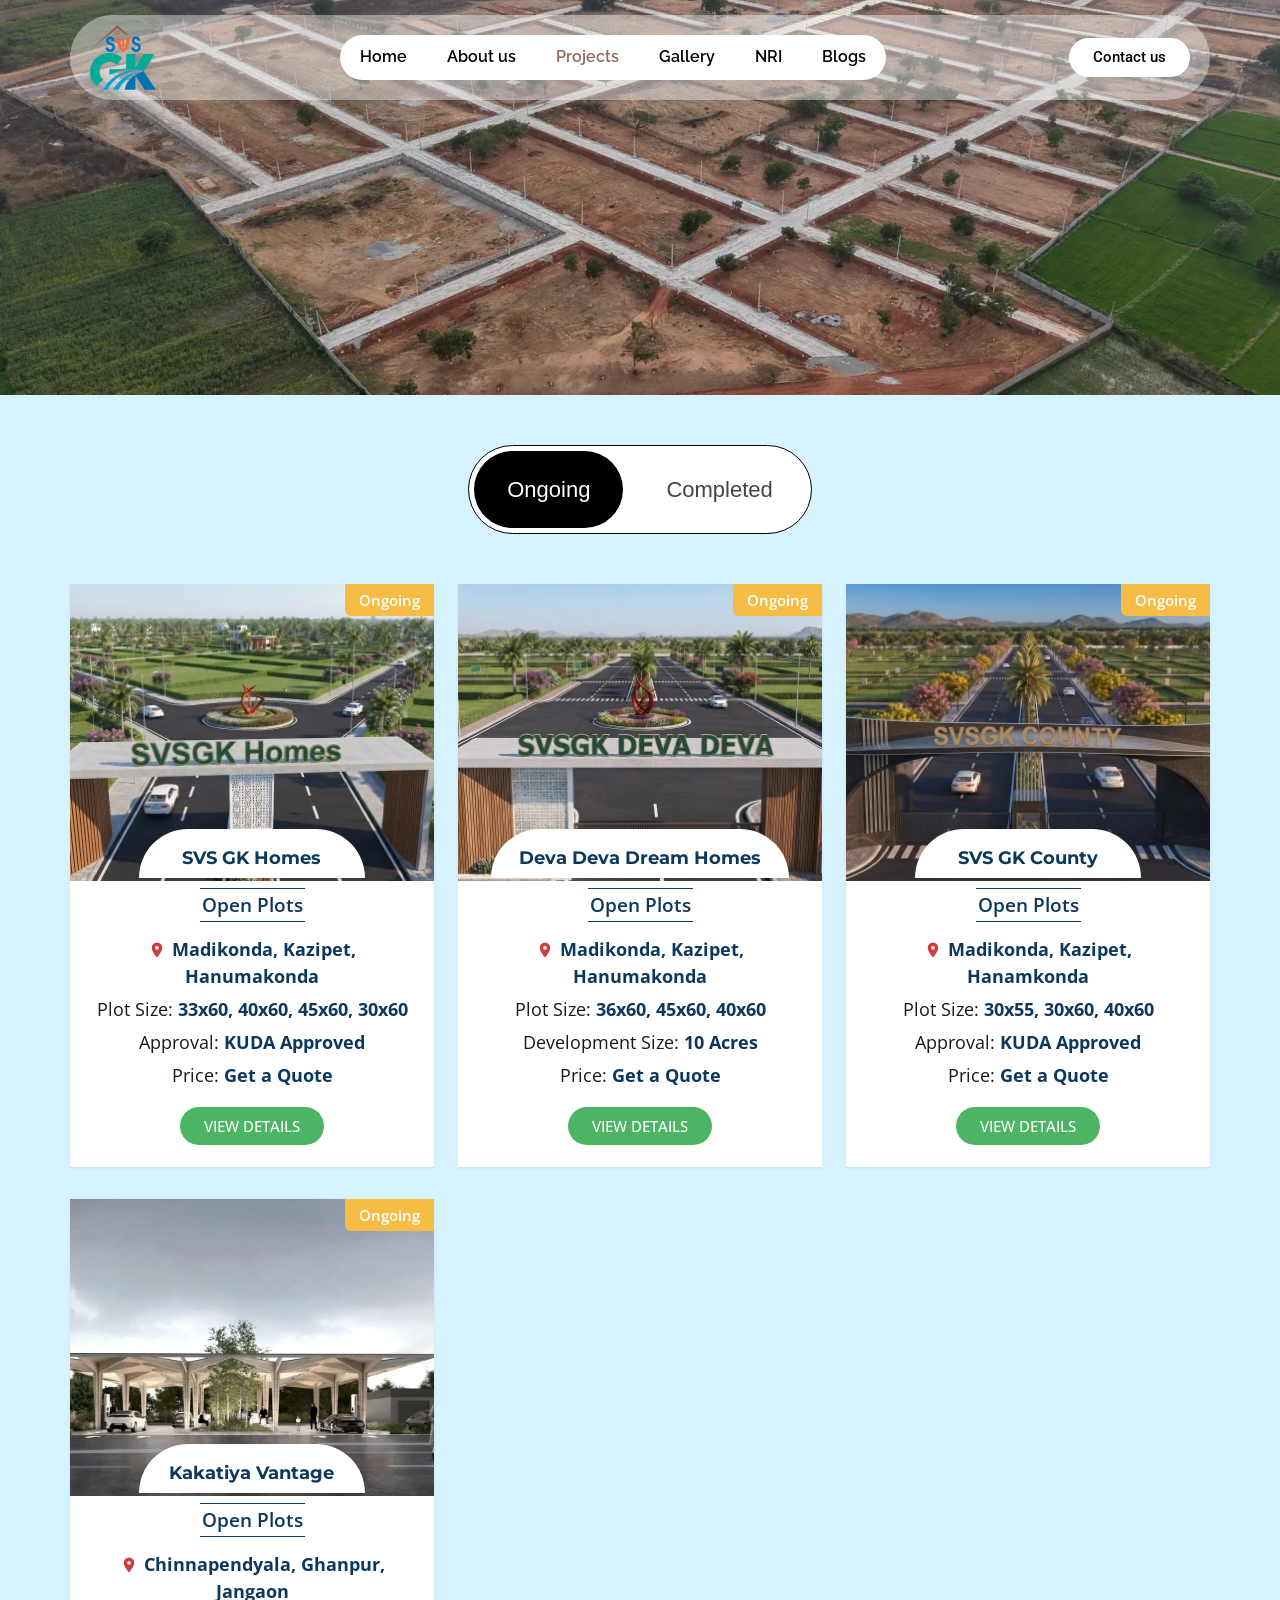
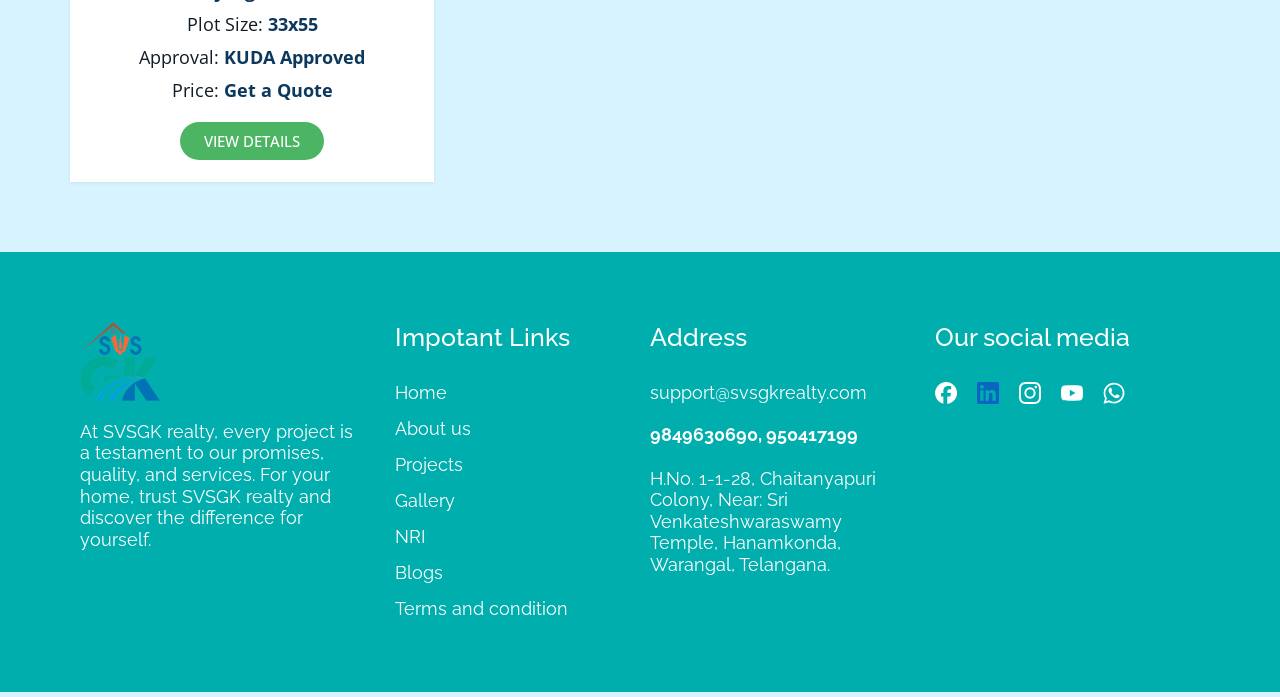
<file: index.html>
<!doctype html>
<html lang="en">
<head>
<meta charset="utf-8">
<meta name="viewport" content="width=device-width, initial-scale=1">
<title>Project - SVSGK | plots for sale in warangal</title>
<meta name="description" content="Ongoing and completed plot projects by SVSGK Realty in Warangal, Telangana.">
<link rel="icon" href="assets/svsgk-logo.png">
<link rel="preload" as="image" href="assets/hero.webp" fetchpriority="high">
<link rel="preconnect" href="https://fonts.googleapis.com">
<link rel="preconnect" href="https://fonts.gstatic.com" crossorigin>
<link href="https://fonts.googleapis.com/css2?family=Raleway:wght@400;500;600&family=Roboto:wght@500&family=Montserrat:wght@600;700&family=Open+Sans:wght@400;500;600;700&display=swap" rel="stylesheet">
<style>
:root{--sky:#D6F3FF;--teal:#00AEAE;--roof:#8F665E}
*{box-sizing:border-box;margin:0;padding:0}
body{font-family:-apple-system,BlinkMacSystemFont,"Segoe UI",Roboto,Arial,sans-serif;background:var(--sky);color:#333;line-height:1.5;-webkit-font-smoothing:antialiased;overflow-x:hidden}
a{color:inherit;text-decoration:none}
img{display:block;max-width:100%}
.box{width:min(1140px,100% - 32px);margin-inline:auto}

/* hero */
.hero{position:relative;min-height:400px;margin-top:-5px;background:url(assets/hero.webp) center/cover no-repeat}
header{position:absolute;inset:20px 0 auto;padding:0 10px;z-index:10}
header .box{display:flex;align-items:center;justify-content:space-between;background:rgba(255,255,255,.4);border-radius:50px;padding:10px 20px}
.logo img{width:66px;height:auto}
.nav{display:flex;background:#fff;border-radius:50px;list-style:none;margin:10px 0}
.nav a{display:block;padding:13px 20px;font-family:Raleway,sans-serif;font-size:16px;font-weight:600;line-height:18.78px;color:#000;transition:color .2s}
.nav a:hover,.nav a.on{color:var(--roof)}
.cta{background:#fff;color:#000;font-family:Roboto,sans-serif;font-size:15px;font-weight:500;line-height:15px;padding:12px 24px;border-radius:30px}
.nav .mx,.nav .mc{display:none}
.burger{display:none;background:#fff;border:0;border-radius:50px;padding:12px 14px;cursor:pointer}
.burger i{display:block;width:22px;height:2px;background:#000;box-shadow:0 -7px 0 #000,0 7px 0 #000}

/* tabs */
.tabs{display:flex;justify-content:center;padding:50px 0 10px}
.tabs ul{display:flex;list-style:none;background:#fff;border:1px solid #000;border-radius:60px;padding:5px}
.tabs li{font-family:Arial,sans-serif;font-size:22px;line-height:33px;padding:22px 33px;border-radius:50px;margin-right:10px;color:#444;background:#fff;cursor:pointer;transition:background .25s,color .25s}
.tabs li:last-child{margin-right:0}
.tabs li.active{background:#000;color:#fff}
.panel{display:none}
.panel.active{display:block}


/* project grid cards */
.pgrid{display:grid;grid-template-columns:repeat(3,1fr);gap:32px 24px;padding:40px 0 60px}
.rc{background:#fff;display:flex;flex-direction:column;text-align:center;font-family:"Open Sans",sans-serif;box-shadow:0 1px 3px rgba(0,0,0,.08);transition:box-shadow .3s}
.rc:hover{box-shadow:0 18px 40px -20px rgba(12,56,93,.45)}
.rc .im{position:relative;height:297px;overflow:hidden}
.rc .im img{width:100%;height:100%;object-fit:cover;transition:transform .6s}
.rc:hover .im img{transform:scale(1.04)}
.rc .badge{position:absolute;top:0;right:0;background:#F7BC45;color:#fff;font-size:15px;font-weight:600;line-height:22px;padding:5px 14px;border-radius:0 0 0 6px}
.rc .bub{position:relative;margin:-52px auto 0;background:#fff;border-radius:999px 999px 0 0;padding:18px 28px 8px;font-family:Montserrat,sans-serif;font-weight:700;font-size:18px;line-height:1.25;color:#0C385D;min-width:62%;max-width:86%}
.rc .bd{padding:10px 18px 22px;display:flex;flex-direction:column;align-items:center;gap:6px;flex:1}
.rc .cfg{font-weight:600;font-size:19px;color:#0C385D;border-top:1.5px solid #0C385D;border-bottom:1.5px solid #0C385D;padding:2px 2px;margin-bottom:8px}
.rc .ln{font-size:18px;line-height:27px;color:#0F1B24}
.rc .ln b{color:#0C385D;font-weight:700}
.rc .ln svg{width:18px;height:18px;display:inline-block;vertical-align:-3px;margin-right:6px;fill:#D23B3B}
.rc .vd{margin-top:12px;background:#4CB563;color:#fff;font-size:15px;font-weight:500;line-height:20px;text-transform:uppercase;padding:9px 24px;border-radius:999px;transition:background .2s}
.rc:hover .vd{background:#3ea255}
@media(max-width:1024px){.pgrid{grid-template-columns:1fr 1fr}}
@media(max-width:640px){.pgrid{grid-template-columns:1fr;gap:20px}.rc .im{height:230px}.rc .ln{font-size:16px;line-height:24px}}

/* footer */
footer{background:var(--teal);color:#fff;font-family:Raleway,sans-serif;margin-top:10px}
.ft{display:grid;grid-template-columns:285px 255px 285px 1fr;padding:60px 0 70px}
.ft>div{padding:10px 0 0 40px;display:flex;flex-direction:column;gap:20px}
.ft>div:first-child{padding-left:10px}
.ft h3{font-size:25px;font-weight:500;line-height:30px}
.ft p,.ft a,.ft address{font-size:18px;font-weight:400;font-style:normal;line-height:1.2}
.ft-logo img{width:80px}
.ft ul{list-style:none;display:grid;gap:12px;margin-top:10px}
.ft b a{font-weight:700}
.social{display:flex;gap:20px;margin-top:10px}
.social svg{width:22px;height:22px;fill:#fff}
.social a.li svg{fill:#0A66C2}

@media(max-width:1024px){
  .cta{display:none}
  /* mobile header: transparent bar, logo + staggered burger, full-screen slide-in menu */
  header{inset:0 0 auto;padding:12px 10px 28px;background:none}
  header .box{background:none;padding:6px 4px}
  .burger{display:block;background:none;border:0;padding:14px 6px}
  .burger i{position:relative;display:block;width:26px;height:3px;border-radius:3px;background:#000;box-shadow:none}
  .burger i::before,.burger i::after{content:"";position:absolute;left:0;height:3px;border-radius:3px;background:#000}
  .burger i::before{top:-8px;width:30px}
  .burger i::after{top:8px;width:19px}
  .nav{display:flex;flex-direction:column;position:fixed;top:0;right:0;bottom:0;left:auto;width:min(320px,82vw);z-index:60;margin:0;border-radius:0;background:#DCF0FC;padding:76px 8px 32px;box-shadow:-12px 0 32px rgba(0,0,0,.18);overflow-y:auto;transform:translateX(100%);visibility:hidden;transition:transform .4s cubic-bezier(.2,.8,.2,1),visibility 0s .4s}
  .nav.open{transform:none;visibility:visible;transition:transform .4s cubic-bezier(.2,.8,.2,1)}
  .nav a{font-size:20px;font-weight:500;line-height:24px;padding:12px 32px}
  .nav .mx{display:block;position:absolute;top:16px;right:16px}
  .nav .mx button{width:44px;height:44px;font-size:24px;line-height:1;color:#8F665E;background:none;border:0;cursor:pointer}
  .nav .mc{display:block;align-self:center;margin-top:28px}
  .nav .mc a{background:#fff;border-radius:40px;padding:16px 32px;color:#000}
  body.nav-open{overflow:hidden}
  body.nav-open header{z-index:70}
  header::after{content:"";position:fixed;inset:0;z-index:-1;background:rgba(0,0,0,.45);opacity:0;pointer-events:none;transition:opacity .35s}
  body.nav-open header::after{opacity:1;pointer-events:auto}
  .ft{grid-template-columns:1fr 1fr;gap:30px 0}
}
@media(max-width:600px){
  .hero{min-height:260px}
  header .box{padding:8px 14px}
  .logo img{width:52px}
  .tabs{padding-top:36px}
  .tabs li{font-size:18px;padding:14px 24px}
  .ft{grid-template-columns:1fr}
  .ft>div{padding-left:10px}
}
</style>
</head>
<body>

<section class="hero">
  <header>
    <div class="box">
      <a href="https://svsgkrealty.com/" class="logo" aria-label="SVSGK Realty home"><img src="assets/svsgk-logo.webp" alt="SVSGK Realty" width="66" height="65"></a>
      <ul class="nav" id="nav">
        <li class="mx"><button type="button" data-navclose aria-label="Close menu">&#x2715;</button></li>
        <li><a href="https://svsgkrealty.com/">Home</a></li>
        <li><a href="https://svsgkrealty.com/about-us/">About us</a></li>
        <li><a href="https://svsgkrealty.com/project/" class="on">Projects</a></li>
        <li><a href="https://svsgkrealty.com/gallery/">Gallery</a></li>
        <li><a href="https://nri.svsgkrealty.com/">NRI</a></li>
        <li><a href="https://svsgkrealty.com/blogs/">Blogs</a></li>
        <li class="mc"><a href="https://wa.me/919849630690" target="_blank" rel="noopener">Contact Us</a></li>
      </ul>
      <a href="https://wa.me/919849630690" class="cta" target="_blank" rel="noopener">Contact us</a>
      <button class="burger" id="burger" aria-label="Open menu"><i></i></button>
    </div>
  </header>
</section>

<main class="box">
  <div class="tabs">
    <ul role="tablist">
      <li role="tab" id="ongoing" class="active" aria-selected="true" aria-controls="ongoing-tab" tabindex="0">Ongoing</li>
      <li role="tab" id="completed" aria-selected="false" aria-controls="completed-tab" tabindex="-1">Completed</li>
    </ul>
  </div>

  <div class="panel active" id="ongoing-tab" role="tabpanel" aria-labelledby="ongoing">
    <div class="pgrid">
<!-- cards:start -->
<a class="rc" href="svs-gk-homes/"><div class="im"><img src="assets/p/svs-gk-homes/main.webp" alt="SVS GK Homes" loading="lazy"><span class="badge">Ongoing</span></div>
<div class="bub">SVS GK Homes</div><div class="bd"><span class="cfg">Open Plots</span>
<span class="ln"><svg viewBox="0 0 24 24"><path d="M12 2a7 7 0 0 0-7 7c0 5.3 7 13 7 13s7-7.7 7-13a7 7 0 0 0-7-7zm0 9.5A2.5 2.5 0 1 1 12 6.5a2.5 2.5 0 0 1 0 5z"/></svg><b>Madikonda, Kazipet, Hanumakonda</b></span>
<span class="ln">Plot Size: <b>33x60, 40x60, 45x60, 30x60</b></span>
<span class="ln">Approval: <b>KUDA Approved</b></span>
<span class="ln">Price: <b>Get a Quote</b></span><span class="vd">View details</span></div></a>
<a class="rc" href="deva-deva-dream-homes/"><div class="im"><img src="assets/p/deva-deva-dream-homes/main.webp" alt="Deva Deva Dream Homes" loading="lazy"><span class="badge">Ongoing</span></div>
<div class="bub">Deva Deva Dream Homes</div><div class="bd"><span class="cfg">Open Plots</span>
<span class="ln"><svg viewBox="0 0 24 24"><path d="M12 2a7 7 0 0 0-7 7c0 5.3 7 13 7 13s7-7.7 7-13a7 7 0 0 0-7-7zm0 9.5A2.5 2.5 0 1 1 12 6.5a2.5 2.5 0 0 1 0 5z"/></svg><b>Madikonda, Kazipet, Hanumakonda</b></span>
<span class="ln">Plot Size: <b>36x60, 45x60, 40x60</b></span>
<span class="ln">Development Size: <b>10 Acres</b></span>
<span class="ln">Price: <b>Get a Quote</b></span><span class="vd">View details</span></div></a>
<a class="rc" href="svs-gk-county/"><div class="im"><img src="assets/p/svs-gk-county/main.webp" alt="SVS GK County" loading="lazy"><span class="badge">Ongoing</span></div>
<div class="bub">SVS GK County</div><div class="bd"><span class="cfg">Open Plots</span>
<span class="ln"><svg viewBox="0 0 24 24"><path d="M12 2a7 7 0 0 0-7 7c0 5.3 7 13 7 13s7-7.7 7-13a7 7 0 0 0-7-7zm0 9.5A2.5 2.5 0 1 1 12 6.5a2.5 2.5 0 0 1 0 5z"/></svg><b>Madikonda, Kazipet, Hanamkonda</b></span>
<span class="ln">Plot Size: <b>30x55, 30x60, 40x60</b></span>
<span class="ln">Approval: <b>KUDA Approved</b></span>
<span class="ln">Price: <b>Get a Quote</b></span><span class="vd">View details</span></div></a>
<a class="rc" href="kakatiya-vantage/"><div class="im"><img src="assets/p/kakatiya-vantage/hero.webp" alt="Kakatiya Vantage" loading="lazy"><span class="badge">Ongoing</span></div>
<div class="bub">Kakatiya Vantage</div><div class="bd"><span class="cfg">Open Plots</span>
<span class="ln"><svg viewBox="0 0 24 24"><path d="M12 2a7 7 0 0 0-7 7c0 5.3 7 13 7 13s7-7.7 7-13a7 7 0 0 0-7-7zm0 9.5A2.5 2.5 0 1 1 12 6.5a2.5 2.5 0 0 1 0 5z"/></svg><b>Chinnapendyala, Ghanpur, Jangaon</b></span>
<span class="ln">Plot Size: <b>33x55</b></span>
<span class="ln">Approval: <b>KUDA Approved</b></span>
<span class="ln">Price: <b>Get a Quote</b></span><span class="vd">View details</span></div></a>
<!-- cards:end -->
    </div>
  </div>

  <div class="panel" id="completed-tab" role="tabpanel" aria-labelledby="completed">
    <!-- add completed projects here -->
  </div>
</main>

<footer>
  <div class="box ft">
    <div>
      <a href="https://svsgkrealty.com/" class="ft-logo" aria-label="SVSGK Realty"><img src="assets/svsgk-logo.webp" alt="SVSGK Realty" loading="lazy"></a>
      <p>At SVSGK realty, every project is a testament to our promises, quality, and services. For your home, trust SVSGK realty and discover the difference for yourself.</p>
    </div>
    <div>
      <h3>Impotant Links</h3>
      <ul>
        <li><a href="https://svsgkrealty.com/">Home</a></li>
        <li><a href="https://svsgkrealty.com/about-us/">About us</a></li>
        <li><a href="https://svsgkrealty.com/project/">Projects</a></li>
        <li><a href="https://svsgkrealty.com/gallery/">Gallery</a></li>
        <li><a href="https://nri.svsgkrealty.com/">NRI</a></li>
        <li><a href="https://svsgkrealty.com/blogs/">Blogs</a></li>
        <li><a href="https://svsgkrealty.com/terms-and-condition/">Terms and condition</a></li>
      </ul>
    </div>
    <div>
      <h3>Address</h3>
      <a href="mailto:support@svsgkrealty.com" style="margin-top:10px">support@svsgkrealty.com</a>
      <b><a href="tel:+919849630690">9849630690, 950417199</a></b>
      <address>H.No. 1-1-28, Chaitanyapuri Colony, Near: Sri Venkateshwaraswamy Temple, Hanamkonda, Warangal, Telangana.</address>
    </div>
    <div>
      <h3>Our social media</h3>
      <div class="social">
        <a href="https://www.facebook.com/profile.php?id=61561106980623" target="_blank" rel="noopener" aria-label="Facebook"><svg viewBox="0 0 24 24"><path d="M9.1 23.7v-8H6.6V12h2.5v-1.6c0-4.1 1.9-6 5.9-6 .8 0 2.1.2 2.6.3v3.4c-.3 0-.8-.1-1.4-.1-2 0-2.7.7-2.7 2.7V12h3.9l-.7 3.7h-3.3V24A12 12 0 1 0 9.1 23.7z"/></svg></a>
        <a class="li" href="https://www.linkedin.com/company/svsgk-realty/" target="_blank" rel="noopener" aria-label="LinkedIn"><svg viewBox="0 0 24 24"><path d="M20.447 20.452h-3.554v-5.569c0-1.328-.027-3.037-1.852-3.037-1.853 0-2.136 1.445-2.136 2.939v5.667H9.351V9h3.414v1.561h.046c.477-.9 1.637-1.85 3.37-1.85 3.601 0 4.267 2.37 4.267 5.455v6.286zM5.337 7.433a2.062 2.062 0 1 1 0-4.125 2.062 2.062 0 0 1 0 4.125zm1.782 13.019H3.555V9h3.564v11.452zM22.225 0H1.771C.792 0 0 .774 0 1.729v20.542C0 23.227.792 24 1.771 24h20.451C23.2 24 24 23.227 24 22.271V1.729C24 .774 23.2 0 22.222 0h.003z"/></svg></a>
        <a href="https://www.instagram.com/svsgkrealty/" target="_blank" rel="noopener" aria-label="Instagram"><svg viewBox="0 0 24 24"><path d="M12 2.16c3.2 0 3.58.01 4.85.07 3.25.15 4.77 1.69 4.92 4.92.06 1.27.07 1.65.07 4.85s-.01 3.58-.07 4.85c-.15 3.23-1.66 4.77-4.92 4.92-1.27.06-1.65.07-4.85.07s-3.58-.01-4.85-.07c-3.26-.15-4.77-1.7-4.92-4.92C2.17 15.58 2.16 15.2 2.16 12s.01-3.58.07-4.85C2.38 3.92 3.9 2.38 7.15 2.23 8.42 2.17 8.8 2.16 12 2.16zM12 0C8.74 0 8.33.01 7.05.07 2.7.27.27 2.69.07 7.05.01 8.33 0 8.74 0 12s.01 3.67.07 4.95c.2 4.36 2.62 6.78 6.98 6.98C8.33 23.99 8.74 24 12 24s3.67-.01 4.95-.07c4.35-.2 6.78-2.62 6.98-6.98.06-1.28.07-1.69.07-4.95s-.01-3.67-.07-4.95c-.2-4.35-2.62-6.78-6.98-6.98C15.67.01 15.26 0 12 0zm0 5.84a6.16 6.16 0 1 0 0 12.32 6.16 6.16 0 0 0 0-12.32zM12 16a4 4 0 1 1 0-8 4 4 0 0 1 0 8zm6.4-11.85a1.44 1.44 0 1 0 0 2.88 1.44 1.44 0 0 0 0-2.88z"/></svg></a>
        <a href="https://www.youtube.com/" target="_blank" rel="noopener" aria-label="YouTube"><svg viewBox="0 0 24 24"><path d="M23.5 6.2a3 3 0 0 0-2.1-2.1C19.5 3.6 12 3.6 12 3.6s-7.5 0-9.4.5A3 3 0 0 0 .5 6.2 31 31 0 0 0 0 12a31 31 0 0 0 .5 5.8 3 3 0 0 0 2.1 2.1c1.9.5 9.4.5 9.4.5s7.5 0 9.4-.5a3 3 0 0 0 2.1-2.1A31 31 0 0 0 24 12a31 31 0 0 0-.5-5.8zM9.6 15.6V8.4l6.2 3.6-6.2 3.6z"/></svg></a>
        <a href="https://wa.me/919849630690" target="_blank" rel="noopener" aria-label="WhatsApp"><svg viewBox="0 0 24 24"><path d="M17.47 14.38c-.3-.15-1.76-.87-2.03-.97-.27-.1-.47-.15-.67.15-.2.3-.77.97-.94 1.17-.17.2-.35.22-.65.07-.3-.15-1.26-.46-2.4-1.48-.89-.79-1.49-1.77-1.66-2.07-.17-.3-.02-.46.13-.61.13-.13.3-.35.45-.52.15-.17.2-.3.3-.5.1-.2.05-.37-.02-.52-.08-.15-.67-1.61-.92-2.21-.24-.58-.49-.5-.67-.51h-.57c-.2 0-.52.07-.79.37-.27.3-1.04 1.02-1.04 2.48s1.07 2.88 1.21 3.08c.15.2 2.1 3.2 5.08 4.49.71.31 1.26.49 1.69.63.71.23 1.36.19 1.87.12.57-.09 1.76-.72 2.01-1.41.25-.69.25-1.29.17-1.41-.07-.12-.27-.2-.57-.35zM12.05 21.5h-.01a9.4 9.4 0 0 1-4.8-1.31l-.34-.2-3.57.94.95-3.48-.22-.36a9.43 9.43 0 1 1 7.99 4.41zm8.03-17.46A11.32 11.32 0 0 0 12.05.72 11.37 11.37 0 0 0 2.2 17.77L.6 23.6l5.96-1.56a11.35 11.35 0 0 0 5.48 1.4h.01c6.27 0 11.37-5.1 11.37-11.37 0-3.04-1.18-5.89-3.34-8.04z"/></svg></a>
      </div>
    </div>
  </div>
</footer>

<script>
const tabs=document.querySelectorAll('[role=tab]');
tabs.forEach(t=>t.addEventListener('click',()=>{
  tabs.forEach(x=>{const on=x===t;x.classList.toggle('active',on);x.setAttribute('aria-selected',on);x.tabIndex=on?0:-1;document.getElementById(x.getAttribute('aria-controls')).classList.toggle('active',on);});
}));
tabs.forEach(t=>t.addEventListener('keydown',e=>{if(e.key==='Enter'||e.key===' '){e.preventDefault();t.click();}}));
const burger=document.getElementById('burger'),nav=document.getElementById('nav');
const setMenu=on=>{nav.classList.toggle('open',on);document.body.classList.toggle('nav-open',on);burger.setAttribute('aria-expanded',on);};
burger.addEventListener('click',()=>setMenu(!nav.classList.contains('open')));
nav.querySelectorAll('a,[data-navclose]').forEach(a=>a.addEventListener('click',()=>setMenu(false)));
addEventListener('keydown',e=>{if(e.key==='Escape')setMenu(false);});
document.addEventListener('click',e=>{if(nav.classList.contains('open')&&!nav.contains(e.target)&&!burger.contains(e.target)){e.preventDefault();setMenu(false);}});
</script>
</body>
</html>
</file>
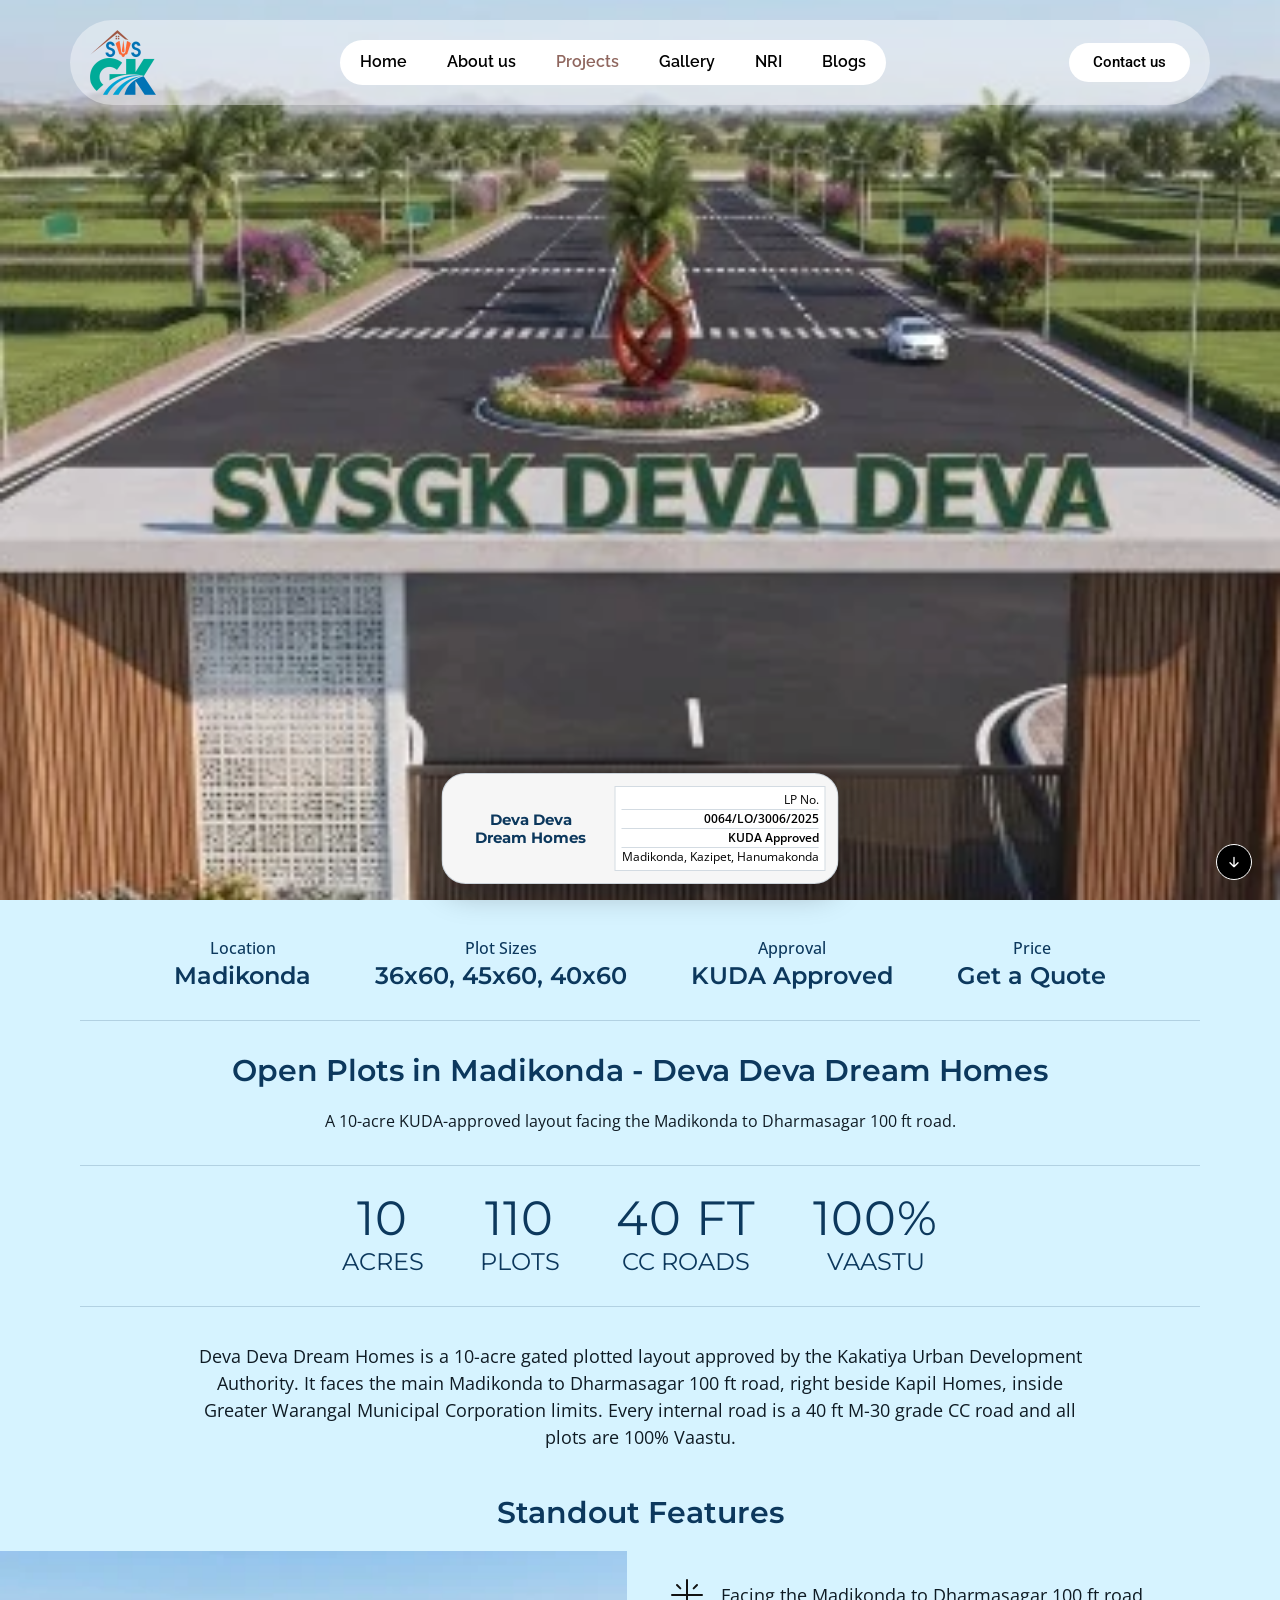
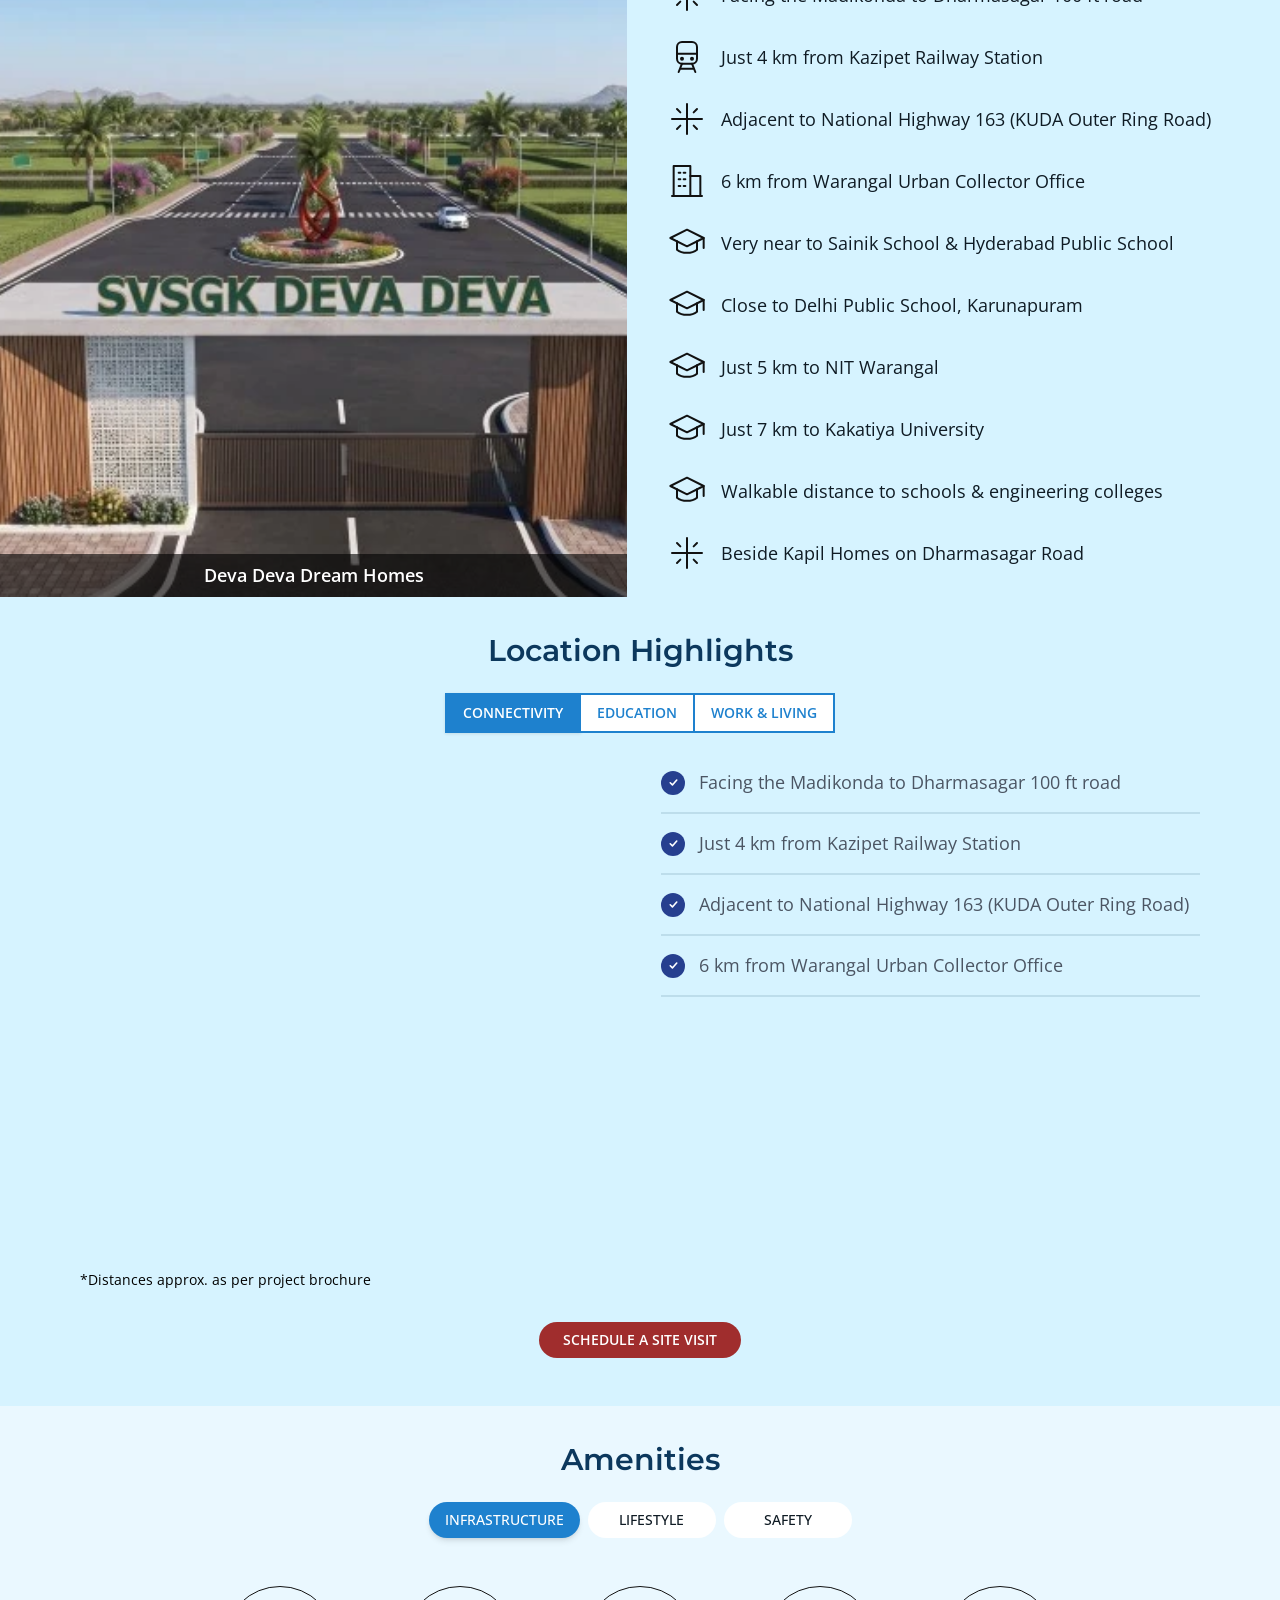
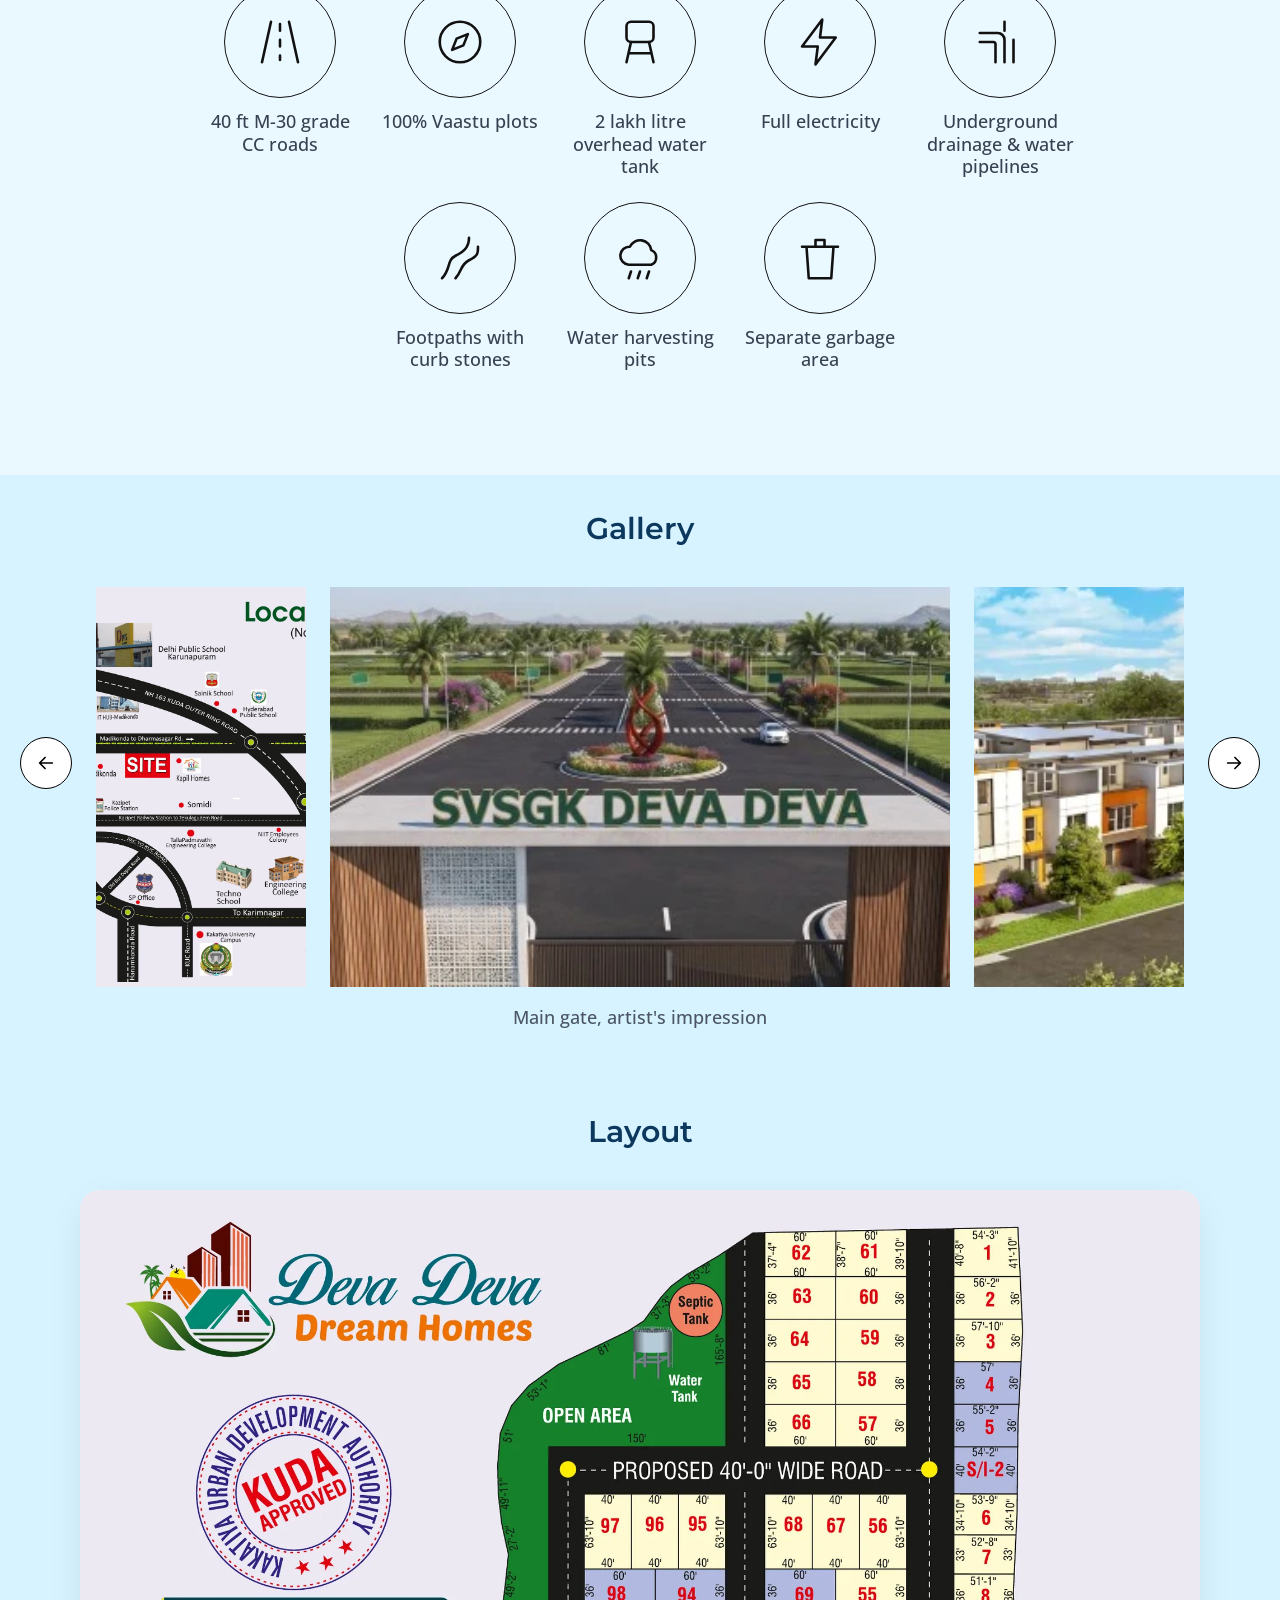
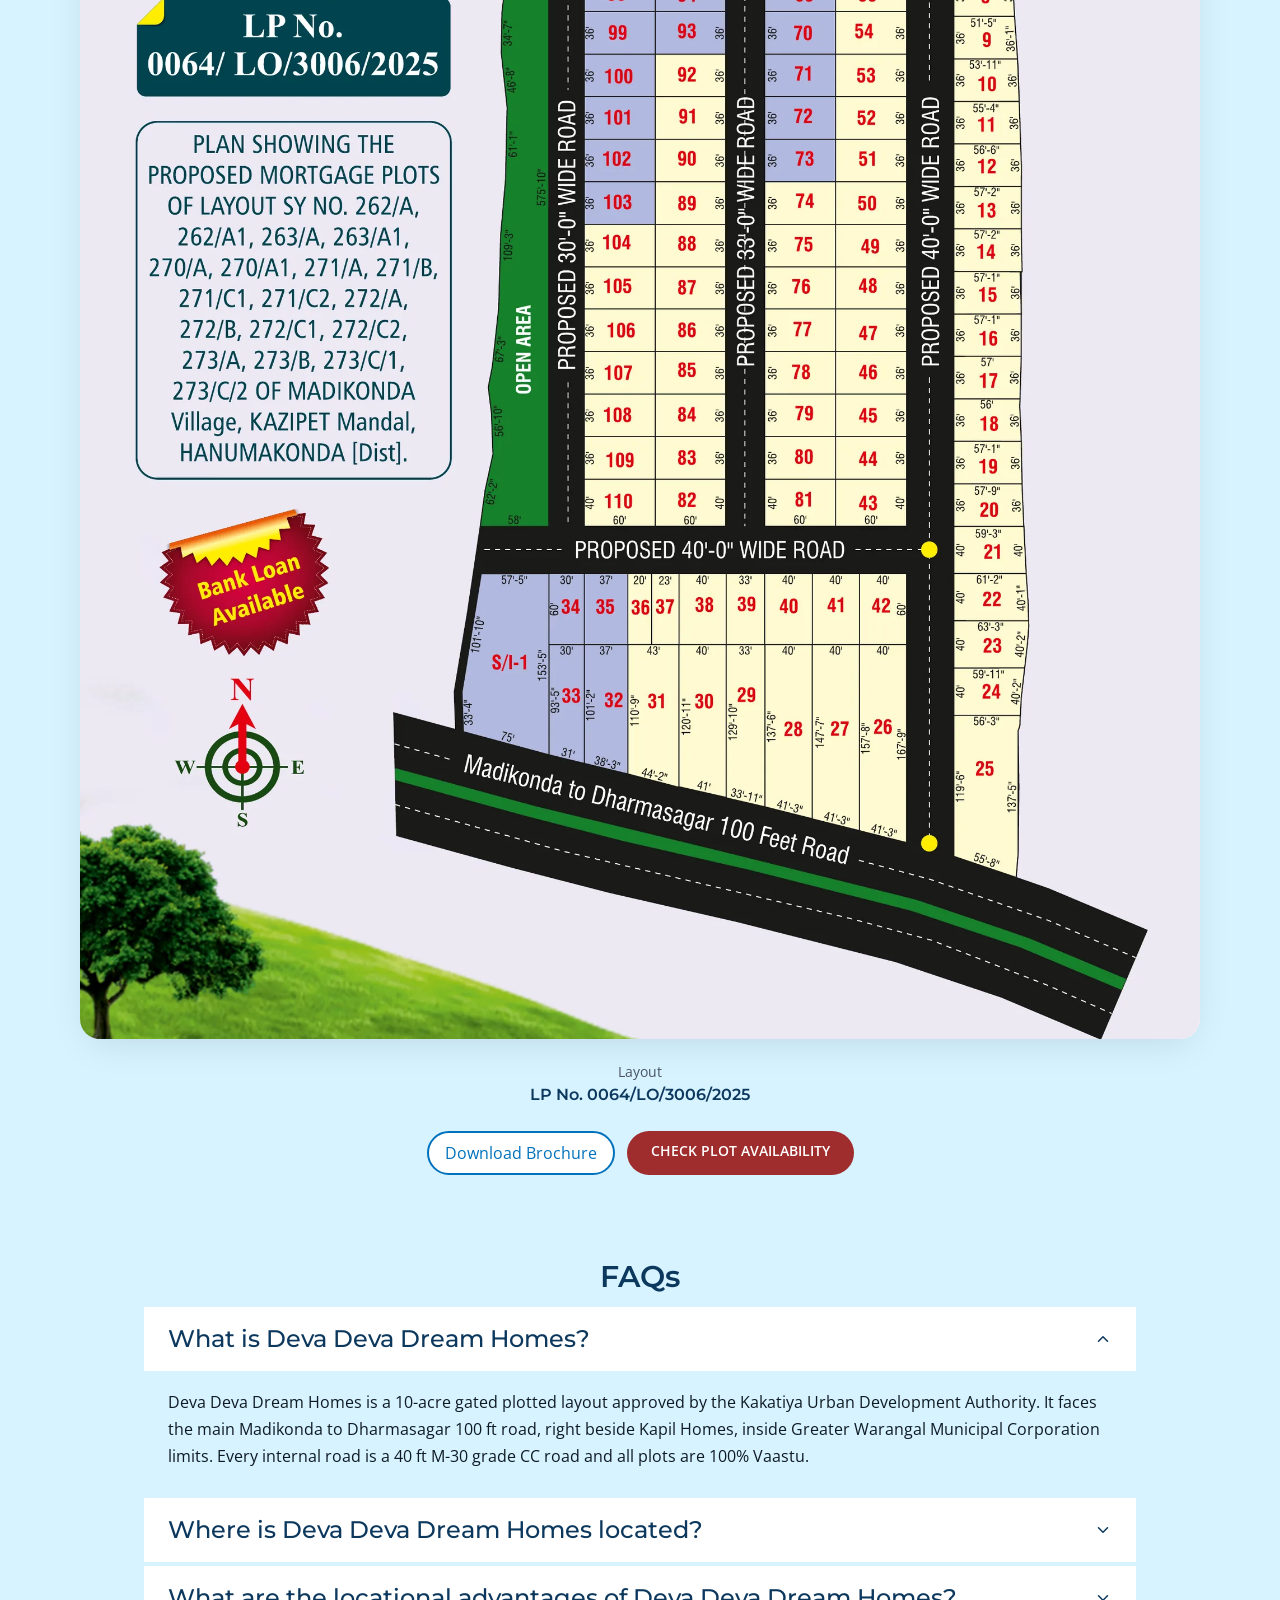
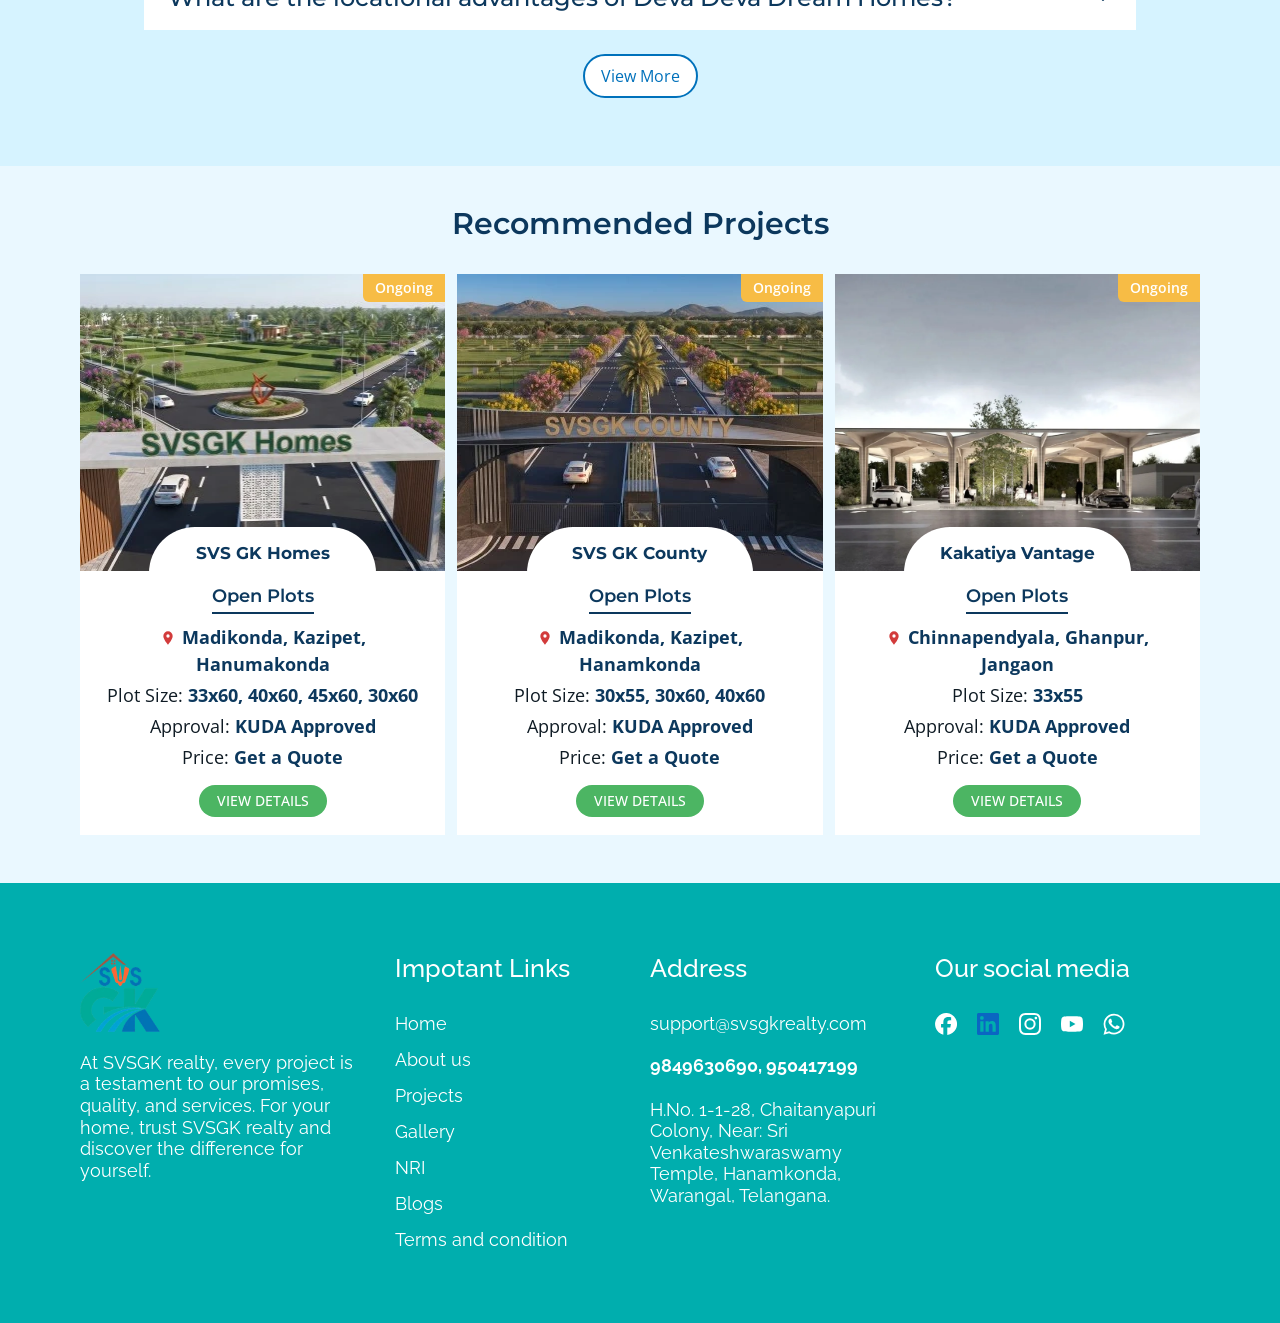
<file: deva-deva-dream-homes/index.html>
<!doctype html>
<html lang="en">
<head>
<meta charset="utf-8">
<meta name="viewport" content="width=device-width, initial-scale=1">
<title>Deva Deva Dream Homes | Open Plots for Sale in Madikonda | SVSGK Realty</title>
<meta name="description" content="10 acres on the Madikonda to Dharmasagar 100 ft road, beside Kapil Homes. KUDA approved, LP No. 0064/LO/3006/2025. Plot sizes 36x60, 45x60 and 40x60.">
<meta name="theme-color" content="#0C385D">
<link rel="icon" href="../assets/svsgk-logo.png">
<link rel="preload" as="image" href="../assets/p/deva-deva-dream-homes/main.webp" fetchpriority="high">
<link rel="preconnect" href="https://fonts.googleapis.com">
<link rel="preconnect" href="https://fonts.gstatic.com" crossorigin>
<link href="https://fonts.googleapis.com/css2?family=Montserrat:wght@400;500;600;700&family=Open+Sans:wght@400;500;600;700&family=Raleway:wght@500;600&family=Roboto:wght@500&display=swap" rel="stylesheet">
<link rel="stylesheet" href="../assets/project.css?v=1a4e3c49">
<script type="application/ld+json">{"@context": "https://schema.org", "@type": "Residence", "name": "Deva Deva Dream Homes", "description": "Deva Deva Dream Homes is a 10-acre gated plotted layout approved by the Kakatiya Urban Development Authority. It faces the main Madikonda to Dharmasagar 100 ft road, right beside Kapil Homes, inside Greater Warangal Municipal Corporation limits. Every internal road is a 40 ft M-30 grade CC road and all plots are 100% Vaastu.", "address": {"@type": "PostalAddress", "addressLocality": "Madikonda, Kazipet, Hanumakonda", "addressRegion": "Telangana", "addressCountry": "IN"}}</script>
</head>
<body>



<section class="hero" id="top" style="background-image:url('../assets/p/deva-deva-dream-homes/main.webp')" aria-label="Deva Deva Dream Homes">
  <header>
    <div class="box">
      <a href="https://svsgkrealty.com/" class="logo" aria-label="SVSGK Realty home"><img src="../assets/svsgk-logo.webp" alt="SVSGK Realty" width="66" height="65"></a>
      <ul class="nav" id="menu">
        <li class="mx"><button type="button" data-navclose aria-label="Close menu">&#x2715;</button></li>
        <li><a href="https://svsgkrealty.com/">Home</a></li>
        <li><a href="https://svsgkrealty.com/about-us/">About us</a></li>
        <li><a href="../" class="on">Projects</a></li>
        <li><a href="https://svsgkrealty.com/gallery/">Gallery</a></li>
        <li><a href="https://nri.svsgkrealty.com/">NRI</a></li>
        <li><a href="https://svsgkrealty.com/blogs/">Blogs</a></li>
        <li class="mc"><a href="#" data-enq>Contact Us</a></li>
      </ul>
      <a href="#" class="cta" data-enq>Contact us</a>
      <button class="burger" id="burger" aria-label="Open menu" aria-expanded="false"><i></i></button>
    </div>
  </header>
  <div class="permit"><div class="pl">Deva Deva Dream Homes</div><div class="tbl"><small>LP No.</small><small><b>0064/LO/3006/2025</b></small><small><b>KUDA Approved</b></small><small>Madikonda, Kazipet, Hanumakonda</small></div></div>
  <a href="#overview" class="down" aria-label="Scroll down"><svg viewBox="0 0 24 24"><path d="M12 5v14M6 13l6 6 6-6"/></svg></a>
</section>

<section id="overview">
  <div class="wrap">
    <div class="keys"><div><span>Location</span><h4>Madikonda</h4></div><div><span>Plot Sizes</span><h4>36x60, 45x60, 40x60</h4></div><div><span>Approval</span><h4>KUDA Approved</h4></div><div><span>Price</span><h4>Get a Quote</h4></div></div>
    <h1 class="main">Open Plots in Madikonda - Deva Deva Dream Homes</h1>
    <div class="rich">A 10-acre KUDA-approved layout facing the Madikonda to Dharmasagar 100 ft road.</div>
    <div class="nums"><div><h5>10</h5><h3>Acres</h3></div><div><h5>110</h5><h3>Plots</h3></div><div><h5>40 FT</h5><h3>CC Roads</h3></div><div><h5>100%</h5><h3>Vaastu</h3></div></div>
    <p class="blurb">Deva Deva Dream Homes is a 10-acre gated plotted layout approved by the Kakatiya Urban Development Authority. It faces the main Madikonda to Dharmasagar 100 ft road, right beside Kapil Homes, inside Greater Warangal Municipal Corporation limits. Every internal road is a 40 ft M-30 grade CC road and all plots are 100% Vaastu.</p>
  </div>
  <h2 class="heading">Standout Features</h2>
  <div class="feat">
    <div class="feat-img" style="background-image:url('../assets/p/deva-deva-dream-homes/main.webp')"><span>Deva Deva Dream Homes</span></div>
    <ul><li><svg viewBox="0 0 24 24" aria-hidden="true"><path d="M12 3v18M3 12h18M8 8l-2-2M16 8l2-2M8 16l-2 2M16 16l2 2"/></svg><p>Facing the Madikonda to Dharmasagar 100 ft road</p></li><li><svg viewBox="0 0 24 24" aria-hidden="true"><rect x="6" y="3" width="12" height="13" rx="3"/><path d="M6 10h12M9 16l-2 5M15 16l2 5M8 19h8"/><circle cx="9" cy="13" r=".6"/><circle cx="15" cy="13" r=".6"/></svg><p>Just 4 km from Kazipet Railway Station</p></li><li><svg viewBox="0 0 24 24" aria-hidden="true"><path d="M12 3v18M3 12h18M8 8l-2-2M16 8l2-2M8 16l-2 2M16 16l2 2"/></svg><p>Adjacent to National Highway 163 (KUDA Outer Ring Road)</p></li><li><svg viewBox="0 0 24 24" aria-hidden="true"><rect x="4" y="3" width="10" height="18"/><path d="M14 9h6v12h-6M7 7h1M10 7h1M7 11h1M10 11h1M7 15h1M10 15h1M3 21h18"/></svg><p>6 km from Warangal Urban Collector Office</p></li><li><svg viewBox="0 0 24 24" aria-hidden="true"><path d="M2 9l10-5 10 5-10 5z"/><path d="M6 11v5c3 2.5 9 2.5 12 0v-5M22 9v6"/></svg><p>Very near to Sainik School &amp; Hyderabad Public School</p></li><li><svg viewBox="0 0 24 24" aria-hidden="true"><path d="M2 9l10-5 10 5-10 5z"/><path d="M6 11v5c3 2.5 9 2.5 12 0v-5M22 9v6"/></svg><p>Close to Delhi Public School, Karunapuram</p></li><li><svg viewBox="0 0 24 24" aria-hidden="true"><path d="M2 9l10-5 10 5-10 5z"/><path d="M6 11v5c3 2.5 9 2.5 12 0v-5M22 9v6"/></svg><p>Just 5 km to NIT Warangal</p></li><li><svg viewBox="0 0 24 24" aria-hidden="true"><path d="M2 9l10-5 10 5-10 5z"/><path d="M6 11v5c3 2.5 9 2.5 12 0v-5M22 9v6"/></svg><p>Just 7 km to Kakatiya University</p></li><li><svg viewBox="0 0 24 24" aria-hidden="true"><path d="M2 9l10-5 10 5-10 5z"/><path d="M6 11v5c3 2.5 9 2.5 12 0v-5M22 9v6"/></svg><p>Walkable distance to schools &amp; engineering colleges</p></li><li><svg viewBox="0 0 24 24" aria-hidden="true"><path d="M12 3v18M3 12h18M8 8l-2-2M16 8l2-2M8 16l-2 2M16 16l2 2"/></svg><p>Beside Kapil Homes on Dharmasagar Road</p></li></ul>
  </div>
</section>

<section id="location" class="sec">
  <div class="wrap">
    <h2 class="heading">Location Highlights</h2>
    <div class="tabs"><div class="grp" role="tablist" id="ltabs"><button role="tab" aria-selected="true" data-k="Connectivity">Connectivity</button><button role="tab" aria-selected="false" data-k="Education">Education</button><button role="tab" aria-selected="false" data-k="Work &amp; Living">Work &amp; Living</button></div></div>
    <div class="loc">
      <div><iframe src="https://maps.google.com/maps?q=Madikonda%2C%20Kazipet%2C%20Hanamkonda%2C%20Telangana&z=13&output=embed" title="Deva Deva Dream Homes on Google Maps" loading="lazy" referrerpolicy="no-referrer-when-downgrade"></iframe><p class="eta">*Distances approx. as per project brochure</p></div>
      <ul class="checks" id="checks"><li data-k="Connectivity">Facing the Madikonda to Dharmasagar 100 ft road</li><li data-k="Connectivity">Just 4 km from Kazipet Railway Station</li><li data-k="Connectivity">Adjacent to National Highway 163 (KUDA Outer Ring Road)</li><li data-k="Connectivity">6 km from Warangal Urban Collector Office</li><li data-k="Education" hidden>Very near to Sainik School &amp; Hyderabad Public School</li><li data-k="Education" hidden>Close to Delhi Public School, Karunapuram</li><li data-k="Education" hidden>Just 5 km to NIT Warangal</li><li data-k="Education" hidden>Just 7 km to Kakatiya University</li><li data-k="Education" hidden>Walkable distance to schools &amp; engineering colleges</li><li data-k="Work &amp; Living" hidden>Beside Kapil Homes on Dharmasagar Road</li><li data-k="Work &amp; Living" hidden>Near Madikonda IT Hub</li><li data-k="Work &amp; Living" hidden>Within Greater Warangal Municipal Corporation limits</li><li data-k="Work &amp; Living" hidden>Suitable for immediate house construction</li></ul>
    </div>
    <div class="cta-row"><a class="btn-red" href="https://wa.me/919849630690?text=Hi%20SVSGK%2C%20I%27d%20like%20to%20schedule%20a%20site%20visit%20to%20Deva%20Deva%20Dream%20Homes." target="_blank" rel="noopener">Schedule a site visit</a></div>
  </div>
</section>

<section id="amenities" class="band sec">
  <div class="wrap">
    <h2 class="heading">Amenities</h2>
    <div class="am-tabs" role="tablist" id="atabs"><button role="tab" aria-selected="true" data-c="INFRASTRUCTURE">INFRASTRUCTURE</button><button role="tab" aria-selected="false" data-c="LIFESTYLE">LIFESTYLE</button><button role="tab" aria-selected="false" data-c="SAFETY">SAFETY</button></div>
    <div class="am-grid" id="agrid"><div class="am" data-c="INFRASTRUCTURE"><span class="ring"><svg viewBox="0 0 24 24" aria-hidden="true"><path d="M8 3 4 21M16 3l4 18M12 4v3M12 11v3M12 18v2"/></svg></span><p>40 ft M-30 grade CC roads</p></div><div class="am" data-c="INFRASTRUCTURE"><span class="ring"><svg viewBox="0 0 24 24" aria-hidden="true"><circle cx="12" cy="12" r="9"/><path d="M15.5 8.5l-2 5-5 2 2-5z"/></svg></span><p>100% Vaastu plots</p></div><div class="am" data-c="LIFESTYLE" hidden><span class="ring"><svg viewBox="0 0 24 24" aria-hidden="true"><path d="M12 22v-6M7 16h10l-3-4h2l-4-6-4 6h2z"/></svg></span><p>Avenue plantation with drip system</p></div><div class="am" data-c="INFRASTRUCTURE"><span class="ring"><svg viewBox="0 0 24 24" aria-hidden="true"><rect x="6" y="3" width="12" height="9" rx="2"/><path d="M8 12l-2 9M16 12l2 9M7 17h10"/></svg></span><p>2 lakh litre overhead water tank</p></div><div class="am" data-c="INFRASTRUCTURE"><span class="ring"><svg viewBox="0 0 24 24" aria-hidden="true"><path d="M13 2 4 14h7l-1 8 9-12h-7z"/></svg></span><p>Full electricity</p></div><div class="am" data-c="LIFESTYLE" hidden><span class="ring"><svg viewBox="0 0 24 24" aria-hidden="true"><circle cx="13" cy="4" r="2"/><path d="M10 22l2-7 3 3v4M8 12l3-4 4 3 3 1M12 15l-2-4"/></svg></span><p>Walking track</p></div><div class="am" data-c="LIFESTYLE" hidden><span class="ring"><svg viewBox="0 0 24 24" aria-hidden="true"><circle cx="12" cy="5" r="2.2"/><path d="M5 10h14M12 10v5M9 22l3-7 3 7"/></svg></span><p>Children&#x27;s gaming zone</p></div><div class="am" data-c="LIFESTYLE" hidden><span class="ring"><svg viewBox="0 0 24 24" aria-hidden="true"><circle cx="12" cy="9" r="2.5"/><path d="M12 6.5V3M14.5 9H18M12 11.5V14M9.5 9H6M12 14v8M12 18c-2.5 0-4-1.5-4-3.5M12 18c2.5 0 4-1.5 4-3.5"/></svg></span><p>Parks, lawns &amp; flower plantation</p></div><div class="am" data-c="INFRASTRUCTURE"><span class="ring"><svg viewBox="0 0 24 24" aria-hidden="true"><path d="M3 8h8a3 3 0 0 1 3 3v10M3 12h6a1 1 0 0 1 1 1v8M14 3v4M18 21V11"/></svg></span><p>Underground drainage &amp; water pipelines</p></div><div class="am" data-c="SAFETY" hidden><span class="ring"><svg viewBox="0 0 24 24" aria-hidden="true"><path d="M3 21V9a9 9 0 0 1 18 0v12M7 21v-9M12 21v-9M17 21v-9"/></svg></span><p>Elevated main gate with arch</p></div><div class="am" data-c="SAFETY" hidden><span class="ring"><svg viewBox="0 0 24 24" aria-hidden="true"><path d="M12 3l8 3v6c0 5-3.5 8-8 9-4.5-1-8-4-8-9V6z"/><circle cx="12" cy="11" r="2.5"/></svg></span><p>24 hrs security &amp; solar fencing</p></div><div class="am" data-c="INFRASTRUCTURE"><span class="ring"><svg viewBox="0 0 24 24" aria-hidden="true"><path d="M4 21c4-4 2-8 6-10s6-4 6-8M10 21c3-3 2-6 6-8s4-3 4-6"/></svg></span><p>Footpaths with curb stones</p></div><div class="am" data-c="INFRASTRUCTURE"><span class="ring"><svg viewBox="0 0 24 24" aria-hidden="true"><path d="M7 15a4 4 0 0 1 .5-8 5 5 0 0 1 9.5 1.5A3.5 3.5 0 0 1 17 15z"/><path d="M8 18l-1 3M12 18l-1 3M16 18l-1 3"/></svg></span><p>Water harvesting pits</p></div><div class="am" data-c="INFRASTRUCTURE"><span class="ring"><svg viewBox="0 0 24 24" aria-hidden="true"><path d="M4 7h16M10 7V4h4v3M6 7l1 14h10l1-14"/></svg></span><p>Separate garbage area</p></div></div>
  </div>
</section>

<section id="gallery" class="gal">
  <h2 class="heading" style="padding-top:36px;margin-bottom:20px">Gallery</h2>
  <div style="position:relative">
    <button class="arr l" data-dir="-1" aria-label="Previous"><svg viewBox="0 0 24 24"><path d="M19 12H5M11 6l-6 6 6 6"/></svg></button>
    <div class="gal-track" id="gal"><figure data-full="../assets/p/deva-deva-dream-homes/main.webp" data-cap="Main gate, artist&#x27;s impression"><img src="../assets/p/deva-deva-dream-homes/main.webp" alt="Main gate, artist&#x27;s impression" decoding="async"></figure><figure data-full="../assets/p/deva-deva-dream-homes/g1.webp" data-cap="Planned row villas"><img src="../assets/p/deva-deva-dream-homes/g1.webp" alt="Planned row villas" decoding="async"></figure><figure data-full="../assets/p/deva-deva-dream-homes/g2.webp" data-cap="Model house elevation"><img src="../assets/p/deva-deva-dream-homes/g2.webp" alt="Model house elevation" decoding="async"></figure><figure data-full="../assets/p/deva-deva-dream-homes/map.webp" data-cap="Location map"><img src="../assets/p/deva-deva-dream-homes/map.webp" alt="Location map" decoding="async"></figure></div>
    <button class="arr r" data-dir="1" aria-label="Next"><svg viewBox="0 0 24 24"><path d="M5 12h14M13 6l6 6-6 6"/></svg></button>
  </div>
  <p class="gal-cap" id="galcap"></p>
</section>

<section id="layout" class="sec">
  <div class="wrap">
    <h2 class="heading" style="margin-bottom:20px">Layout</h2>
    <div class="layout-img" data-full="../assets/p/deva-deva-dream-homes/layout.webp"><img src="../assets/p/deva-deva-dream-homes/layout.webp" alt="Deva Deva Dream Homes layout plan" loading="lazy"></div>
    <div class="plan-meta"><div><span>Layout</span><b>LP No. 0064/LO/3006/2025</b></div></div>
    <div class="dl"><a class="btn-out" href="../brochures/deva-deva-dream-homes.pdf" download>Download Brochure</a><a class="btn-red" style="padding:10px 24px" href="https://wa.me/919849630690?text=Hi%20SVSGK%2C%20I%27m%20interested%20in%20Deva%20Deva%20Dream%20Homes.%20Please%20share%20plot%20availability%20and%20price%20details." target="_blank" rel="noopener">Check plot availability</a></div>
  </div>
</section>

<section id="faqs" class="sec">
  <div class="wrap">
    <h2 class="heading" style="padding-bottom:12px">FAQs</h2>
    <div class="faq" id="faq"><div class="item open"><button class="q" aria-expanded="true"><h3>What is Deva Deva Dream Homes?</h3><svg viewBox="0 0 24 24"><path d="M6 9l6 6 6-6"/></svg></button><div class="a"><div><p>Deva Deva Dream Homes is a 10-acre gated plotted layout approved by the Kakatiya Urban Development Authority. It faces the main Madikonda to Dharmasagar 100 ft road, right beside Kapil Homes, inside Greater Warangal Municipal Corporation limits. Every internal road is a 40 ft M-30 grade CC road and all plots are 100% Vaastu.</p></div></div></div><div class="item"><button class="q" aria-expanded="false"><h3>Where is Deva Deva Dream Homes located?</h3><svg viewBox="0 0 24 24"><path d="M6 9l6 6 6-6"/></svg></button><div class="a"><div><p>Deva Deva Dream Homes is located at Madikonda (V), Kazipet (M), Hanumakonda District.</p></div></div></div><div class="item"><button class="q" aria-expanded="false"><h3>What are the locational advantages of Deva Deva Dream Homes?</h3><svg viewBox="0 0 24 24"><path d="M6 9l6 6 6-6"/></svg></button><div class="a"><div><p>Facing the Madikonda to Dharmasagar 100 ft road. Just 4 km from Kazipet Railway Station. Adjacent to National Highway 163 (KUDA Outer Ring Road). 6 km from Warangal Urban Collector Office. Very near to Sainik School &amp; Hyderabad Public School.</p></div></div></div><div class="item" hidden><button class="q" aria-expanded="false"><h3>Is Deva Deva Dream Homes an approved layout?</h3><svg viewBox="0 0 24 24"><path d="M6 9l6 6 6-6"/></svg></button><div class="a"><div><p>Yes. KUDA approved, LP No. 0064/LO/3006/2025. Layout: LP No. 0064/LO/3006/2025.</p></div></div></div><div class="item" hidden><button class="q" aria-expanded="false"><h3>What plot sizes are available at Deva Deva Dream Homes?</h3><svg viewBox="0 0 24 24"><path d="M6 9l6 6 6-6"/></svg></button><div class="a"><div><p>Plots are available in 36x60, 45x60 and 40x60 sizes, all 100% Vaastu compliant.</p></div></div></div><div class="item" hidden><button class="q" aria-expanded="false"><h3>Is a bank loan available?</h3><svg viewBox="0 0 24 24"><path d="M6 9l6 6 6-6"/></svg></button><div class="a"><div><p>Yes, bank loans are available for plots in this layout.</p></div></div></div></div>
    <div class="vm"><button class="btn-out" id="vm">View More</button></div>
  </div>
</section>

<section class="band rec">
  <div class="wrap">
    <h2 class="heading" style="margin-bottom:12px">Recommended Projects</h2>
    <div class="rec-grid"><a class="rc" href="../svs-gk-homes/"><div class="im"><img src="../assets/p/svs-gk-homes/main.webp" alt="SVS GK Homes" loading="lazy"><span class="badge">Ongoing</span></div>
<div class="bub">SVS GK Homes</div><div class="bd"><span class="cfg">Open Plots</span>
<span class="ln"><svg viewBox="0 0 24 24"><path d="M12 2a7 7 0 0 0-7 7c0 5.3 7 13 7 13s7-7.7 7-13a7 7 0 0 0-7-7zm0 9.5A2.5 2.5 0 1 1 12 6.5a2.5 2.5 0 0 1 0 5z"/></svg><b>Madikonda, Kazipet, Hanumakonda</b></span>
<span class="ln">Plot Size: <b>33x60, 40x60, 45x60, 30x60</b></span>
<span class="ln">Approval: <b>KUDA Approved</b></span>
<span class="ln">Price: <b>Get a Quote</b></span><span class="vd">View details</span></div></a><a class="rc" href="../svs-gk-county/"><div class="im"><img src="../assets/p/svs-gk-county/main.webp" alt="SVS GK County" loading="lazy"><span class="badge">Ongoing</span></div>
<div class="bub">SVS GK County</div><div class="bd"><span class="cfg">Open Plots</span>
<span class="ln"><svg viewBox="0 0 24 24"><path d="M12 2a7 7 0 0 0-7 7c0 5.3 7 13 7 13s7-7.7 7-13a7 7 0 0 0-7-7zm0 9.5A2.5 2.5 0 1 1 12 6.5a2.5 2.5 0 0 1 0 5z"/></svg><b>Madikonda, Kazipet, Hanamkonda</b></span>
<span class="ln">Plot Size: <b>30x55, 30x60, 40x60</b></span>
<span class="ln">Approval: <b>KUDA Approved</b></span>
<span class="ln">Price: <b>Get a Quote</b></span><span class="vd">View details</span></div></a><a class="rc" href="../kakatiya-vantage/"><div class="im"><img src="../assets/p/kakatiya-vantage/hero.webp" alt="Kakatiya Vantage" loading="lazy"><span class="badge">Ongoing</span></div>
<div class="bub">Kakatiya Vantage</div><div class="bd"><span class="cfg">Open Plots</span>
<span class="ln"><svg viewBox="0 0 24 24"><path d="M12 2a7 7 0 0 0-7 7c0 5.3 7 13 7 13s7-7.7 7-13a7 7 0 0 0-7-7zm0 9.5A2.5 2.5 0 1 1 12 6.5a2.5 2.5 0 0 1 0 5z"/></svg><b>Chinnapendyala, Ghanpur, Jangaon</b></span>
<span class="ln">Plot Size: <b>33x55</b></span>
<span class="ln">Approval: <b>KUDA Approved</b></span>
<span class="ln">Price: <b>Get a Quote</b></span><span class="vd">View details</span></div></a></div>
  </div>
</section>

<footer>
  <div class="ftw ft">
    <div>
      <a href="https://svsgkrealty.com/" class="ft-logo" aria-label="SVSGK Realty"><img src="../assets/svsgk-logo.webp" alt="SVSGK Realty" loading="lazy"></a>
      <p>At SVSGK realty, every project is a testament to our promises, quality, and services. For your home, trust SVSGK realty and discover the difference for yourself.</p>
    </div>
    <div>
      <h3>Impotant Links</h3>
      <ul>
        <li><a href="https://svsgkrealty.com/">Home</a></li>
        <li><a href="https://svsgkrealty.com/about-us/">About us</a></li>
        <li><a href="../">Projects</a></li>
        <li><a href="https://svsgkrealty.com/gallery/">Gallery</a></li>
        <li><a href="https://nri.svsgkrealty.com/">NRI</a></li>
        <li><a href="https://svsgkrealty.com/blogs/">Blogs</a></li>
        <li><a href="https://svsgkrealty.com/terms-and-condition/">Terms and condition</a></li>
      </ul>
    </div>
    <div>
      <h3>Address</h3>
      <a href="mailto:support@svsgkrealty.com" style="margin-top:10px">support@svsgkrealty.com</a>
      <b><a href="tel:+919849630690">9849630690, 950417199</a></b>
      <address>H.No. 1-1-28, Chaitanyapuri Colony, Near: Sri Venkateshwaraswamy Temple, Hanamkonda, Warangal, Telangana.</address>
    </div>
    <div>
      <h3>Our social media</h3>
      <div class="social">
        <a href="https://www.facebook.com/profile.php?id=61561106980623" target="_blank" rel="noopener" aria-label="Facebook"><svg viewBox="0 0 24 24"><path d="M9.1 23.7v-8H6.6V12h2.5v-1.6c0-4.1 1.9-6 5.9-6 .8 0 2.1.2 2.6.3v3.4c-.3 0-.8-.1-1.4-.1-2 0-2.7.7-2.7 2.7V12h3.9l-.7 3.7h-3.3V24A12 12 0 1 0 9.1 23.7z"/></svg></a>
        <a class="li" href="https://www.linkedin.com/company/svsgk-realty/" target="_blank" rel="noopener" aria-label="LinkedIn"><svg viewBox="0 0 24 24"><path d="M20.447 20.452h-3.554v-5.569c0-1.328-.027-3.037-1.852-3.037-1.853 0-2.136 1.445-2.136 2.939v5.667H9.351V9h3.414v1.561h.046c.477-.9 1.637-1.85 3.37-1.85 3.601 0 4.267 2.37 4.267 5.455v6.286zM5.337 7.433a2.062 2.062 0 1 1 0-4.125 2.062 2.062 0 0 1 0 4.125zm1.782 13.019H3.555V9h3.564v11.452zM22.225 0H1.771C.792 0 0 .774 0 1.729v20.542C0 23.227.792 24 1.771 24h20.451C23.2 24 24 23.227 24 22.271V1.729C24 .774 23.2 0 22.222 0h.003z"/></svg></a>
        <a href="https://www.instagram.com/svsgkrealty/" target="_blank" rel="noopener" aria-label="Instagram"><svg viewBox="0 0 24 24"><path d="M12 2.16c3.2 0 3.58.01 4.85.07 3.25.15 4.77 1.69 4.92 4.92.06 1.27.07 1.65.07 4.85s-.01 3.58-.07 4.85c-.15 3.23-1.66 4.77-4.92 4.92-1.27.06-1.65.07-4.85.07s-3.58-.01-4.85-.07c-3.26-.15-4.77-1.7-4.92-4.92C2.17 15.58 2.16 15.2 2.16 12s.01-3.58.07-4.85C2.38 3.92 3.9 2.38 7.15 2.23 8.42 2.17 8.8 2.16 12 2.16zM12 0C8.74 0 8.33.01 7.05.07 2.7.27.27 2.69.07 7.05.01 8.33 0 8.74 0 12s.01 3.67.07 4.95c.2 4.36 2.62 6.78 6.98 6.98C8.33 23.99 8.74 24 12 24s3.67-.01 4.95-.07c4.35-.2 6.78-2.62 6.98-6.98.06-1.28.07-1.69.07-4.95s-.01-3.67-.07-4.95c-.2-4.35-2.62-6.78-6.98-6.98C15.67.01 15.26 0 12 0zm0 5.84a6.16 6.16 0 1 0 0 12.32 6.16 6.16 0 0 0 0-12.32zM12 16a4 4 0 1 1 0-8 4 4 0 0 1 0 8zm6.4-11.85a1.44 1.44 0 1 0 0 2.88 1.44 1.44 0 0 0 0-2.88z"/></svg></a>
        <a href="https://www.youtube.com/" target="_blank" rel="noopener" aria-label="YouTube"><svg viewBox="0 0 24 24"><path d="M23.5 6.2a3 3 0 0 0-2.1-2.1C19.5 3.6 12 3.6 12 3.6s-7.5 0-9.4.5A3 3 0 0 0 .5 6.2 31 31 0 0 0 0 12a31 31 0 0 0 .5 5.8 3 3 0 0 0 2.1 2.1c1.9.5 9.4.5 9.4.5s7.5 0 9.4-.5a3 3 0 0 0 2.1-2.1A31 31 0 0 0 24 12a31 31 0 0 0-.5-5.8zM9.6 15.6V8.4l6.2 3.6-6.2 3.6z"/></svg></a>
        <a href="https://wa.me/919849630690" target="_blank" rel="noopener" aria-label="WhatsApp"><svg viewBox="0 0 24 24"><path d="M17.47 14.38c-.3-.15-1.76-.87-2.03-.97-.27-.1-.47-.15-.67.15-.2.3-.77.97-.94 1.17-.17.2-.35.22-.65.07-.3-.15-1.26-.46-2.4-1.48-.89-.79-1.49-1.77-1.66-2.07-.17-.3-.02-.46.13-.61.13-.13.3-.35.45-.52.15-.17.2-.3.3-.5.1-.2.05-.37-.02-.52-.08-.15-.67-1.61-.92-2.21-.24-.58-.49-.5-.67-.51h-.57c-.2 0-.52.07-.79.37-.27.3-1.04 1.02-1.04 2.48s1.07 2.88 1.21 3.08c.15.2 2.1 3.2 5.08 4.49.71.31 1.26.49 1.69.63.71.23 1.36.19 1.87.12.57-.09 1.76-.72 2.01-1.41.25-.69.25-1.29.17-1.41-.07-.12-.27-.2-.57-.35zM12.05 21.5h-.01a9.4 9.4 0 0 1-4.8-1.31l-.34-.2-3.57.94.95-3.48-.22-.36a9.43 9.43 0 1 1 7.99 4.41zm8.03-17.46A11.32 11.32 0 0 0 12.05.72 11.37 11.37 0 0 0 2.2 17.77L.6 23.6l5.96-1.56a11.35 11.35 0 0 0 5.48 1.4h.01c6.27 0 11.37-5.1 11.37-11.37 0-3.04-1.18-5.89-3.34-8.04z"/></svg></a>
      </div>
    </div>
  </div>
</footer>

<nav class="dock" id="dock" aria-label="Quick contact">
  <a href="tel:+919849630690" class="call" aria-label="Call SVSGK Realty"><span class="ic"><svg viewBox="0 0 24 24" width="16" height="16" fill="#fff"><path d="M6.6 10.8a15.1 15.1 0 0 0 6.6 6.6l2.2-2.2c.3-.3.7-.4 1-.2 1.1.4 2.3.6 3.6.6.6 0 1 .4 1 1V20c0 .6-.4 1-1 1A17 17 0 0 1 3 4c0-.6.4-1 1-1h3.5c.6 0 1 .4 1 1 0 1.3.2 2.5.6 3.6.1.3 0 .7-.2 1z"/></svg></span>Call now</a>
  <a href="https://wa.me/919849630690?text=Hi%2C%20I%27m%20interested%20in%20Deva%20Deva%20Dream%20Homes.%20Please%20share%20details." class="wa" target="_blank" rel="noopener" aria-label="Chat on WhatsApp"><span class="ic"><svg viewBox="0 0 24 24" width="16" height="16" fill="#fff"><path d="M17.5 14.4c-.3-.1-1.8-.9-2-1-.3-.1-.5-.1-.7.1l-.9 1.2c-.2.2-.4.2-.7.1-1.6-.8-2.7-1.4-3.7-3.2-.3-.5.3-.5.8-1.6.1-.2 0-.4 0-.5l-.9-2.2c-.2-.6-.5-.5-.7-.5h-.6c-.2 0-.5.1-.8.4s-1 1-1 2.5 1.1 2.9 1.2 3.1c.1.2 2.1 3.2 5.1 4.5 1.9.8 2.6.9 3.6.7.6-.1 1.8-.7 2-1.4.2-.7.2-1.3.2-1.4-.1-.1-.3-.2-.6-.3zM12 2a10 10 0 0 0-8.6 15.1L2 22l5-1.3A10 10 0 1 0 12 2z"/></svg></span>WhatsApp</a>
</nav>

<a href="#top" class="totop" id="totop" aria-label="Back to top"><svg viewBox="0 0 24 24"><path d="M12 19V5M6 11l6-6 6 6"/></svg></a>

<dialog class="enqm" id="enqm"><div class="hd">Enquire about Deva Deva Dream Homes<button type="button" data-close aria-label="Close">&#x2715;</button></div>
<form id="enqf" data-project="Deva Deva Dream Homes" data-wa="https://wa.me/919849630690">
  <label>Name<input name="name" required autocomplete="name"></label>
  <label>Phone<input name="phone" type="tel" required autocomplete="tel" pattern="[0-9+ ]{10,15}"></label>
  <label>Message<textarea name="msg" rows="3">Please share plot availability and price details.</textarea></label>
  <button class="sub" type="submit">Send on WhatsApp</button>
</form></dialog>

<dialog class="lb" id="lb"><button class="x" aria-label="Close">&#x2715;</button><div class="stage"><img alt=""></div></dialog>

<script src="../assets/project.js?v=1a4e3c49" defer></script>
</body>
</html>
</file>
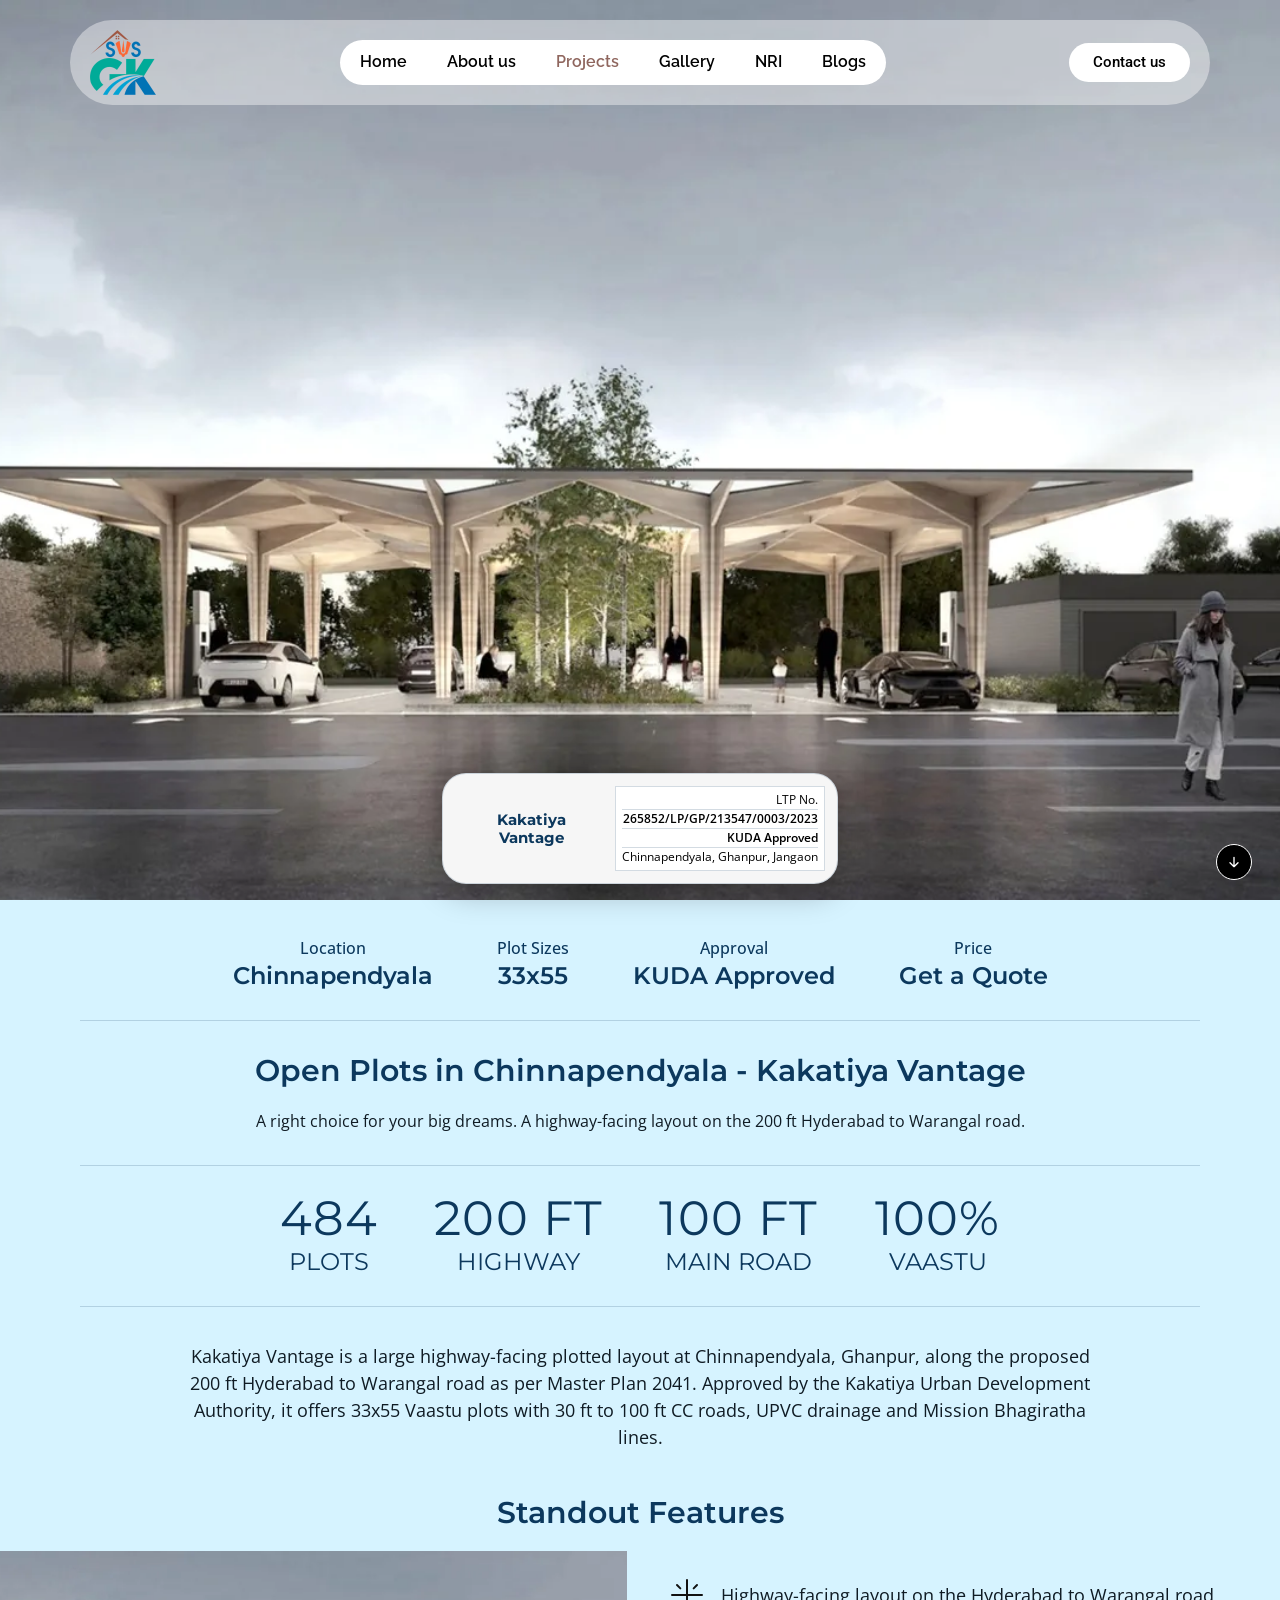
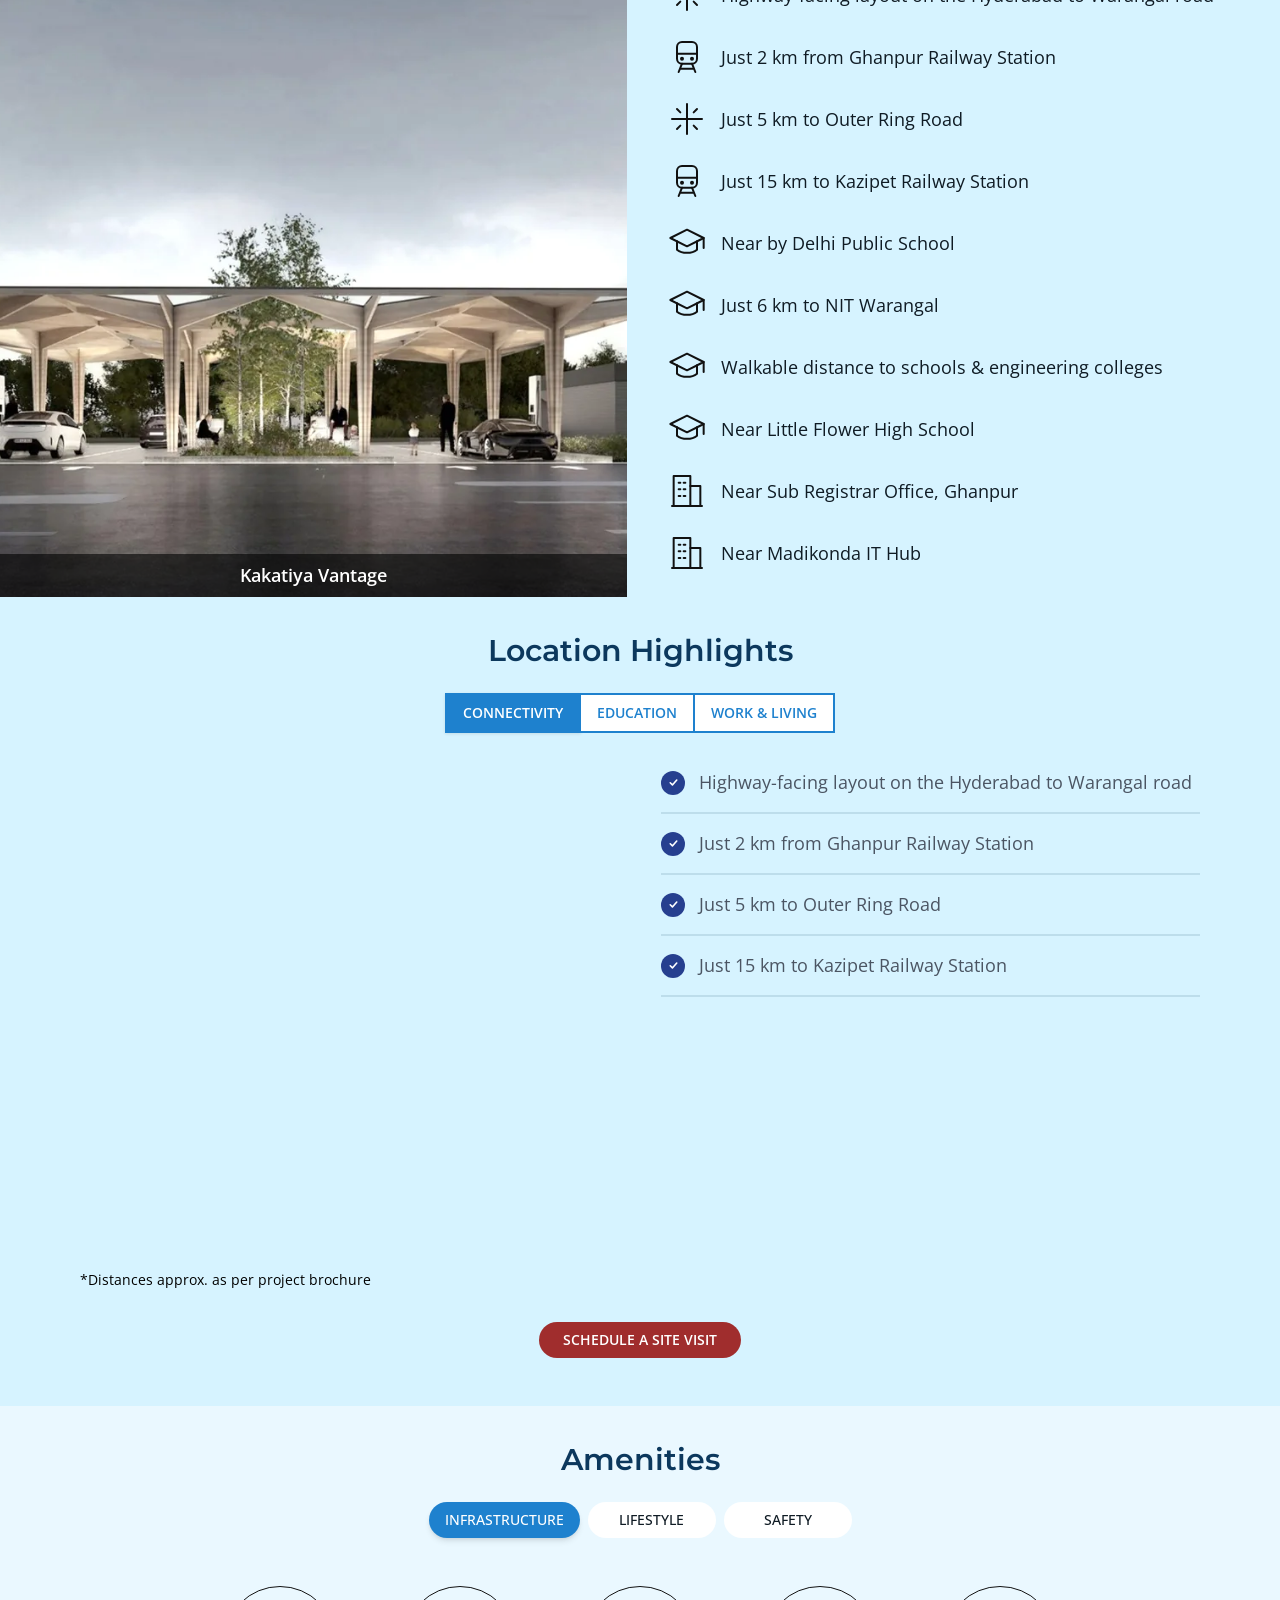
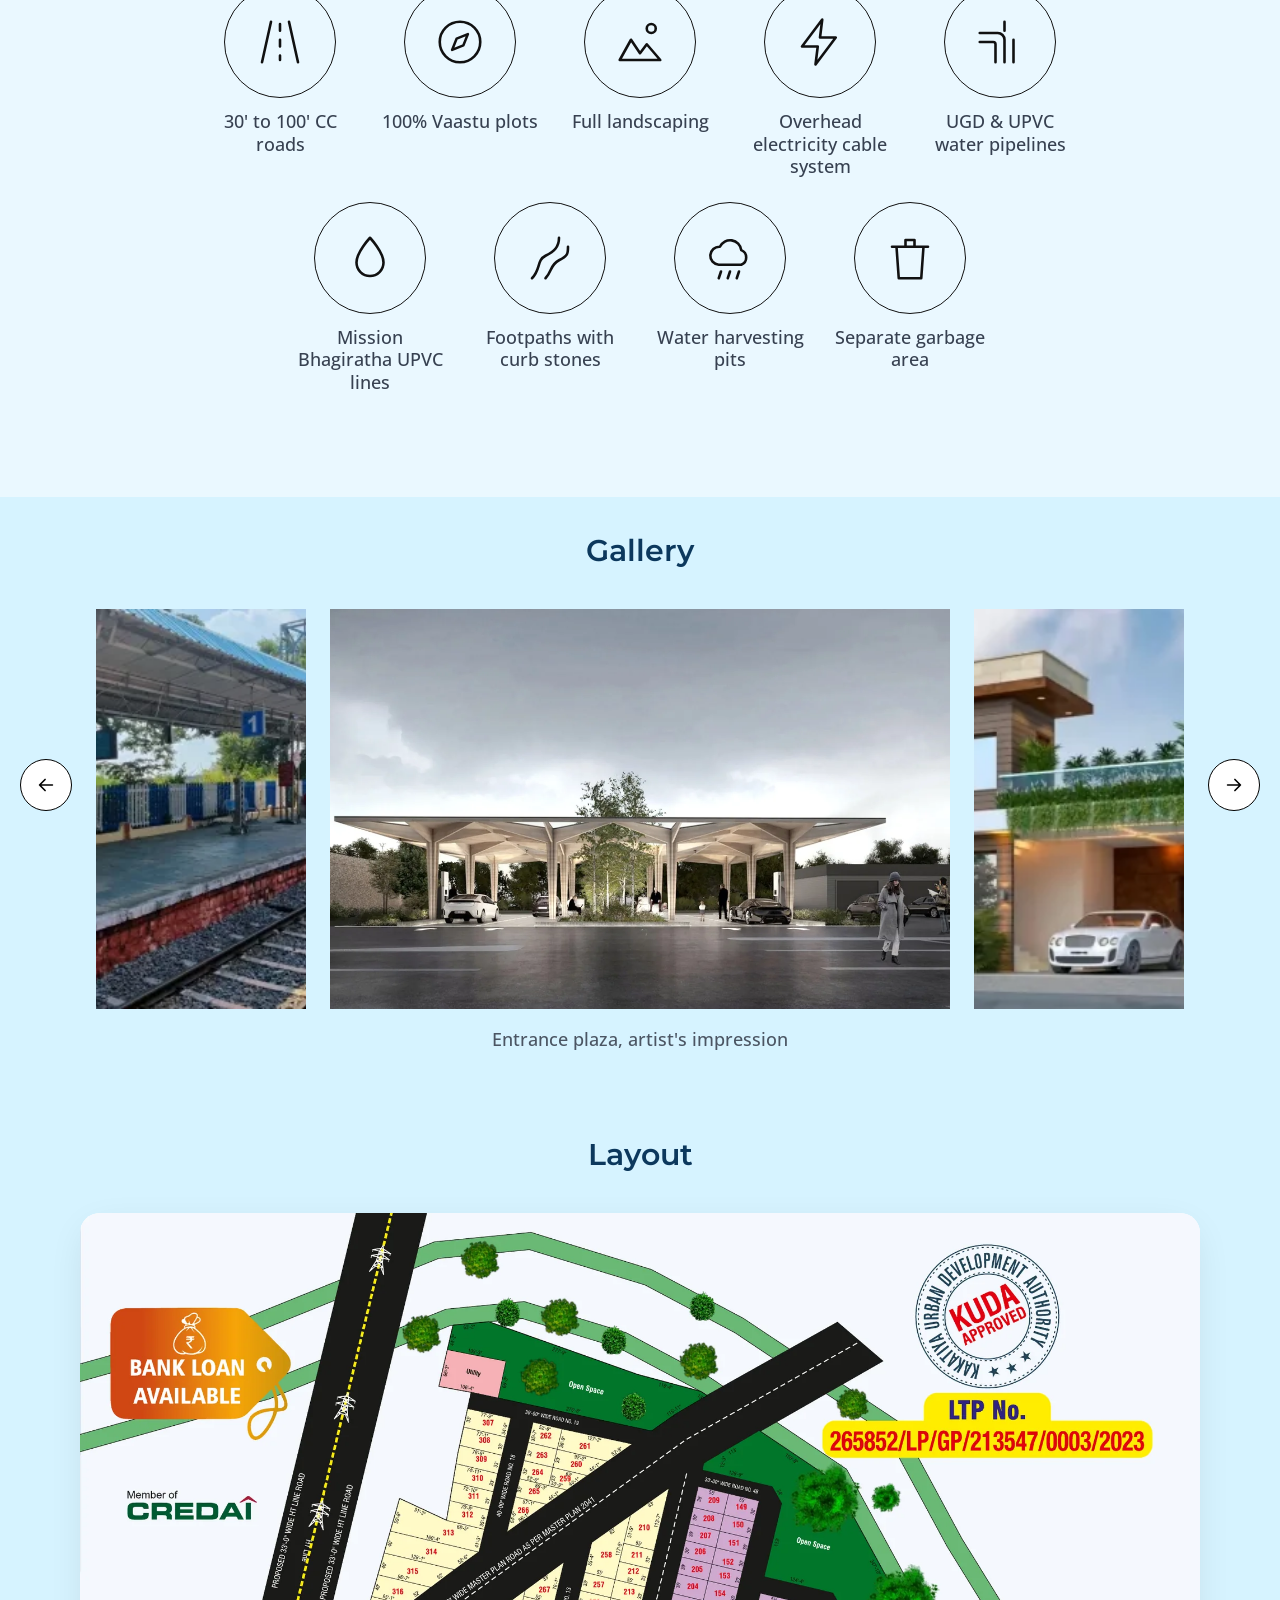
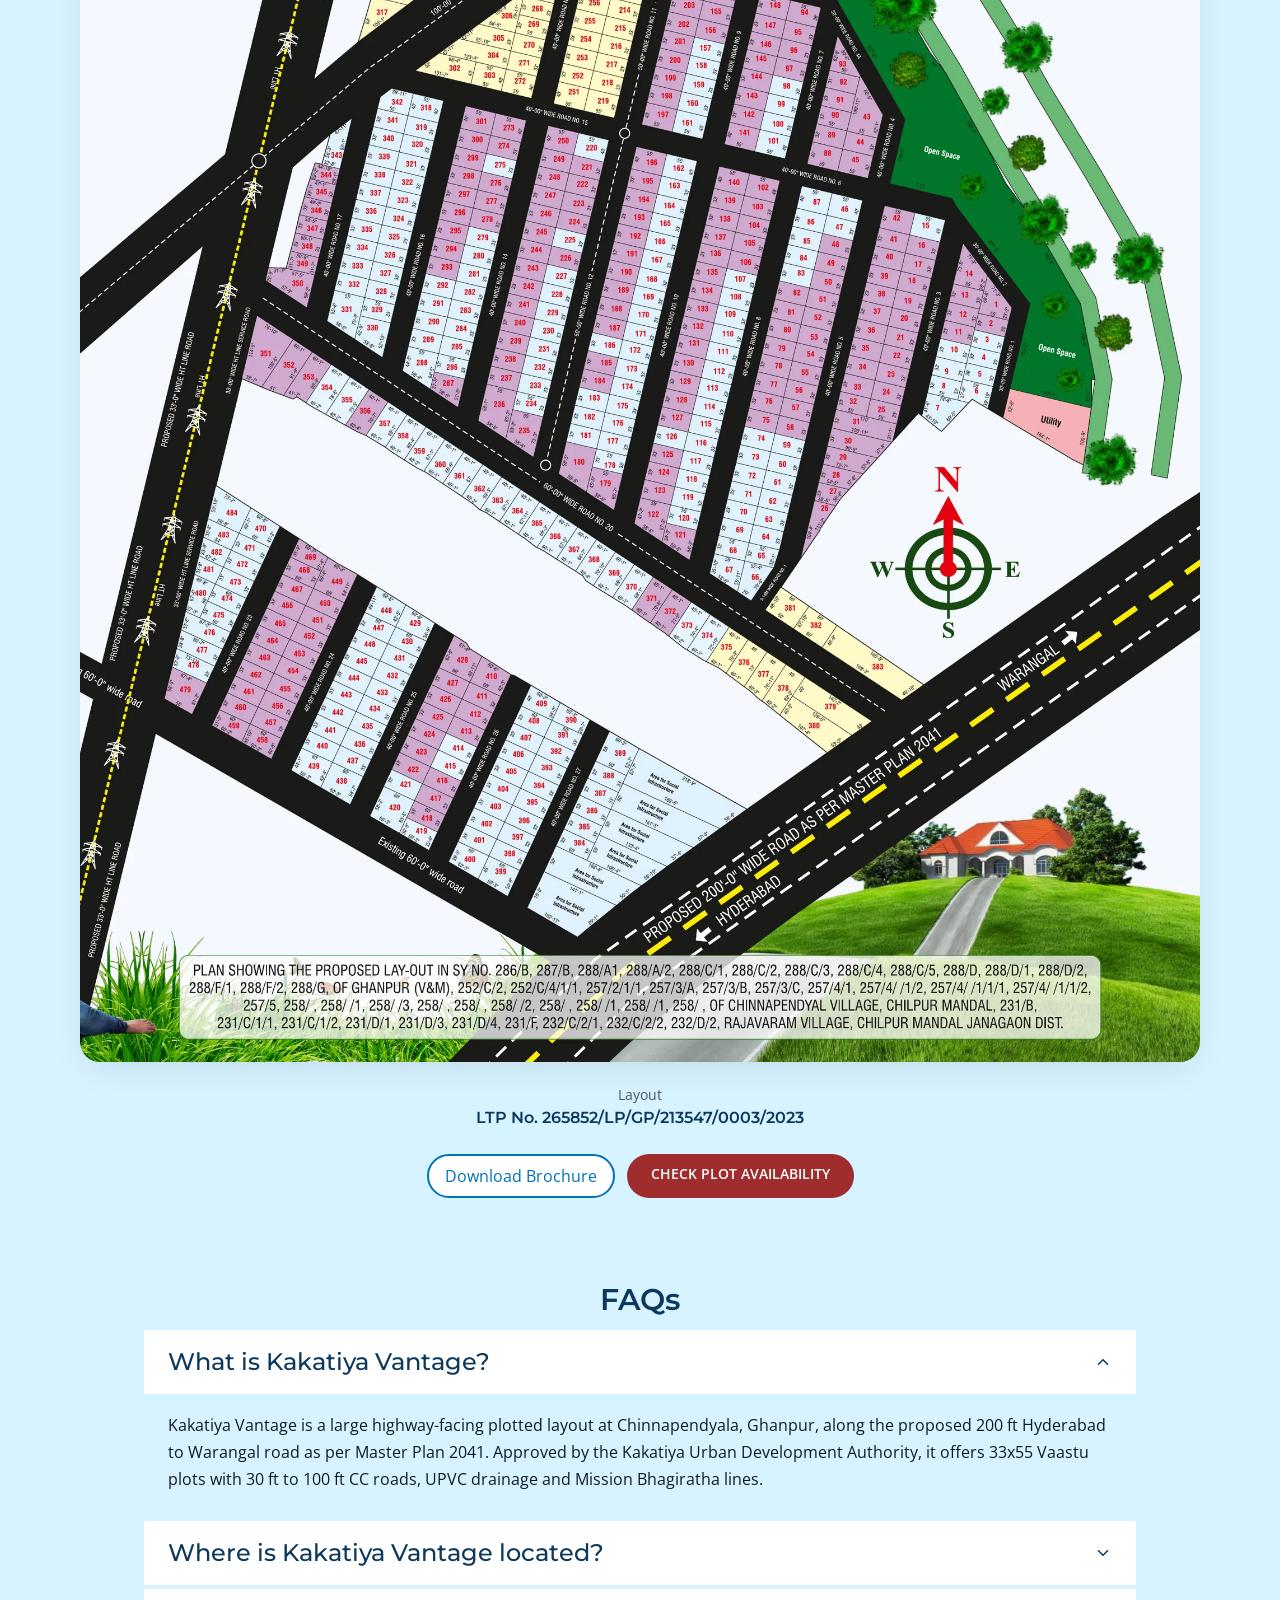
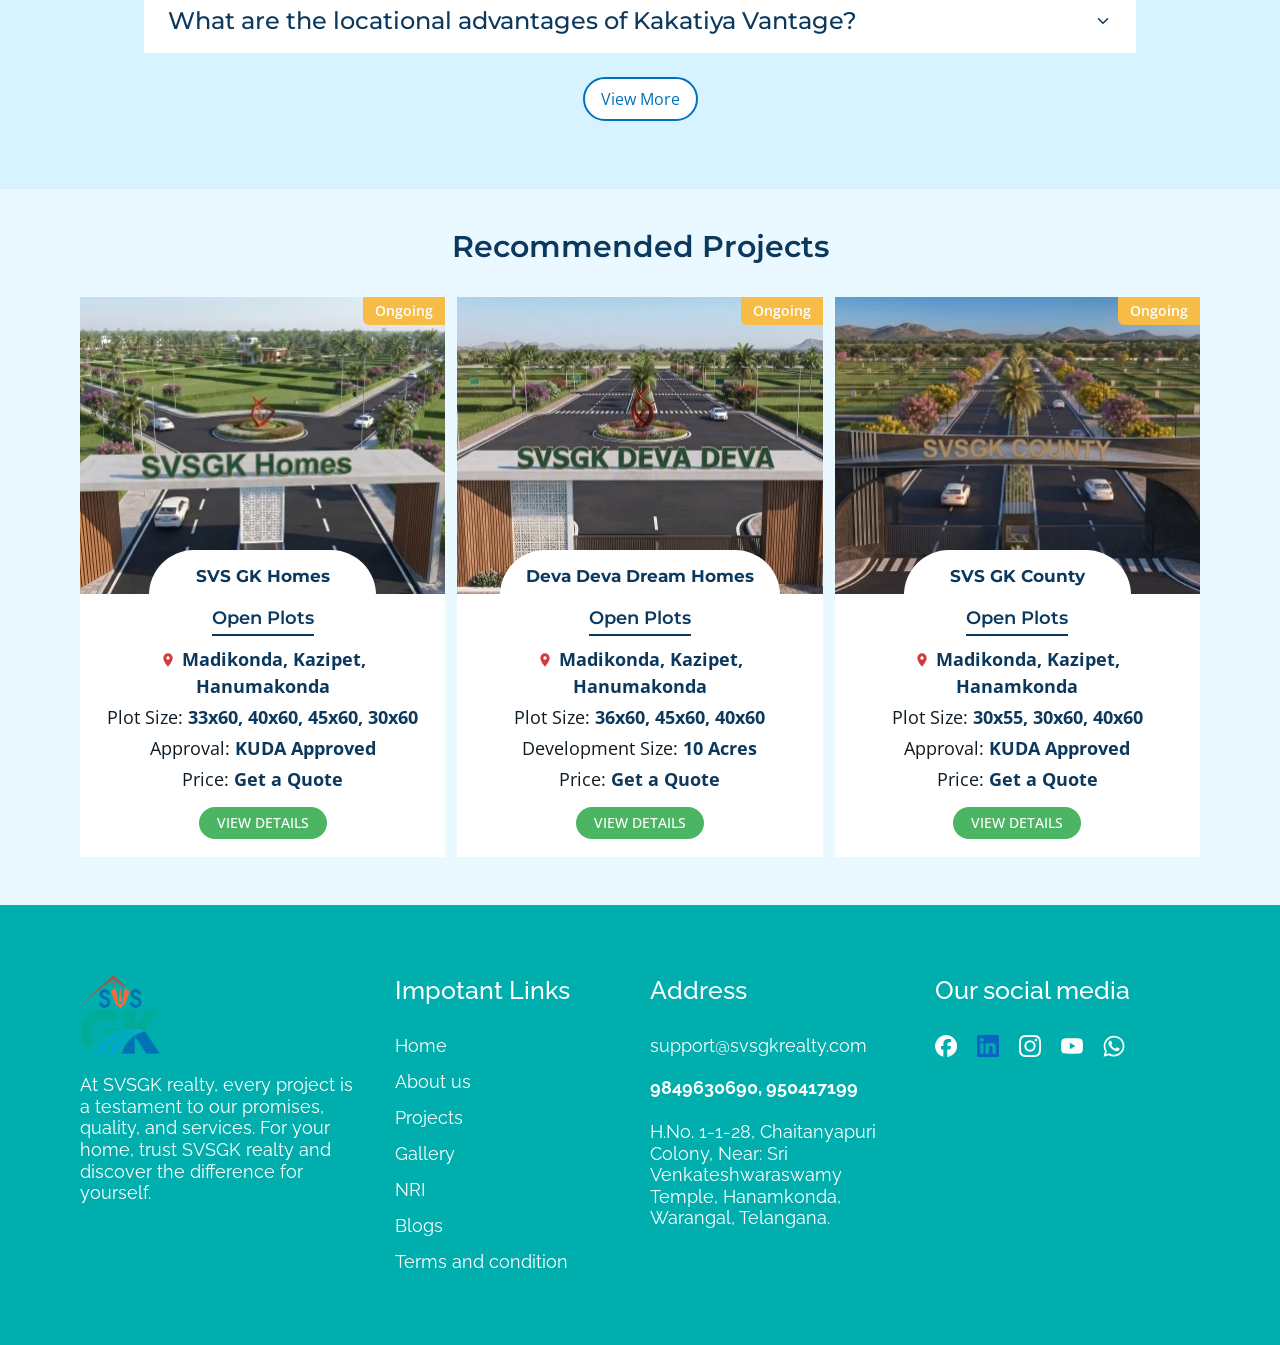
<file: kakatiya-vantage/index.html>
<!doctype html>
<html lang="en">
<head>
<meta charset="utf-8">
<meta name="viewport" content="width=device-width, initial-scale=1">
<title>Kakatiya Vantage | Open Plots for Sale in Chinnapendyala | SVSGK Realty</title>
<meta name="description" content="Highway-facing layout with 484 plots near Ghanpur Railway Station. KUDA approved, LTP No. 265852/LP/GP/213547/0003/2023. Plot sizes 33x55.">
<meta name="theme-color" content="#0C385D">
<link rel="icon" href="../assets/svsgk-logo.png">
<link rel="preload" as="image" href="../assets/p/kakatiya-vantage/hero.webp" fetchpriority="high">
<link rel="preconnect" href="https://fonts.googleapis.com">
<link rel="preconnect" href="https://fonts.gstatic.com" crossorigin>
<link href="https://fonts.googleapis.com/css2?family=Montserrat:wght@400;500;600;700&family=Open+Sans:wght@400;500;600;700&family=Raleway:wght@500;600&family=Roboto:wght@500&display=swap" rel="stylesheet">
<link rel="stylesheet" href="../assets/project.css?v=1a4e3c49">
<script type="application/ld+json">{"@context": "https://schema.org", "@type": "Residence", "name": "Kakatiya Vantage", "description": "Kakatiya Vantage is a large highway-facing plotted layout at Chinnapendyala, Ghanpur, along the proposed 200 ft Hyderabad to Warangal road as per Master Plan 2041. Approved by the Kakatiya Urban Development Authority, it offers 33x55 Vaastu plots with 30 ft to 100 ft CC roads, UPVC drainage and Mission Bhagiratha lines.", "address": {"@type": "PostalAddress", "addressLocality": "Chinnapendyala, Ghanpur, Jangaon", "addressRegion": "Telangana", "addressCountry": "IN"}}</script>
</head>
<body>



<section class="hero" id="top" style="background-image:url('../assets/p/kakatiya-vantage/hero.webp')" aria-label="Kakatiya Vantage">
  <header>
    <div class="box">
      <a href="https://svsgkrealty.com/" class="logo" aria-label="SVSGK Realty home"><img src="../assets/svsgk-logo.webp" alt="SVSGK Realty" width="66" height="65"></a>
      <ul class="nav" id="menu">
        <li class="mx"><button type="button" data-navclose aria-label="Close menu">&#x2715;</button></li>
        <li><a href="https://svsgkrealty.com/">Home</a></li>
        <li><a href="https://svsgkrealty.com/about-us/">About us</a></li>
        <li><a href="../" class="on">Projects</a></li>
        <li><a href="https://svsgkrealty.com/gallery/">Gallery</a></li>
        <li><a href="https://nri.svsgkrealty.com/">NRI</a></li>
        <li><a href="https://svsgkrealty.com/blogs/">Blogs</a></li>
        <li class="mc"><a href="#" data-enq>Contact Us</a></li>
      </ul>
      <a href="#" class="cta" data-enq>Contact us</a>
      <button class="burger" id="burger" aria-label="Open menu" aria-expanded="false"><i></i></button>
    </div>
  </header>
  <div class="permit"><div class="pl">Kakatiya Vantage</div><div class="tbl"><small>LTP No.</small><small><b>265852/LP/GP/213547/0003/2023</b></small><small><b>KUDA Approved</b></small><small>Chinnapendyala, Ghanpur, Jangaon</small></div></div>
  <a href="#overview" class="down" aria-label="Scroll down"><svg viewBox="0 0 24 24"><path d="M12 5v14M6 13l6 6 6-6"/></svg></a>
</section>

<section id="overview">
  <div class="wrap">
    <div class="keys"><div><span>Location</span><h4>Chinnapendyala</h4></div><div><span>Plot Sizes</span><h4>33x55</h4></div><div><span>Approval</span><h4>KUDA Approved</h4></div><div><span>Price</span><h4>Get a Quote</h4></div></div>
    <h1 class="main">Open Plots in Chinnapendyala - Kakatiya Vantage</h1>
    <div class="rich">A right choice for your big dreams. A highway-facing layout on the 200 ft Hyderabad to Warangal road.</div>
    <div class="nums"><div><h5>484</h5><h3>Plots</h3></div><div><h5>200 FT</h5><h3>Highway</h3></div><div><h5>100 FT</h5><h3>Main Road</h3></div><div><h5>100%</h5><h3>Vaastu</h3></div></div>
    <p class="blurb">Kakatiya Vantage is a large highway-facing plotted layout at Chinnapendyala, Ghanpur, along the proposed 200 ft Hyderabad to Warangal road as per Master Plan 2041. Approved by the Kakatiya Urban Development Authority, it offers 33x55 Vaastu plots with 30 ft to 100 ft CC roads, UPVC drainage and Mission Bhagiratha lines.</p>
  </div>
  <h2 class="heading">Standout Features</h2>
  <div class="feat">
    <div class="feat-img" style="background-image:url('../assets/p/kakatiya-vantage/hero.webp')"><span>Kakatiya Vantage</span></div>
    <ul><li><svg viewBox="0 0 24 24" aria-hidden="true"><path d="M12 3v18M3 12h18M8 8l-2-2M16 8l2-2M8 16l-2 2M16 16l2 2"/></svg><p>Highway-facing layout on the Hyderabad to Warangal road</p></li><li><svg viewBox="0 0 24 24" aria-hidden="true"><rect x="6" y="3" width="12" height="13" rx="3"/><path d="M6 10h12M9 16l-2 5M15 16l2 5M8 19h8"/><circle cx="9" cy="13" r=".6"/><circle cx="15" cy="13" r=".6"/></svg><p>Just 2 km from Ghanpur Railway Station</p></li><li><svg viewBox="0 0 24 24" aria-hidden="true"><path d="M12 3v18M3 12h18M8 8l-2-2M16 8l2-2M8 16l-2 2M16 16l2 2"/></svg><p>Just 5 km to Outer Ring Road</p></li><li><svg viewBox="0 0 24 24" aria-hidden="true"><rect x="6" y="3" width="12" height="13" rx="3"/><path d="M6 10h12M9 16l-2 5M15 16l2 5M8 19h8"/><circle cx="9" cy="13" r=".6"/><circle cx="15" cy="13" r=".6"/></svg><p>Just 15 km to Kazipet Railway Station</p></li><li><svg viewBox="0 0 24 24" aria-hidden="true"><path d="M2 9l10-5 10 5-10 5z"/><path d="M6 11v5c3 2.5 9 2.5 12 0v-5M22 9v6"/></svg><p>Near by Delhi Public School</p></li><li><svg viewBox="0 0 24 24" aria-hidden="true"><path d="M2 9l10-5 10 5-10 5z"/><path d="M6 11v5c3 2.5 9 2.5 12 0v-5M22 9v6"/></svg><p>Just 6 km to NIT Warangal</p></li><li><svg viewBox="0 0 24 24" aria-hidden="true"><path d="M2 9l10-5 10 5-10 5z"/><path d="M6 11v5c3 2.5 9 2.5 12 0v-5M22 9v6"/></svg><p>Walkable distance to schools &amp; engineering colleges</p></li><li><svg viewBox="0 0 24 24" aria-hidden="true"><path d="M2 9l10-5 10 5-10 5z"/><path d="M6 11v5c3 2.5 9 2.5 12 0v-5M22 9v6"/></svg><p>Near Little Flower High School</p></li><li><svg viewBox="0 0 24 24" aria-hidden="true"><rect x="4" y="3" width="10" height="18"/><path d="M14 9h6v12h-6M7 7h1M10 7h1M7 11h1M10 11h1M7 15h1M10 15h1M3 21h18"/></svg><p>Near Sub Registrar Office, Ghanpur</p></li><li><svg viewBox="0 0 24 24" aria-hidden="true"><rect x="4" y="3" width="10" height="18"/><path d="M14 9h6v12h-6M7 7h1M10 7h1M7 11h1M10 11h1M7 15h1M10 15h1M3 21h18"/></svg><p>Near Madikonda IT Hub</p></li></ul>
  </div>
</section>

<section id="location" class="sec">
  <div class="wrap">
    <h2 class="heading">Location Highlights</h2>
    <div class="tabs"><div class="grp" role="tablist" id="ltabs"><button role="tab" aria-selected="true" data-k="Connectivity">Connectivity</button><button role="tab" aria-selected="false" data-k="Education">Education</button><button role="tab" aria-selected="false" data-k="Work &amp; Living">Work &amp; Living</button></div></div>
    <div class="loc">
      <div><iframe src="https://maps.google.com/maps?q=Chinnapendyala%2C%20Ghanpur%2C%20Telangana&z=13&output=embed" title="Kakatiya Vantage on Google Maps" loading="lazy" referrerpolicy="no-referrer-when-downgrade"></iframe><p class="eta">*Distances approx. as per project brochure</p></div>
      <ul class="checks" id="checks"><li data-k="Connectivity">Highway-facing layout on the Hyderabad to Warangal road</li><li data-k="Connectivity">Just 2 km from Ghanpur Railway Station</li><li data-k="Connectivity">Just 5 km to Outer Ring Road</li><li data-k="Connectivity">Just 15 km to Kazipet Railway Station</li><li data-k="Education" hidden>Near by Delhi Public School</li><li data-k="Education" hidden>Just 6 km to NIT Warangal</li><li data-k="Education" hidden>Walkable distance to schools &amp; engineering colleges</li><li data-k="Education" hidden>Near Little Flower High School</li><li data-k="Work &amp; Living" hidden>Near Sub Registrar Office, Ghanpur</li><li data-k="Work &amp; Living" hidden>Near Madikonda IT Hub</li><li data-k="Work &amp; Living" hidden>1 km to Chinnapendyala village</li><li data-k="Work &amp; Living" hidden>Under Kakatiya Urban Development Authority</li><li data-k="Work &amp; Living" hidden>Suitable for immediate house construction</li></ul>
    </div>
    <div class="cta-row"><a class="btn-red" href="https://wa.me/919849630690?text=Hi%20SVSGK%2C%20I%27d%20like%20to%20schedule%20a%20site%20visit%20to%20Kakatiya%20Vantage." target="_blank" rel="noopener">Schedule a site visit</a></div>
  </div>
</section>

<section id="amenities" class="band sec">
  <div class="wrap">
    <h2 class="heading">Amenities</h2>
    <div class="am-tabs" role="tablist" id="atabs"><button role="tab" aria-selected="true" data-c="INFRASTRUCTURE">INFRASTRUCTURE</button><button role="tab" aria-selected="false" data-c="LIFESTYLE">LIFESTYLE</button><button role="tab" aria-selected="false" data-c="SAFETY">SAFETY</button></div>
    <div class="am-grid" id="agrid"><div class="am" data-c="INFRASTRUCTURE"><span class="ring"><svg viewBox="0 0 24 24" aria-hidden="true"><path d="M8 3 4 21M16 3l4 18M12 4v3M12 11v3M12 18v2"/></svg></span><p>30&#x27; to 100&#x27; CC roads</p></div><div class="am" data-c="INFRASTRUCTURE"><span class="ring"><svg viewBox="0 0 24 24" aria-hidden="true"><circle cx="12" cy="12" r="9"/><path d="M15.5 8.5l-2 5-5 2 2-5z"/></svg></span><p>100% Vaastu plots</p></div><div class="am" data-c="LIFESTYLE" hidden><span class="ring"><svg viewBox="0 0 24 24" aria-hidden="true"><path d="M12 22v-6M7 16h10l-3-4h2l-4-6-4 6h2z"/></svg></span><p>Avenue plantation with drip system</p></div><div class="am" data-c="INFRASTRUCTURE"><span class="ring"><svg viewBox="0 0 24 24" aria-hidden="true"><path d="M3 20l5-9 4 6 3-4 6 7z"/><circle cx="17" cy="6" r="2"/></svg></span><p>Full landscaping</p></div><div class="am" data-c="INFRASTRUCTURE"><span class="ring"><svg viewBox="0 0 24 24" aria-hidden="true"><path d="M13 2 4 14h7l-1 8 9-12h-7z"/></svg></span><p>Overhead electricity cable system</p></div><div class="am" data-c="LIFESTYLE" hidden><span class="ring"><svg viewBox="0 0 24 24" aria-hidden="true"><circle cx="12" cy="9" r="2.5"/><path d="M12 6.5V3M14.5 9H18M12 11.5V14M9.5 9H6M12 14v8M12 18c-2.5 0-4-1.5-4-3.5M12 18c2.5 0 4-1.5 4-3.5"/></svg></span><p>Parks, lawns &amp; flower plantation</p></div><div class="am" data-c="INFRASTRUCTURE"><span class="ring"><svg viewBox="0 0 24 24" aria-hidden="true"><path d="M3 8h8a3 3 0 0 1 3 3v10M3 12h6a1 1 0 0 1 1 1v8M14 3v4M18 21V11"/></svg></span><p>UGD &amp; UPVC water pipelines</p></div><div class="am" data-c="INFRASTRUCTURE"><span class="ring"><svg viewBox="0 0 24 24" aria-hidden="true"><path d="M12 3s6 6.5 6 11a6 6 0 0 1-12 0c0-4.5 6-11 6-11z"/></svg></span><p>Mission Bhagiratha UPVC lines</p></div><div class="am" data-c="SAFETY" hidden><span class="ring"><svg viewBox="0 0 24 24" aria-hidden="true"><path d="M3 21V9a9 9 0 0 1 18 0v12M7 21v-9M12 21v-9M17 21v-9"/></svg></span><p>Elevated main gate with arch</p></div><div class="am" data-c="SAFETY" hidden><span class="ring"><svg viewBox="0 0 24 24" aria-hidden="true"><path d="M12 3l8 3v6c0 5-3.5 8-8 9-4.5-1-8-4-8-9V6z"/><circle cx="12" cy="11" r="2.5"/></svg></span><p>24 hrs security &amp; solar fencing</p></div><div class="am" data-c="INFRASTRUCTURE"><span class="ring"><svg viewBox="0 0 24 24" aria-hidden="true"><path d="M4 21c4-4 2-8 6-10s6-4 6-8M10 21c3-3 2-6 6-8s4-3 4-6"/></svg></span><p>Footpaths with curb stones</p></div><div class="am" data-c="LIFESTYLE" hidden><span class="ring"><svg viewBox="0 0 24 24" aria-hidden="true"><path d="M3 11l9-7 9 7M5 9.5V21h14V9.5M10 21v-6h4v6"/></svg></span><p>Upcoming planned villas</p></div><div class="am" data-c="LIFESTYLE" hidden><span class="ring"><svg viewBox="0 0 24 24" aria-hidden="true"><rect x="5" y="3" width="14" height="18" rx="1"/><path d="M9 7h2M13 7h2M9 11h2M13 11h2M9 15h2M13 15h2"/></svg></span><p>Upcoming planned apartments</p></div><div class="am" data-c="INFRASTRUCTURE"><span class="ring"><svg viewBox="0 0 24 24" aria-hidden="true"><path d="M7 15a4 4 0 0 1 .5-8 5 5 0 0 1 9.5 1.5A3.5 3.5 0 0 1 17 15z"/><path d="M8 18l-1 3M12 18l-1 3M16 18l-1 3"/></svg></span><p>Water harvesting pits</p></div><div class="am" data-c="INFRASTRUCTURE"><span class="ring"><svg viewBox="0 0 24 24" aria-hidden="true"><path d="M4 7h16M10 7V4h4v3M6 7l1 14h10l1-14"/></svg></span><p>Separate garbage area</p></div></div>
  </div>
</section>

<section id="gallery" class="gal">
  <h2 class="heading" style="padding-top:36px;margin-bottom:20px">Gallery</h2>
  <div style="position:relative">
    <button class="arr l" data-dir="-1" aria-label="Previous"><svg viewBox="0 0 24 24"><path d="M19 12H5M11 6l-6 6 6 6"/></svg></button>
    <div class="gal-track" id="gal"><figure data-full="../assets/p/kakatiya-vantage/hero.webp" data-cap="Entrance plaza, artist&#x27;s impression"><img src="../assets/p/kakatiya-vantage/hero.webp" alt="Entrance plaza, artist&#x27;s impression" decoding="async"></figure><figure data-full="../assets/p/kakatiya-vantage/g1.webp" data-cap="Model villa elevation"><img src="../assets/p/kakatiya-vantage/g1.webp" alt="Model villa elevation" decoding="async"></figure><figure data-full="../assets/p/kakatiya-vantage/g2.webp" data-cap="Hyderabad to Warangal highway"><img src="../assets/p/kakatiya-vantage/g2.webp" alt="Hyderabad to Warangal highway" decoding="async"></figure><figure data-full="../assets/p/kakatiya-vantage/g3.webp" data-cap="Nearby landmark"><img src="../assets/p/kakatiya-vantage/g3.webp" alt="Nearby landmark" decoding="async"></figure><figure data-full="../assets/p/kakatiya-vantage/g4.webp" data-cap="Ghanpur Railway Station"><img src="../assets/p/kakatiya-vantage/g4.webp" alt="Ghanpur Railway Station" decoding="async"></figure></div>
    <button class="arr r" data-dir="1" aria-label="Next"><svg viewBox="0 0 24 24"><path d="M5 12h14M13 6l6 6-6 6"/></svg></button>
  </div>
  <p class="gal-cap" id="galcap"></p>
</section>

<section id="layout" class="sec">
  <div class="wrap">
    <h2 class="heading" style="margin-bottom:20px">Layout</h2>
    <div class="layout-img" data-full="../assets/p/kakatiya-vantage/layout.webp"><img src="../assets/p/kakatiya-vantage/layout.webp" alt="Kakatiya Vantage layout plan" loading="lazy"></div>
    <div class="plan-meta"><div><span>Layout</span><b>LTP No. 265852/LP/GP/213547/0003/2023</b></div></div>
    <div class="dl"><a class="btn-out" href="../brochures/kakatiya-vantage.pdf" download>Download Brochure</a><a class="btn-red" style="padding:10px 24px" href="https://wa.me/919849630690?text=Hi%20SVSGK%2C%20I%27m%20interested%20in%20Kakatiya%20Vantage.%20Please%20share%20plot%20availability%20and%20price%20details." target="_blank" rel="noopener">Check plot availability</a></div>
  </div>
</section>

<section id="faqs" class="sec">
  <div class="wrap">
    <h2 class="heading" style="padding-bottom:12px">FAQs</h2>
    <div class="faq" id="faq"><div class="item open"><button class="q" aria-expanded="true"><h3>What is Kakatiya Vantage?</h3><svg viewBox="0 0 24 24"><path d="M6 9l6 6 6-6"/></svg></button><div class="a"><div><p>Kakatiya Vantage is a large highway-facing plotted layout at Chinnapendyala, Ghanpur, along the proposed 200 ft Hyderabad to Warangal road as per Master Plan 2041. Approved by the Kakatiya Urban Development Authority, it offers 33x55 Vaastu plots with 30 ft to 100 ft CC roads, UPVC drainage and Mission Bhagiratha lines.</p></div></div></div><div class="item"><button class="q" aria-expanded="false"><h3>Where is Kakatiya Vantage located?</h3><svg viewBox="0 0 24 24"><path d="M6 9l6 6 6-6"/></svg></button><div class="a"><div><p>Kakatiya Vantage is located at Chinnapendyala, Ghanpur, Jangaon District.</p></div></div></div><div class="item"><button class="q" aria-expanded="false"><h3>What are the locational advantages of Kakatiya Vantage?</h3><svg viewBox="0 0 24 24"><path d="M6 9l6 6 6-6"/></svg></button><div class="a"><div><p>Highway-facing layout on the Hyderabad to Warangal road. Just 2 km from Ghanpur Railway Station. Just 5 km to Outer Ring Road. Just 15 km to Kazipet Railway Station. Near by Delhi Public School.</p></div></div></div><div class="item" hidden><button class="q" aria-expanded="false"><h3>Is Kakatiya Vantage an approved layout?</h3><svg viewBox="0 0 24 24"><path d="M6 9l6 6 6-6"/></svg></button><div class="a"><div><p>Yes. KUDA approved, LTP No. 265852/LP/GP/213547/0003/2023. Layout: LTP No. 265852/LP/GP/213547/0003/2023.</p></div></div></div><div class="item" hidden><button class="q" aria-expanded="false"><h3>What plot sizes are available at Kakatiya Vantage?</h3><svg viewBox="0 0 24 24"><path d="M6 9l6 6 6-6"/></svg></button><div class="a"><div><p>Plots are available in 33x55 sizes, all 100% Vaastu compliant.</p></div></div></div><div class="item" hidden><button class="q" aria-expanded="false"><h3>Is a bank loan available?</h3><svg viewBox="0 0 24 24"><path d="M6 9l6 6 6-6"/></svg></button><div class="a"><div><p>Yes, bank loans are available for plots in this layout.</p></div></div></div></div>
    <div class="vm"><button class="btn-out" id="vm">View More</button></div>
  </div>
</section>

<section class="band rec">
  <div class="wrap">
    <h2 class="heading" style="margin-bottom:12px">Recommended Projects</h2>
    <div class="rec-grid"><a class="rc" href="../svs-gk-homes/"><div class="im"><img src="../assets/p/svs-gk-homes/main.webp" alt="SVS GK Homes" loading="lazy"><span class="badge">Ongoing</span></div>
<div class="bub">SVS GK Homes</div><div class="bd"><span class="cfg">Open Plots</span>
<span class="ln"><svg viewBox="0 0 24 24"><path d="M12 2a7 7 0 0 0-7 7c0 5.3 7 13 7 13s7-7.7 7-13a7 7 0 0 0-7-7zm0 9.5A2.5 2.5 0 1 1 12 6.5a2.5 2.5 0 0 1 0 5z"/></svg><b>Madikonda, Kazipet, Hanumakonda</b></span>
<span class="ln">Plot Size: <b>33x60, 40x60, 45x60, 30x60</b></span>
<span class="ln">Approval: <b>KUDA Approved</b></span>
<span class="ln">Price: <b>Get a Quote</b></span><span class="vd">View details</span></div></a><a class="rc" href="../deva-deva-dream-homes/"><div class="im"><img src="../assets/p/deva-deva-dream-homes/main.webp" alt="Deva Deva Dream Homes" loading="lazy"><span class="badge">Ongoing</span></div>
<div class="bub">Deva Deva Dream Homes</div><div class="bd"><span class="cfg">Open Plots</span>
<span class="ln"><svg viewBox="0 0 24 24"><path d="M12 2a7 7 0 0 0-7 7c0 5.3 7 13 7 13s7-7.7 7-13a7 7 0 0 0-7-7zm0 9.5A2.5 2.5 0 1 1 12 6.5a2.5 2.5 0 0 1 0 5z"/></svg><b>Madikonda, Kazipet, Hanumakonda</b></span>
<span class="ln">Plot Size: <b>36x60, 45x60, 40x60</b></span>
<span class="ln">Development Size: <b>10 Acres</b></span>
<span class="ln">Price: <b>Get a Quote</b></span><span class="vd">View details</span></div></a><a class="rc" href="../svs-gk-county/"><div class="im"><img src="../assets/p/svs-gk-county/main.webp" alt="SVS GK County" loading="lazy"><span class="badge">Ongoing</span></div>
<div class="bub">SVS GK County</div><div class="bd"><span class="cfg">Open Plots</span>
<span class="ln"><svg viewBox="0 0 24 24"><path d="M12 2a7 7 0 0 0-7 7c0 5.3 7 13 7 13s7-7.7 7-13a7 7 0 0 0-7-7zm0 9.5A2.5 2.5 0 1 1 12 6.5a2.5 2.5 0 0 1 0 5z"/></svg><b>Madikonda, Kazipet, Hanamkonda</b></span>
<span class="ln">Plot Size: <b>30x55, 30x60, 40x60</b></span>
<span class="ln">Approval: <b>KUDA Approved</b></span>
<span class="ln">Price: <b>Get a Quote</b></span><span class="vd">View details</span></div></a></div>
  </div>
</section>

<footer>
  <div class="ftw ft">
    <div>
      <a href="https://svsgkrealty.com/" class="ft-logo" aria-label="SVSGK Realty"><img src="../assets/svsgk-logo.webp" alt="SVSGK Realty" loading="lazy"></a>
      <p>At SVSGK realty, every project is a testament to our promises, quality, and services. For your home, trust SVSGK realty and discover the difference for yourself.</p>
    </div>
    <div>
      <h3>Impotant Links</h3>
      <ul>
        <li><a href="https://svsgkrealty.com/">Home</a></li>
        <li><a href="https://svsgkrealty.com/about-us/">About us</a></li>
        <li><a href="../">Projects</a></li>
        <li><a href="https://svsgkrealty.com/gallery/">Gallery</a></li>
        <li><a href="https://nri.svsgkrealty.com/">NRI</a></li>
        <li><a href="https://svsgkrealty.com/blogs/">Blogs</a></li>
        <li><a href="https://svsgkrealty.com/terms-and-condition/">Terms and condition</a></li>
      </ul>
    </div>
    <div>
      <h3>Address</h3>
      <a href="mailto:support@svsgkrealty.com" style="margin-top:10px">support@svsgkrealty.com</a>
      <b><a href="tel:+919849630690">9849630690, 950417199</a></b>
      <address>H.No. 1-1-28, Chaitanyapuri Colony, Near: Sri Venkateshwaraswamy Temple, Hanamkonda, Warangal, Telangana.</address>
    </div>
    <div>
      <h3>Our social media</h3>
      <div class="social">
        <a href="https://www.facebook.com/profile.php?id=61561106980623" target="_blank" rel="noopener" aria-label="Facebook"><svg viewBox="0 0 24 24"><path d="M9.1 23.7v-8H6.6V12h2.5v-1.6c0-4.1 1.9-6 5.9-6 .8 0 2.1.2 2.6.3v3.4c-.3 0-.8-.1-1.4-.1-2 0-2.7.7-2.7 2.7V12h3.9l-.7 3.7h-3.3V24A12 12 0 1 0 9.1 23.7z"/></svg></a>
        <a class="li" href="https://www.linkedin.com/company/svsgk-realty/" target="_blank" rel="noopener" aria-label="LinkedIn"><svg viewBox="0 0 24 24"><path d="M20.447 20.452h-3.554v-5.569c0-1.328-.027-3.037-1.852-3.037-1.853 0-2.136 1.445-2.136 2.939v5.667H9.351V9h3.414v1.561h.046c.477-.9 1.637-1.85 3.37-1.85 3.601 0 4.267 2.37 4.267 5.455v6.286zM5.337 7.433a2.062 2.062 0 1 1 0-4.125 2.062 2.062 0 0 1 0 4.125zm1.782 13.019H3.555V9h3.564v11.452zM22.225 0H1.771C.792 0 0 .774 0 1.729v20.542C0 23.227.792 24 1.771 24h20.451C23.2 24 24 23.227 24 22.271V1.729C24 .774 23.2 0 22.222 0h.003z"/></svg></a>
        <a href="https://www.instagram.com/svsgkrealty/" target="_blank" rel="noopener" aria-label="Instagram"><svg viewBox="0 0 24 24"><path d="M12 2.16c3.2 0 3.58.01 4.85.07 3.25.15 4.77 1.69 4.92 4.92.06 1.27.07 1.65.07 4.85s-.01 3.58-.07 4.85c-.15 3.23-1.66 4.77-4.92 4.92-1.27.06-1.65.07-4.85.07s-3.58-.01-4.85-.07c-3.26-.15-4.77-1.7-4.92-4.92C2.17 15.58 2.16 15.2 2.16 12s.01-3.58.07-4.85C2.38 3.92 3.9 2.38 7.15 2.23 8.42 2.17 8.8 2.16 12 2.16zM12 0C8.74 0 8.33.01 7.05.07 2.7.27.27 2.69.07 7.05.01 8.33 0 8.74 0 12s.01 3.67.07 4.95c.2 4.36 2.62 6.78 6.98 6.98C8.33 23.99 8.74 24 12 24s3.67-.01 4.95-.07c4.35-.2 6.78-2.62 6.98-6.98.06-1.28.07-1.69.07-4.95s-.01-3.67-.07-4.95c-.2-4.35-2.62-6.78-6.98-6.98C15.67.01 15.26 0 12 0zm0 5.84a6.16 6.16 0 1 0 0 12.32 6.16 6.16 0 0 0 0-12.32zM12 16a4 4 0 1 1 0-8 4 4 0 0 1 0 8zm6.4-11.85a1.44 1.44 0 1 0 0 2.88 1.44 1.44 0 0 0 0-2.88z"/></svg></a>
        <a href="https://www.youtube.com/" target="_blank" rel="noopener" aria-label="YouTube"><svg viewBox="0 0 24 24"><path d="M23.5 6.2a3 3 0 0 0-2.1-2.1C19.5 3.6 12 3.6 12 3.6s-7.5 0-9.4.5A3 3 0 0 0 .5 6.2 31 31 0 0 0 0 12a31 31 0 0 0 .5 5.8 3 3 0 0 0 2.1 2.1c1.9.5 9.4.5 9.4.5s7.5 0 9.4-.5a3 3 0 0 0 2.1-2.1A31 31 0 0 0 24 12a31 31 0 0 0-.5-5.8zM9.6 15.6V8.4l6.2 3.6-6.2 3.6z"/></svg></a>
        <a href="https://wa.me/919849630690" target="_blank" rel="noopener" aria-label="WhatsApp"><svg viewBox="0 0 24 24"><path d="M17.47 14.38c-.3-.15-1.76-.87-2.03-.97-.27-.1-.47-.15-.67.15-.2.3-.77.97-.94 1.17-.17.2-.35.22-.65.07-.3-.15-1.26-.46-2.4-1.48-.89-.79-1.49-1.77-1.66-2.07-.17-.3-.02-.46.13-.61.13-.13.3-.35.45-.52.15-.17.2-.3.3-.5.1-.2.05-.37-.02-.52-.08-.15-.67-1.61-.92-2.21-.24-.58-.49-.5-.67-.51h-.57c-.2 0-.52.07-.79.37-.27.3-1.04 1.02-1.04 2.48s1.07 2.88 1.21 3.08c.15.2 2.1 3.2 5.08 4.49.71.31 1.26.49 1.69.63.71.23 1.36.19 1.87.12.57-.09 1.76-.72 2.01-1.41.25-.69.25-1.29.17-1.41-.07-.12-.27-.2-.57-.35zM12.05 21.5h-.01a9.4 9.4 0 0 1-4.8-1.31l-.34-.2-3.57.94.95-3.48-.22-.36a9.43 9.43 0 1 1 7.99 4.41zm8.03-17.46A11.32 11.32 0 0 0 12.05.72 11.37 11.37 0 0 0 2.2 17.77L.6 23.6l5.96-1.56a11.35 11.35 0 0 0 5.48 1.4h.01c6.27 0 11.37-5.1 11.37-11.37 0-3.04-1.18-5.89-3.34-8.04z"/></svg></a>
      </div>
    </div>
  </div>
</footer>

<nav class="dock" id="dock" aria-label="Quick contact">
  <a href="tel:+919849630690" class="call" aria-label="Call SVSGK Realty"><span class="ic"><svg viewBox="0 0 24 24" width="16" height="16" fill="#fff"><path d="M6.6 10.8a15.1 15.1 0 0 0 6.6 6.6l2.2-2.2c.3-.3.7-.4 1-.2 1.1.4 2.3.6 3.6.6.6 0 1 .4 1 1V20c0 .6-.4 1-1 1A17 17 0 0 1 3 4c0-.6.4-1 1-1h3.5c.6 0 1 .4 1 1 0 1.3.2 2.5.6 3.6.1.3 0 .7-.2 1z"/></svg></span>Call now</a>
  <a href="https://wa.me/919849630690?text=Hi%2C%20I%27m%20interested%20in%20Kakatiya%20Vantage.%20Please%20share%20details." class="wa" target="_blank" rel="noopener" aria-label="Chat on WhatsApp"><span class="ic"><svg viewBox="0 0 24 24" width="16" height="16" fill="#fff"><path d="M17.5 14.4c-.3-.1-1.8-.9-2-1-.3-.1-.5-.1-.7.1l-.9 1.2c-.2.2-.4.2-.7.1-1.6-.8-2.7-1.4-3.7-3.2-.3-.5.3-.5.8-1.6.1-.2 0-.4 0-.5l-.9-2.2c-.2-.6-.5-.5-.7-.5h-.6c-.2 0-.5.1-.8.4s-1 1-1 2.5 1.1 2.9 1.2 3.1c.1.2 2.1 3.2 5.1 4.5 1.9.8 2.6.9 3.6.7.6-.1 1.8-.7 2-1.4.2-.7.2-1.3.2-1.4-.1-.1-.3-.2-.6-.3zM12 2a10 10 0 0 0-8.6 15.1L2 22l5-1.3A10 10 0 1 0 12 2z"/></svg></span>WhatsApp</a>
</nav>

<a href="#top" class="totop" id="totop" aria-label="Back to top"><svg viewBox="0 0 24 24"><path d="M12 19V5M6 11l6-6 6 6"/></svg></a>

<dialog class="enqm" id="enqm"><div class="hd">Enquire about Kakatiya Vantage<button type="button" data-close aria-label="Close">&#x2715;</button></div>
<form id="enqf" data-project="Kakatiya Vantage" data-wa="https://wa.me/919849630690">
  <label>Name<input name="name" required autocomplete="name"></label>
  <label>Phone<input name="phone" type="tel" required autocomplete="tel" pattern="[0-9+ ]{10,15}"></label>
  <label>Message<textarea name="msg" rows="3">Please share plot availability and price details.</textarea></label>
  <button class="sub" type="submit">Send on WhatsApp</button>
</form></dialog>

<dialog class="lb" id="lb"><button class="x" aria-label="Close">&#x2715;</button><div class="stage"><img alt=""></div></dialog>

<script src="../assets/project.js?v=1a4e3c49" defer></script>
</body>
</html>
</file>
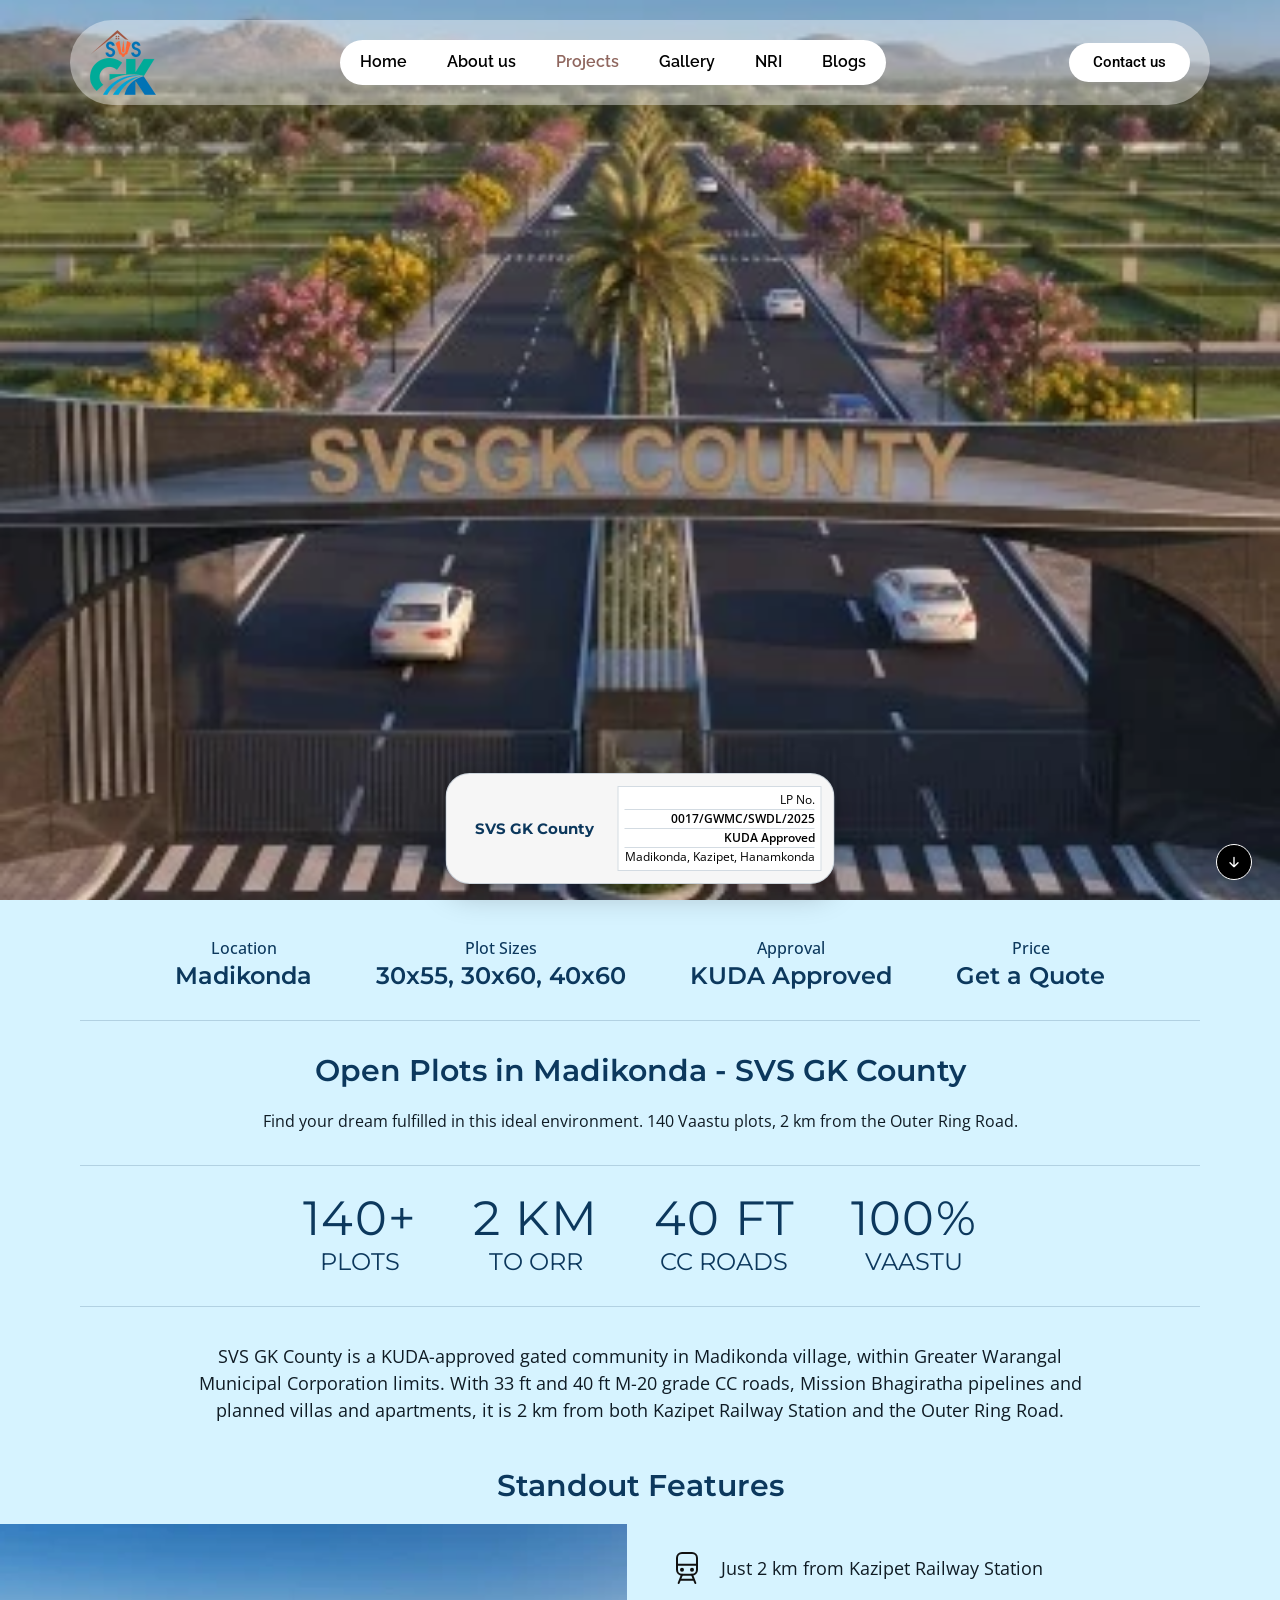
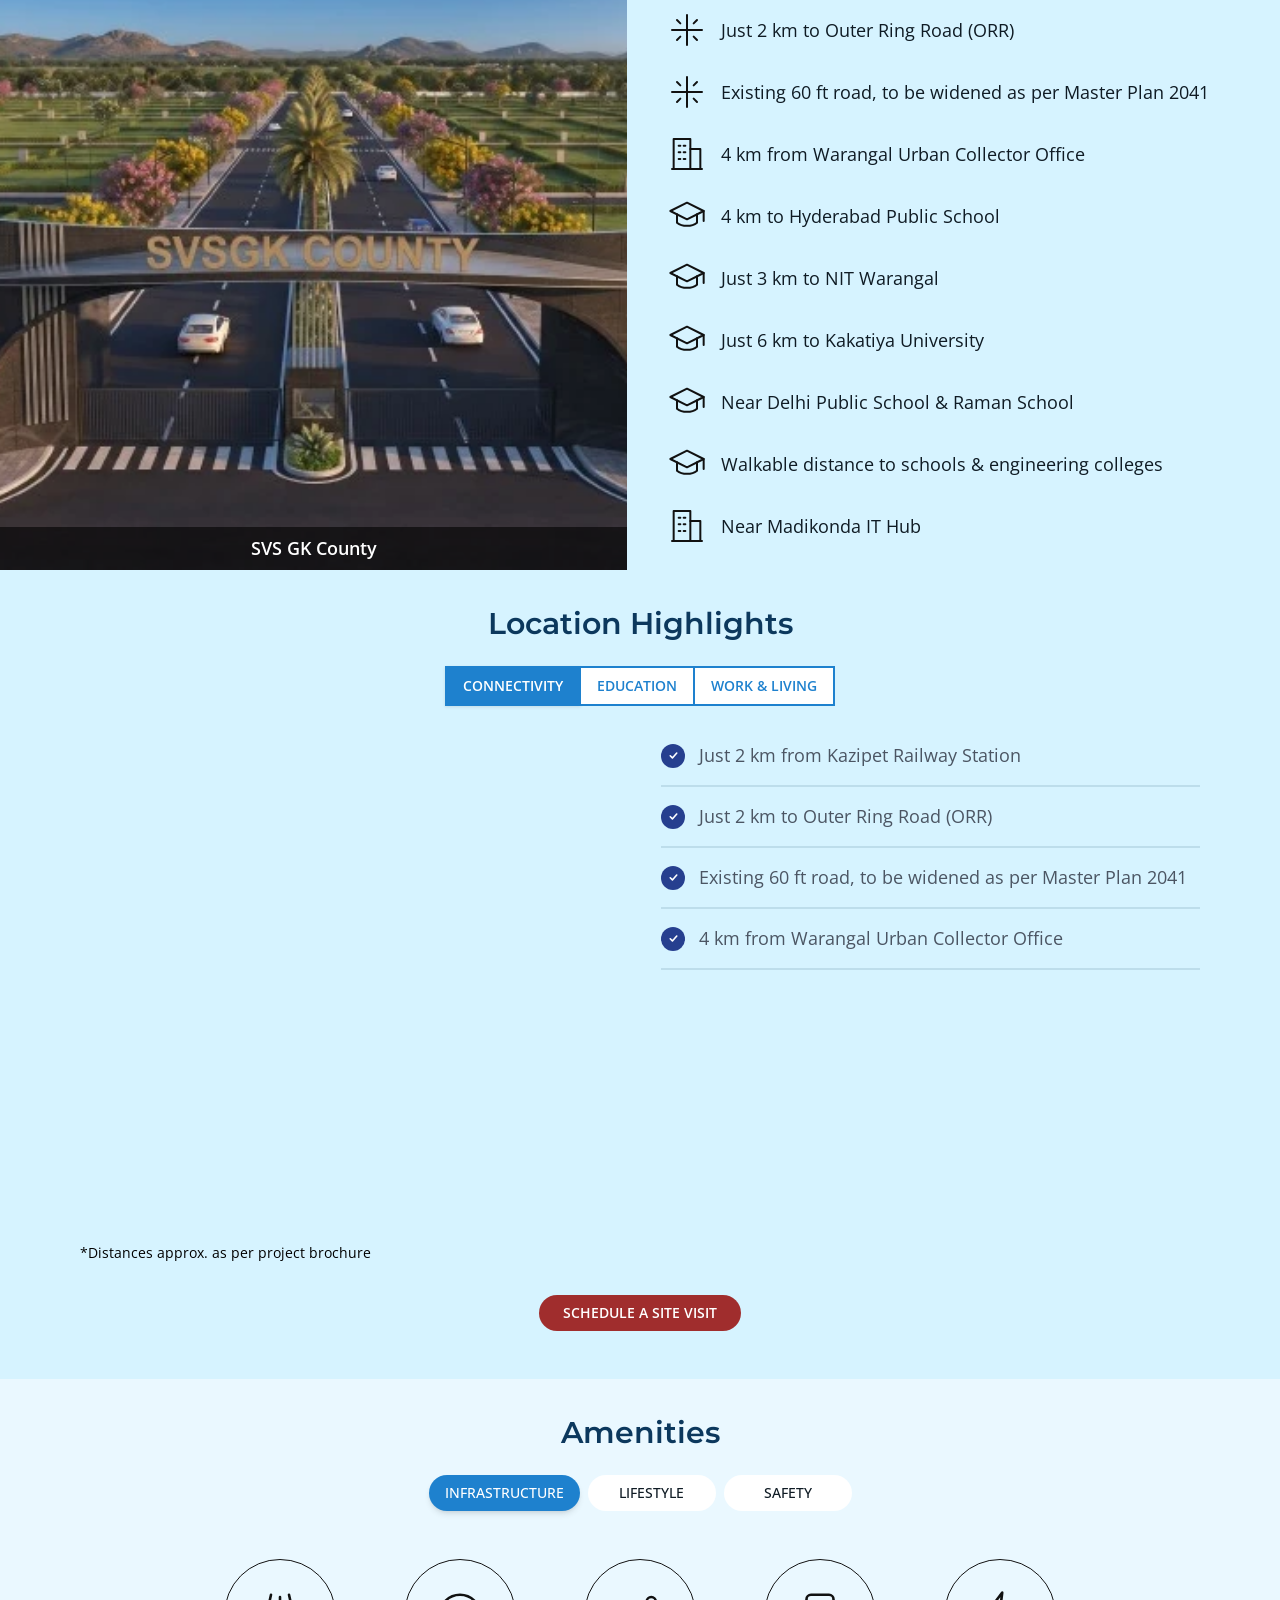
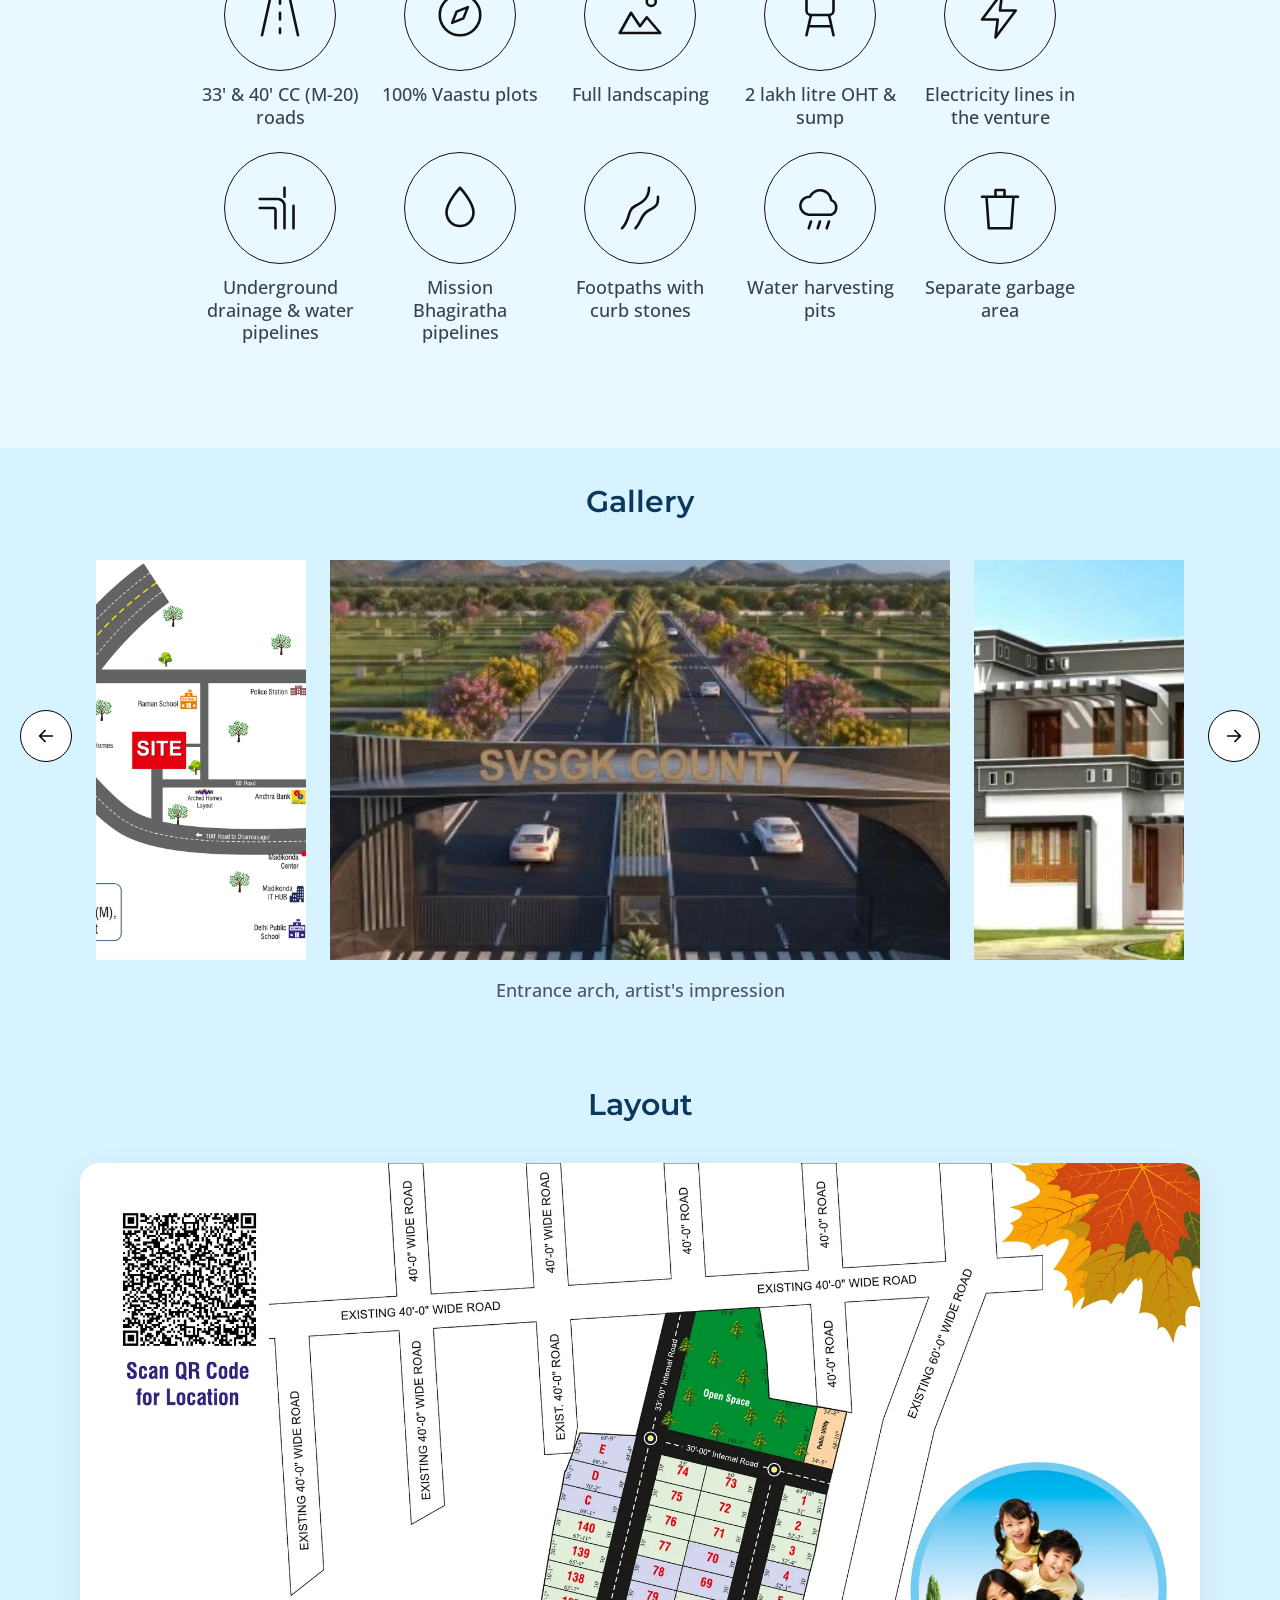
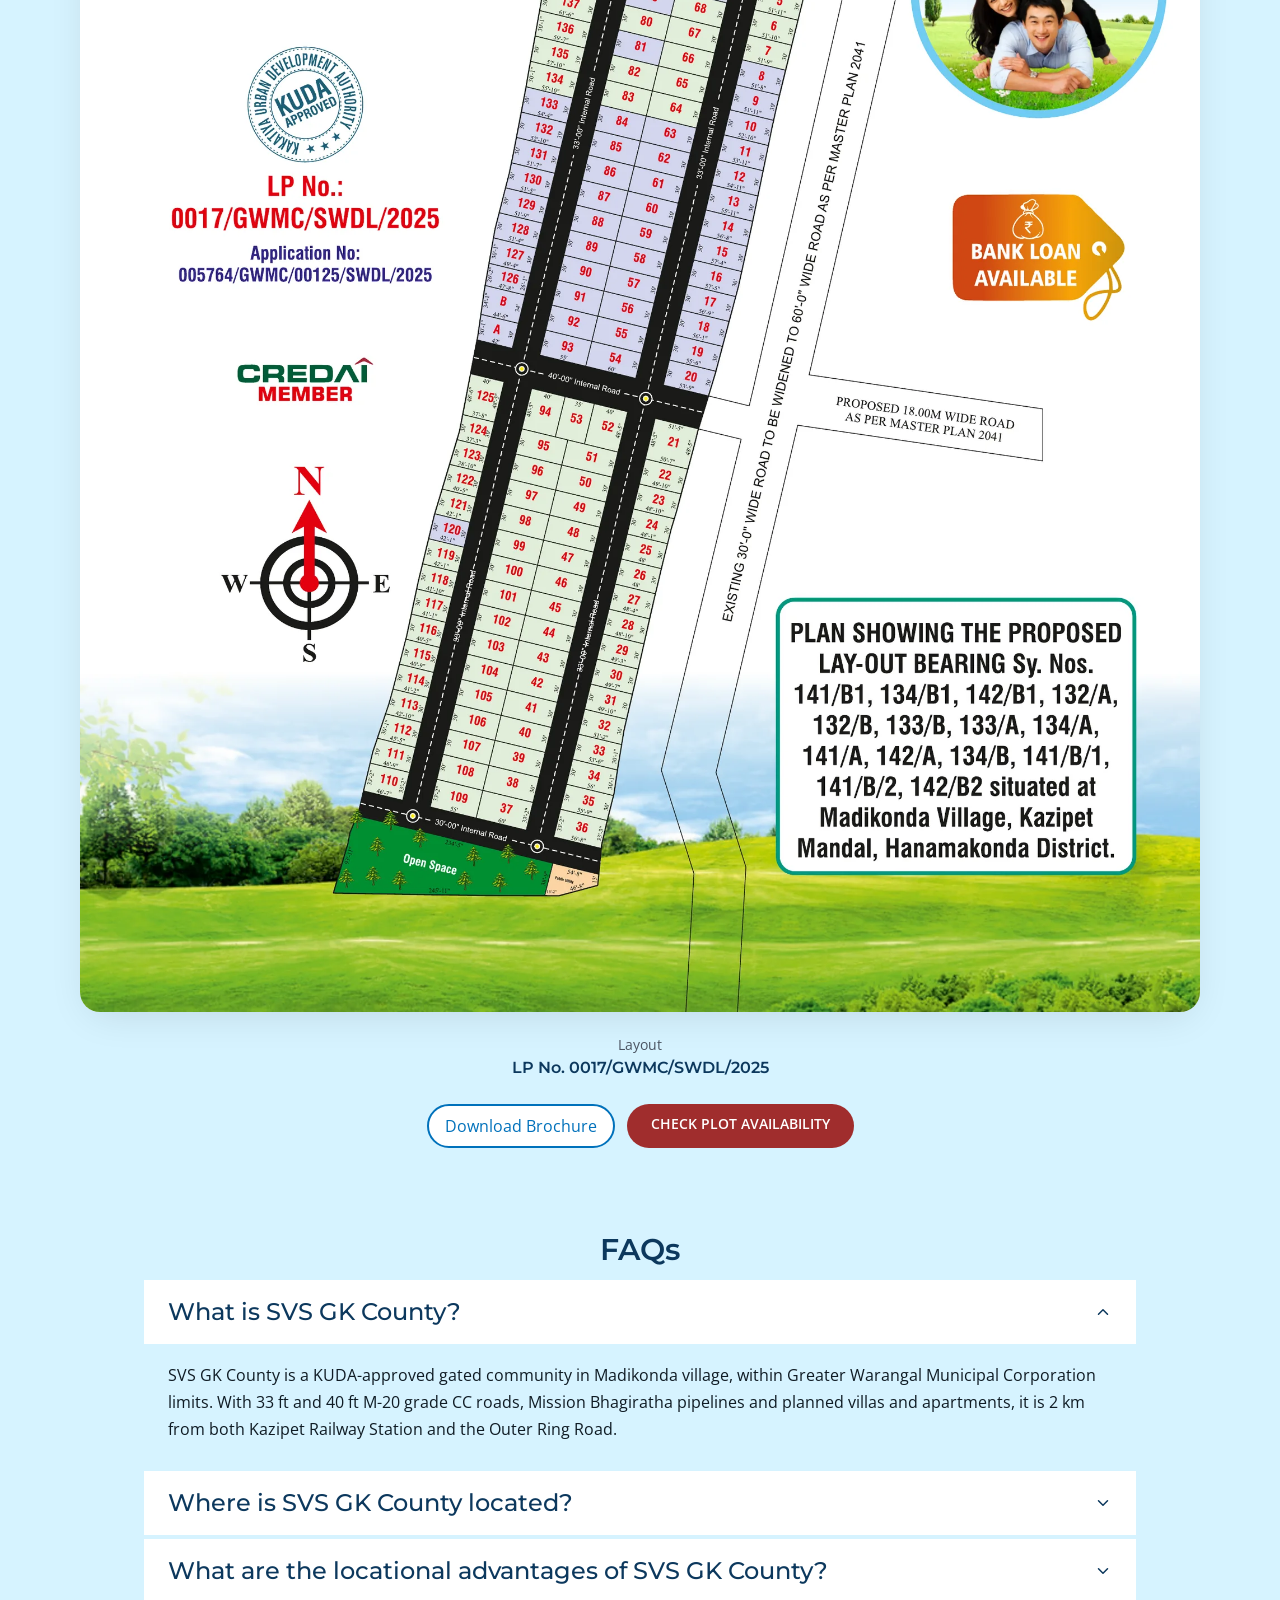
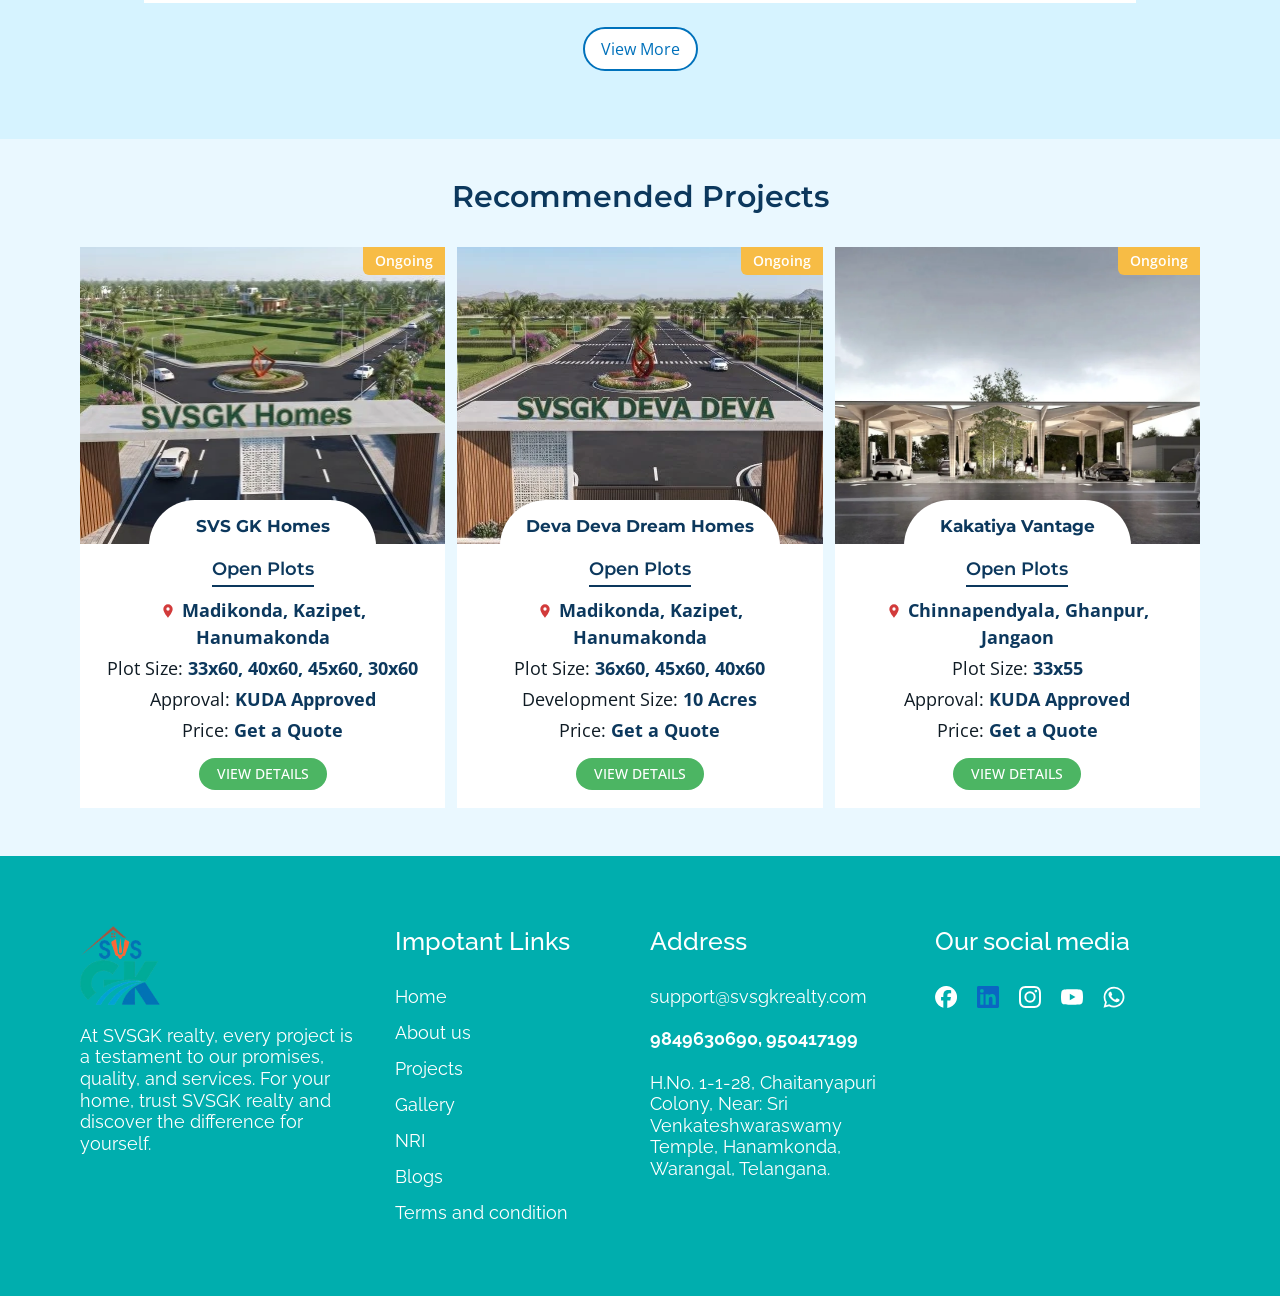
<file: svs-gk-county/index.html>
<!doctype html>
<html lang="en">
<head>
<meta charset="utf-8">
<meta name="viewport" content="width=device-width, initial-scale=1">
<title>SVS GK County | Open Plots for Sale in Madikonda | SVSGK Realty</title>
<meta name="description" content="140 Vaastu plots, 2 km from Kazipet Railway Station and the ORR. KUDA approved, LP No. 0017/GWMC/SWDL/2025. Plot sizes 30x55, 30x60 and 40x60.">
<meta name="theme-color" content="#0C385D">
<link rel="icon" href="../assets/svsgk-logo.png">
<link rel="preload" as="image" href="../assets/p/svs-gk-county/main.webp" fetchpriority="high">
<link rel="preconnect" href="https://fonts.googleapis.com">
<link rel="preconnect" href="https://fonts.gstatic.com" crossorigin>
<link href="https://fonts.googleapis.com/css2?family=Montserrat:wght@400;500;600;700&family=Open+Sans:wght@400;500;600;700&family=Raleway:wght@500;600&family=Roboto:wght@500&display=swap" rel="stylesheet">
<link rel="stylesheet" href="../assets/project.css?v=1a4e3c49">
<script type="application/ld+json">{"@context": "https://schema.org", "@type": "Residence", "name": "SVS GK County", "description": "SVS GK County is a KUDA-approved gated community in Madikonda village, within Greater Warangal Municipal Corporation limits. With 33 ft and 40 ft M-20 grade CC roads, Mission Bhagiratha pipelines and planned villas and apartments, it is 2 km from both Kazipet Railway Station and the Outer Ring Road.", "address": {"@type": "PostalAddress", "addressLocality": "Madikonda, Kazipet, Hanamkonda", "addressRegion": "Telangana", "addressCountry": "IN"}}</script>
</head>
<body>



<section class="hero" id="top" style="background-image:url('../assets/p/svs-gk-county/main.webp')" aria-label="SVS GK County">
  <header>
    <div class="box">
      <a href="https://svsgkrealty.com/" class="logo" aria-label="SVSGK Realty home"><img src="../assets/svsgk-logo.webp" alt="SVSGK Realty" width="66" height="65"></a>
      <ul class="nav" id="menu">
        <li class="mx"><button type="button" data-navclose aria-label="Close menu">&#x2715;</button></li>
        <li><a href="https://svsgkrealty.com/">Home</a></li>
        <li><a href="https://svsgkrealty.com/about-us/">About us</a></li>
        <li><a href="../" class="on">Projects</a></li>
        <li><a href="https://svsgkrealty.com/gallery/">Gallery</a></li>
        <li><a href="https://nri.svsgkrealty.com/">NRI</a></li>
        <li><a href="https://svsgkrealty.com/blogs/">Blogs</a></li>
        <li class="mc"><a href="#" data-enq>Contact Us</a></li>
      </ul>
      <a href="#" class="cta" data-enq>Contact us</a>
      <button class="burger" id="burger" aria-label="Open menu" aria-expanded="false"><i></i></button>
    </div>
  </header>
  <div class="permit"><div class="pl">SVS GK County</div><div class="tbl"><small>LP No.</small><small><b>0017/GWMC/SWDL/2025</b></small><small><b>KUDA Approved</b></small><small>Madikonda, Kazipet, Hanamkonda</small></div></div>
  <a href="#overview" class="down" aria-label="Scroll down"><svg viewBox="0 0 24 24"><path d="M12 5v14M6 13l6 6 6-6"/></svg></a>
</section>

<section id="overview">
  <div class="wrap">
    <div class="keys"><div><span>Location</span><h4>Madikonda</h4></div><div><span>Plot Sizes</span><h4>30x55, 30x60, 40x60</h4></div><div><span>Approval</span><h4>KUDA Approved</h4></div><div><span>Price</span><h4>Get a Quote</h4></div></div>
    <h1 class="main">Open Plots in Madikonda - SVS GK County</h1>
    <div class="rich">Find your dream fulfilled in this ideal environment. 140 Vaastu plots, 2 km from the Outer Ring Road.</div>
    <div class="nums"><div><h5>140+</h5><h3>Plots</h3></div><div><h5>2 KM</h5><h3>To ORR</h3></div><div><h5>40 FT</h5><h3>CC Roads</h3></div><div><h5>100%</h5><h3>Vaastu</h3></div></div>
    <p class="blurb">SVS GK County is a KUDA-approved gated community in Madikonda village, within Greater Warangal Municipal Corporation limits. With 33 ft and 40 ft M-20 grade CC roads, Mission Bhagiratha pipelines and planned villas and apartments, it is 2 km from both Kazipet Railway Station and the Outer Ring Road.</p>
  </div>
  <h2 class="heading">Standout Features</h2>
  <div class="feat">
    <div class="feat-img" style="background-image:url('../assets/p/svs-gk-county/main.webp')"><span>SVS GK County</span></div>
    <ul><li><svg viewBox="0 0 24 24" aria-hidden="true"><rect x="6" y="3" width="12" height="13" rx="3"/><path d="M6 10h12M9 16l-2 5M15 16l2 5M8 19h8"/><circle cx="9" cy="13" r=".6"/><circle cx="15" cy="13" r=".6"/></svg><p>Just 2 km from Kazipet Railway Station</p></li><li><svg viewBox="0 0 24 24" aria-hidden="true"><path d="M12 3v18M3 12h18M8 8l-2-2M16 8l2-2M8 16l-2 2M16 16l2 2"/></svg><p>Just 2 km to Outer Ring Road (ORR)</p></li><li><svg viewBox="0 0 24 24" aria-hidden="true"><path d="M12 3v18M3 12h18M8 8l-2-2M16 8l2-2M8 16l-2 2M16 16l2 2"/></svg><p>Existing 60 ft road, to be widened as per Master Plan 2041</p></li><li><svg viewBox="0 0 24 24" aria-hidden="true"><rect x="4" y="3" width="10" height="18"/><path d="M14 9h6v12h-6M7 7h1M10 7h1M7 11h1M10 11h1M7 15h1M10 15h1M3 21h18"/></svg><p>4 km from Warangal Urban Collector Office</p></li><li><svg viewBox="0 0 24 24" aria-hidden="true"><path d="M2 9l10-5 10 5-10 5z"/><path d="M6 11v5c3 2.5 9 2.5 12 0v-5M22 9v6"/></svg><p>4 km to Hyderabad Public School</p></li><li><svg viewBox="0 0 24 24" aria-hidden="true"><path d="M2 9l10-5 10 5-10 5z"/><path d="M6 11v5c3 2.5 9 2.5 12 0v-5M22 9v6"/></svg><p>Just 3 km to NIT Warangal</p></li><li><svg viewBox="0 0 24 24" aria-hidden="true"><path d="M2 9l10-5 10 5-10 5z"/><path d="M6 11v5c3 2.5 9 2.5 12 0v-5M22 9v6"/></svg><p>Just 6 km to Kakatiya University</p></li><li><svg viewBox="0 0 24 24" aria-hidden="true"><path d="M2 9l10-5 10 5-10 5z"/><path d="M6 11v5c3 2.5 9 2.5 12 0v-5M22 9v6"/></svg><p>Near Delhi Public School &amp; Raman School</p></li><li><svg viewBox="0 0 24 24" aria-hidden="true"><path d="M2 9l10-5 10 5-10 5z"/><path d="M6 11v5c3 2.5 9 2.5 12 0v-5M22 9v6"/></svg><p>Walkable distance to schools &amp; engineering colleges</p></li><li><svg viewBox="0 0 24 24" aria-hidden="true"><rect x="4" y="3" width="10" height="18"/><path d="M14 9h6v12h-6M7 7h1M10 7h1M7 11h1M10 11h1M7 15h1M10 15h1M3 21h18"/></svg><p>Near Madikonda IT Hub</p></li></ul>
  </div>
</section>

<section id="location" class="sec">
  <div class="wrap">
    <h2 class="heading">Location Highlights</h2>
    <div class="tabs"><div class="grp" role="tablist" id="ltabs"><button role="tab" aria-selected="true" data-k="Connectivity">Connectivity</button><button role="tab" aria-selected="false" data-k="Education">Education</button><button role="tab" aria-selected="false" data-k="Work &amp; Living">Work &amp; Living</button></div></div>
    <div class="loc">
      <div><iframe src="https://maps.google.com/maps?q=Madikonda%2C%20Kazipet%2C%20Hanamkonda%2C%20Telangana&z=13&output=embed" title="SVS GK County on Google Maps" loading="lazy" referrerpolicy="no-referrer-when-downgrade"></iframe><p class="eta">*Distances approx. as per project brochure</p></div>
      <ul class="checks" id="checks"><li data-k="Connectivity">Just 2 km from Kazipet Railway Station</li><li data-k="Connectivity">Just 2 km to Outer Ring Road (ORR)</li><li data-k="Connectivity">Existing 60 ft road, to be widened as per Master Plan 2041</li><li data-k="Connectivity">4 km from Warangal Urban Collector Office</li><li data-k="Education" hidden>4 km to Hyderabad Public School</li><li data-k="Education" hidden>Just 3 km to NIT Warangal</li><li data-k="Education" hidden>Just 6 km to Kakatiya University</li><li data-k="Education" hidden>Near Delhi Public School &amp; Raman School</li><li data-k="Education" hidden>Walkable distance to schools &amp; engineering colleges</li><li data-k="Work &amp; Living" hidden>Near Madikonda IT Hub</li><li data-k="Work &amp; Living" hidden>Under Kakatiya Urban Development Authority</li><li data-k="Work &amp; Living" hidden>Within Greater Warangal Municipal Corporation limits</li><li data-k="Work &amp; Living" hidden>Suitable for immediate house construction</li></ul>
    </div>
    <div class="cta-row"><a class="btn-red" href="https://wa.me/919849630690?text=Hi%20SVSGK%2C%20I%27d%20like%20to%20schedule%20a%20site%20visit%20to%20SVS%20GK%20County." target="_blank" rel="noopener">Schedule a site visit</a></div>
  </div>
</section>

<section id="amenities" class="band sec">
  <div class="wrap">
    <h2 class="heading">Amenities</h2>
    <div class="am-tabs" role="tablist" id="atabs"><button role="tab" aria-selected="true" data-c="INFRASTRUCTURE">INFRASTRUCTURE</button><button role="tab" aria-selected="false" data-c="LIFESTYLE">LIFESTYLE</button><button role="tab" aria-selected="false" data-c="SAFETY">SAFETY</button></div>
    <div class="am-grid" id="agrid"><div class="am" data-c="INFRASTRUCTURE"><span class="ring"><svg viewBox="0 0 24 24" aria-hidden="true"><path d="M8 3 4 21M16 3l4 18M12 4v3M12 11v3M12 18v2"/></svg></span><p>33&#x27; &amp; 40&#x27; CC (M-20) roads</p></div><div class="am" data-c="INFRASTRUCTURE"><span class="ring"><svg viewBox="0 0 24 24" aria-hidden="true"><circle cx="12" cy="12" r="9"/><path d="M15.5 8.5l-2 5-5 2 2-5z"/></svg></span><p>100% Vaastu plots</p></div><div class="am" data-c="LIFESTYLE" hidden><span class="ring"><svg viewBox="0 0 24 24" aria-hidden="true"><path d="M12 22v-6M7 16h10l-3-4h2l-4-6-4 6h2z"/></svg></span><p>Avenue plantation with drip system</p></div><div class="am" data-c="INFRASTRUCTURE"><span class="ring"><svg viewBox="0 0 24 24" aria-hidden="true"><path d="M3 20l5-9 4 6 3-4 6 7z"/><circle cx="17" cy="6" r="2"/></svg></span><p>Full landscaping</p></div><div class="am" data-c="INFRASTRUCTURE"><span class="ring"><svg viewBox="0 0 24 24" aria-hidden="true"><rect x="6" y="3" width="12" height="9" rx="2"/><path d="M8 12l-2 9M16 12l2 9M7 17h10"/></svg></span><p>2 lakh litre OHT &amp; sump</p></div><div class="am" data-c="INFRASTRUCTURE"><span class="ring"><svg viewBox="0 0 24 24" aria-hidden="true"><path d="M13 2 4 14h7l-1 8 9-12h-7z"/></svg></span><p>Electricity lines in the venture</p></div><div class="am" data-c="LIFESTYLE" hidden><span class="ring"><svg viewBox="0 0 24 24" aria-hidden="true"><circle cx="12" cy="9" r="2.5"/><path d="M12 6.5V3M14.5 9H18M12 11.5V14M9.5 9H6M12 14v8M12 18c-2.5 0-4-1.5-4-3.5M12 18c2.5 0 4-1.5 4-3.5"/></svg></span><p>Parks, lawns &amp; flower plantation</p></div><div class="am" data-c="INFRASTRUCTURE"><span class="ring"><svg viewBox="0 0 24 24" aria-hidden="true"><path d="M3 8h8a3 3 0 0 1 3 3v10M3 12h6a1 1 0 0 1 1 1v8M14 3v4M18 21V11"/></svg></span><p>Underground drainage &amp; water pipelines</p></div><div class="am" data-c="INFRASTRUCTURE"><span class="ring"><svg viewBox="0 0 24 24" aria-hidden="true"><path d="M12 3s6 6.5 6 11a6 6 0 0 1-12 0c0-4.5 6-11 6-11z"/></svg></span><p>Mission Bhagiratha pipelines</p></div><div class="am" data-c="SAFETY" hidden><span class="ring"><svg viewBox="0 0 24 24" aria-hidden="true"><path d="M3 21V9a9 9 0 0 1 18 0v12M7 21v-9M12 21v-9M17 21v-9"/></svg></span><p>Elevated main gate with arch</p></div><div class="am" data-c="SAFETY" hidden><span class="ring"><svg viewBox="0 0 24 24" aria-hidden="true"><path d="M12 3l8 3v6c0 5-3.5 8-8 9-4.5-1-8-4-8-9V6z"/><circle cx="12" cy="11" r="2.5"/></svg></span><p>24 hrs security &amp; solar fencing</p></div><div class="am" data-c="INFRASTRUCTURE"><span class="ring"><svg viewBox="0 0 24 24" aria-hidden="true"><path d="M4 21c4-4 2-8 6-10s6-4 6-8M10 21c3-3 2-6 6-8s4-3 4-6"/></svg></span><p>Footpaths with curb stones</p></div><div class="am" data-c="LIFESTYLE" hidden><span class="ring"><svg viewBox="0 0 24 24" aria-hidden="true"><path d="M3 11l9-7 9 7M5 9.5V21h14V9.5M10 21v-6h4v6"/></svg></span><p>Upcoming planned villas</p></div><div class="am" data-c="LIFESTYLE" hidden><span class="ring"><svg viewBox="0 0 24 24" aria-hidden="true"><rect x="5" y="3" width="14" height="18" rx="1"/><path d="M9 7h2M13 7h2M9 11h2M13 11h2M9 15h2M13 15h2"/></svg></span><p>Upcoming planned apartments</p></div><div class="am" data-c="INFRASTRUCTURE"><span class="ring"><svg viewBox="0 0 24 24" aria-hidden="true"><path d="M7 15a4 4 0 0 1 .5-8 5 5 0 0 1 9.5 1.5A3.5 3.5 0 0 1 17 15z"/><path d="M8 18l-1 3M12 18l-1 3M16 18l-1 3"/></svg></span><p>Water harvesting pits</p></div><div class="am" data-c="INFRASTRUCTURE"><span class="ring"><svg viewBox="0 0 24 24" aria-hidden="true"><path d="M4 7h16M10 7V4h4v3M6 7l1 14h10l1-14"/></svg></span><p>Separate garbage area</p></div></div>
  </div>
</section>

<section id="gallery" class="gal">
  <h2 class="heading" style="padding-top:36px;margin-bottom:20px">Gallery</h2>
  <div style="position:relative">
    <button class="arr l" data-dir="-1" aria-label="Previous"><svg viewBox="0 0 24 24"><path d="M19 12H5M11 6l-6 6 6 6"/></svg></button>
    <div class="gal-track" id="gal"><figure data-full="../assets/p/svs-gk-county/main.webp" data-cap="Entrance arch, artist&#x27;s impression"><img src="../assets/p/svs-gk-county/main.webp" alt="Entrance arch, artist&#x27;s impression" decoding="async"></figure><figure data-full="../assets/p/svs-gk-county/g1.webp" data-cap="Planned villa, elevation 1"><img src="../assets/p/svs-gk-county/g1.webp" alt="Planned villa, elevation 1" decoding="async"></figure><figure data-full="../assets/p/svs-gk-county/g2.webp" data-cap="Planned villa, elevation 2"><img src="../assets/p/svs-gk-county/g2.webp" alt="Planned villa, elevation 2" decoding="async"></figure><figure data-full="../assets/p/svs-gk-county/g3.webp" data-cap="Planned villa, elevation 3"><img src="../assets/p/svs-gk-county/g3.webp" alt="Planned villa, elevation 3" decoding="async"></figure><figure data-full="../assets/p/svs-gk-county/map.webp" data-cap="Location map"><img src="../assets/p/svs-gk-county/map.webp" alt="Location map" decoding="async"></figure></div>
    <button class="arr r" data-dir="1" aria-label="Next"><svg viewBox="0 0 24 24"><path d="M5 12h14M13 6l6 6-6 6"/></svg></button>
  </div>
  <p class="gal-cap" id="galcap"></p>
</section>

<section id="layout" class="sec">
  <div class="wrap">
    <h2 class="heading" style="margin-bottom:20px">Layout</h2>
    <div class="layout-img" data-full="../assets/p/svs-gk-county/layout.webp"><img src="../assets/p/svs-gk-county/layout.webp" alt="SVS GK County layout plan" loading="lazy"></div>
    <div class="plan-meta"><div><span>Layout</span><b>LP No. 0017/GWMC/SWDL/2025</b></div></div>
    <div class="dl"><a class="btn-out" href="../brochures/svs-gk-county.pdf" download>Download Brochure</a><a class="btn-red" style="padding:10px 24px" href="https://wa.me/919849630690?text=Hi%20SVSGK%2C%20I%27m%20interested%20in%20SVS%20GK%20County.%20Please%20share%20plot%20availability%20and%20price%20details." target="_blank" rel="noopener">Check plot availability</a></div>
  </div>
</section>

<section id="faqs" class="sec">
  <div class="wrap">
    <h2 class="heading" style="padding-bottom:12px">FAQs</h2>
    <div class="faq" id="faq"><div class="item open"><button class="q" aria-expanded="true"><h3>What is SVS GK County?</h3><svg viewBox="0 0 24 24"><path d="M6 9l6 6 6-6"/></svg></button><div class="a"><div><p>SVS GK County is a KUDA-approved gated community in Madikonda village, within Greater Warangal Municipal Corporation limits. With 33 ft and 40 ft M-20 grade CC roads, Mission Bhagiratha pipelines and planned villas and apartments, it is 2 km from both Kazipet Railway Station and the Outer Ring Road.</p></div></div></div><div class="item"><button class="q" aria-expanded="false"><h3>Where is SVS GK County located?</h3><svg viewBox="0 0 24 24"><path d="M6 9l6 6 6-6"/></svg></button><div class="a"><div><p>SVS GK County is located at Madikonda (V), Kazipet (M), Hanamkonda District.</p></div></div></div><div class="item"><button class="q" aria-expanded="false"><h3>What are the locational advantages of SVS GK County?</h3><svg viewBox="0 0 24 24"><path d="M6 9l6 6 6-6"/></svg></button><div class="a"><div><p>Just 2 km from Kazipet Railway Station. Just 2 km to Outer Ring Road (ORR). Existing 60 ft road, to be widened as per Master Plan 2041. 4 km from Warangal Urban Collector Office. 4 km to Hyderabad Public School.</p></div></div></div><div class="item" hidden><button class="q" aria-expanded="false"><h3>Is SVS GK County an approved layout?</h3><svg viewBox="0 0 24 24"><path d="M6 9l6 6 6-6"/></svg></button><div class="a"><div><p>Yes. KUDA approved, LP No. 0017/GWMC/SWDL/2025. Layout: LP No. 0017/GWMC/SWDL/2025.</p></div></div></div><div class="item" hidden><button class="q" aria-expanded="false"><h3>What plot sizes are available at SVS GK County?</h3><svg viewBox="0 0 24 24"><path d="M6 9l6 6 6-6"/></svg></button><div class="a"><div><p>Plots are available in 30x55, 30x60 and 40x60 sizes, all 100% Vaastu compliant.</p></div></div></div><div class="item" hidden><button class="q" aria-expanded="false"><h3>Is a bank loan available?</h3><svg viewBox="0 0 24 24"><path d="M6 9l6 6 6-6"/></svg></button><div class="a"><div><p>Yes, bank loans are available for plots in this layout.</p></div></div></div></div>
    <div class="vm"><button class="btn-out" id="vm">View More</button></div>
  </div>
</section>

<section class="band rec">
  <div class="wrap">
    <h2 class="heading" style="margin-bottom:12px">Recommended Projects</h2>
    <div class="rec-grid"><a class="rc" href="../svs-gk-homes/"><div class="im"><img src="../assets/p/svs-gk-homes/main.webp" alt="SVS GK Homes" loading="lazy"><span class="badge">Ongoing</span></div>
<div class="bub">SVS GK Homes</div><div class="bd"><span class="cfg">Open Plots</span>
<span class="ln"><svg viewBox="0 0 24 24"><path d="M12 2a7 7 0 0 0-7 7c0 5.3 7 13 7 13s7-7.7 7-13a7 7 0 0 0-7-7zm0 9.5A2.5 2.5 0 1 1 12 6.5a2.5 2.5 0 0 1 0 5z"/></svg><b>Madikonda, Kazipet, Hanumakonda</b></span>
<span class="ln">Plot Size: <b>33x60, 40x60, 45x60, 30x60</b></span>
<span class="ln">Approval: <b>KUDA Approved</b></span>
<span class="ln">Price: <b>Get a Quote</b></span><span class="vd">View details</span></div></a><a class="rc" href="../deva-deva-dream-homes/"><div class="im"><img src="../assets/p/deva-deva-dream-homes/main.webp" alt="Deva Deva Dream Homes" loading="lazy"><span class="badge">Ongoing</span></div>
<div class="bub">Deva Deva Dream Homes</div><div class="bd"><span class="cfg">Open Plots</span>
<span class="ln"><svg viewBox="0 0 24 24"><path d="M12 2a7 7 0 0 0-7 7c0 5.3 7 13 7 13s7-7.7 7-13a7 7 0 0 0-7-7zm0 9.5A2.5 2.5 0 1 1 12 6.5a2.5 2.5 0 0 1 0 5z"/></svg><b>Madikonda, Kazipet, Hanumakonda</b></span>
<span class="ln">Plot Size: <b>36x60, 45x60, 40x60</b></span>
<span class="ln">Development Size: <b>10 Acres</b></span>
<span class="ln">Price: <b>Get a Quote</b></span><span class="vd">View details</span></div></a><a class="rc" href="../kakatiya-vantage/"><div class="im"><img src="../assets/p/kakatiya-vantage/hero.webp" alt="Kakatiya Vantage" loading="lazy"><span class="badge">Ongoing</span></div>
<div class="bub">Kakatiya Vantage</div><div class="bd"><span class="cfg">Open Plots</span>
<span class="ln"><svg viewBox="0 0 24 24"><path d="M12 2a7 7 0 0 0-7 7c0 5.3 7 13 7 13s7-7.7 7-13a7 7 0 0 0-7-7zm0 9.5A2.5 2.5 0 1 1 12 6.5a2.5 2.5 0 0 1 0 5z"/></svg><b>Chinnapendyala, Ghanpur, Jangaon</b></span>
<span class="ln">Plot Size: <b>33x55</b></span>
<span class="ln">Approval: <b>KUDA Approved</b></span>
<span class="ln">Price: <b>Get a Quote</b></span><span class="vd">View details</span></div></a></div>
  </div>
</section>

<footer>
  <div class="ftw ft">
    <div>
      <a href="https://svsgkrealty.com/" class="ft-logo" aria-label="SVSGK Realty"><img src="../assets/svsgk-logo.webp" alt="SVSGK Realty" loading="lazy"></a>
      <p>At SVSGK realty, every project is a testament to our promises, quality, and services. For your home, trust SVSGK realty and discover the difference for yourself.</p>
    </div>
    <div>
      <h3>Impotant Links</h3>
      <ul>
        <li><a href="https://svsgkrealty.com/">Home</a></li>
        <li><a href="https://svsgkrealty.com/about-us/">About us</a></li>
        <li><a href="../">Projects</a></li>
        <li><a href="https://svsgkrealty.com/gallery/">Gallery</a></li>
        <li><a href="https://nri.svsgkrealty.com/">NRI</a></li>
        <li><a href="https://svsgkrealty.com/blogs/">Blogs</a></li>
        <li><a href="https://svsgkrealty.com/terms-and-condition/">Terms and condition</a></li>
      </ul>
    </div>
    <div>
      <h3>Address</h3>
      <a href="mailto:support@svsgkrealty.com" style="margin-top:10px">support@svsgkrealty.com</a>
      <b><a href="tel:+919849630690">9849630690, 950417199</a></b>
      <address>H.No. 1-1-28, Chaitanyapuri Colony, Near: Sri Venkateshwaraswamy Temple, Hanamkonda, Warangal, Telangana.</address>
    </div>
    <div>
      <h3>Our social media</h3>
      <div class="social">
        <a href="https://www.facebook.com/profile.php?id=61561106980623" target="_blank" rel="noopener" aria-label="Facebook"><svg viewBox="0 0 24 24"><path d="M9.1 23.7v-8H6.6V12h2.5v-1.6c0-4.1 1.9-6 5.9-6 .8 0 2.1.2 2.6.3v3.4c-.3 0-.8-.1-1.4-.1-2 0-2.7.7-2.7 2.7V12h3.9l-.7 3.7h-3.3V24A12 12 0 1 0 9.1 23.7z"/></svg></a>
        <a class="li" href="https://www.linkedin.com/company/svsgk-realty/" target="_blank" rel="noopener" aria-label="LinkedIn"><svg viewBox="0 0 24 24"><path d="M20.447 20.452h-3.554v-5.569c0-1.328-.027-3.037-1.852-3.037-1.853 0-2.136 1.445-2.136 2.939v5.667H9.351V9h3.414v1.561h.046c.477-.9 1.637-1.85 3.37-1.85 3.601 0 4.267 2.37 4.267 5.455v6.286zM5.337 7.433a2.062 2.062 0 1 1 0-4.125 2.062 2.062 0 0 1 0 4.125zm1.782 13.019H3.555V9h3.564v11.452zM22.225 0H1.771C.792 0 0 .774 0 1.729v20.542C0 23.227.792 24 1.771 24h20.451C23.2 24 24 23.227 24 22.271V1.729C24 .774 23.2 0 22.222 0h.003z"/></svg></a>
        <a href="https://www.instagram.com/svsgkrealty/" target="_blank" rel="noopener" aria-label="Instagram"><svg viewBox="0 0 24 24"><path d="M12 2.16c3.2 0 3.58.01 4.85.07 3.25.15 4.77 1.69 4.92 4.92.06 1.27.07 1.65.07 4.85s-.01 3.58-.07 4.85c-.15 3.23-1.66 4.77-4.92 4.92-1.27.06-1.65.07-4.85.07s-3.58-.01-4.85-.07c-3.26-.15-4.77-1.7-4.92-4.92C2.17 15.58 2.16 15.2 2.16 12s.01-3.58.07-4.85C2.38 3.92 3.9 2.38 7.15 2.23 8.42 2.17 8.8 2.16 12 2.16zM12 0C8.74 0 8.33.01 7.05.07 2.7.27.27 2.69.07 7.05.01 8.33 0 8.74 0 12s.01 3.67.07 4.95c.2 4.36 2.62 6.78 6.98 6.98C8.33 23.99 8.74 24 12 24s3.67-.01 4.95-.07c4.35-.2 6.78-2.62 6.98-6.98.06-1.28.07-1.69.07-4.95s-.01-3.67-.07-4.95c-.2-4.35-2.62-6.78-6.98-6.98C15.67.01 15.26 0 12 0zm0 5.84a6.16 6.16 0 1 0 0 12.32 6.16 6.16 0 0 0 0-12.32zM12 16a4 4 0 1 1 0-8 4 4 0 0 1 0 8zm6.4-11.85a1.44 1.44 0 1 0 0 2.88 1.44 1.44 0 0 0 0-2.88z"/></svg></a>
        <a href="https://www.youtube.com/" target="_blank" rel="noopener" aria-label="YouTube"><svg viewBox="0 0 24 24"><path d="M23.5 6.2a3 3 0 0 0-2.1-2.1C19.5 3.6 12 3.6 12 3.6s-7.5 0-9.4.5A3 3 0 0 0 .5 6.2 31 31 0 0 0 0 12a31 31 0 0 0 .5 5.8 3 3 0 0 0 2.1 2.1c1.9.5 9.4.5 9.4.5s7.5 0 9.4-.5a3 3 0 0 0 2.1-2.1A31 31 0 0 0 24 12a31 31 0 0 0-.5-5.8zM9.6 15.6V8.4l6.2 3.6-6.2 3.6z"/></svg></a>
        <a href="https://wa.me/919849630690" target="_blank" rel="noopener" aria-label="WhatsApp"><svg viewBox="0 0 24 24"><path d="M17.47 14.38c-.3-.15-1.76-.87-2.03-.97-.27-.1-.47-.15-.67.15-.2.3-.77.97-.94 1.17-.17.2-.35.22-.65.07-.3-.15-1.26-.46-2.4-1.48-.89-.79-1.49-1.77-1.66-2.07-.17-.3-.02-.46.13-.61.13-.13.3-.35.45-.52.15-.17.2-.3.3-.5.1-.2.05-.37-.02-.52-.08-.15-.67-1.61-.92-2.21-.24-.58-.49-.5-.67-.51h-.57c-.2 0-.52.07-.79.37-.27.3-1.04 1.02-1.04 2.48s1.07 2.88 1.21 3.08c.15.2 2.1 3.2 5.08 4.49.71.31 1.26.49 1.69.63.71.23 1.36.19 1.87.12.57-.09 1.76-.72 2.01-1.41.25-.69.25-1.29.17-1.41-.07-.12-.27-.2-.57-.35zM12.05 21.5h-.01a9.4 9.4 0 0 1-4.8-1.31l-.34-.2-3.57.94.95-3.48-.22-.36a9.43 9.43 0 1 1 7.99 4.41zm8.03-17.46A11.32 11.32 0 0 0 12.05.72 11.37 11.37 0 0 0 2.2 17.77L.6 23.6l5.96-1.56a11.35 11.35 0 0 0 5.48 1.4h.01c6.27 0 11.37-5.1 11.37-11.37 0-3.04-1.18-5.89-3.34-8.04z"/></svg></a>
      </div>
    </div>
  </div>
</footer>

<nav class="dock" id="dock" aria-label="Quick contact">
  <a href="tel:+919849630690" class="call" aria-label="Call SVSGK Realty"><span class="ic"><svg viewBox="0 0 24 24" width="16" height="16" fill="#fff"><path d="M6.6 10.8a15.1 15.1 0 0 0 6.6 6.6l2.2-2.2c.3-.3.7-.4 1-.2 1.1.4 2.3.6 3.6.6.6 0 1 .4 1 1V20c0 .6-.4 1-1 1A17 17 0 0 1 3 4c0-.6.4-1 1-1h3.5c.6 0 1 .4 1 1 0 1.3.2 2.5.6 3.6.1.3 0 .7-.2 1z"/></svg></span>Call now</a>
  <a href="https://wa.me/919849630690?text=Hi%2C%20I%27m%20interested%20in%20SVS%20GK%20County.%20Please%20share%20details." class="wa" target="_blank" rel="noopener" aria-label="Chat on WhatsApp"><span class="ic"><svg viewBox="0 0 24 24" width="16" height="16" fill="#fff"><path d="M17.5 14.4c-.3-.1-1.8-.9-2-1-.3-.1-.5-.1-.7.1l-.9 1.2c-.2.2-.4.2-.7.1-1.6-.8-2.7-1.4-3.7-3.2-.3-.5.3-.5.8-1.6.1-.2 0-.4 0-.5l-.9-2.2c-.2-.6-.5-.5-.7-.5h-.6c-.2 0-.5.1-.8.4s-1 1-1 2.5 1.1 2.9 1.2 3.1c.1.2 2.1 3.2 5.1 4.5 1.9.8 2.6.9 3.6.7.6-.1 1.8-.7 2-1.4.2-.7.2-1.3.2-1.4-.1-.1-.3-.2-.6-.3zM12 2a10 10 0 0 0-8.6 15.1L2 22l5-1.3A10 10 0 1 0 12 2z"/></svg></span>WhatsApp</a>
</nav>

<a href="#top" class="totop" id="totop" aria-label="Back to top"><svg viewBox="0 0 24 24"><path d="M12 19V5M6 11l6-6 6 6"/></svg></a>

<dialog class="enqm" id="enqm"><div class="hd">Enquire about SVS GK County<button type="button" data-close aria-label="Close">&#x2715;</button></div>
<form id="enqf" data-project="SVS GK County" data-wa="https://wa.me/919849630690">
  <label>Name<input name="name" required autocomplete="name"></label>
  <label>Phone<input name="phone" type="tel" required autocomplete="tel" pattern="[0-9+ ]{10,15}"></label>
  <label>Message<textarea name="msg" rows="3">Please share plot availability and price details.</textarea></label>
  <button class="sub" type="submit">Send on WhatsApp</button>
</form></dialog>

<dialog class="lb" id="lb"><button class="x" aria-label="Close">&#x2715;</button><div class="stage"><img alt=""></div></dialog>

<script src="../assets/project.js?v=1a4e3c49" defer></script>
</body>
</html>
</file>
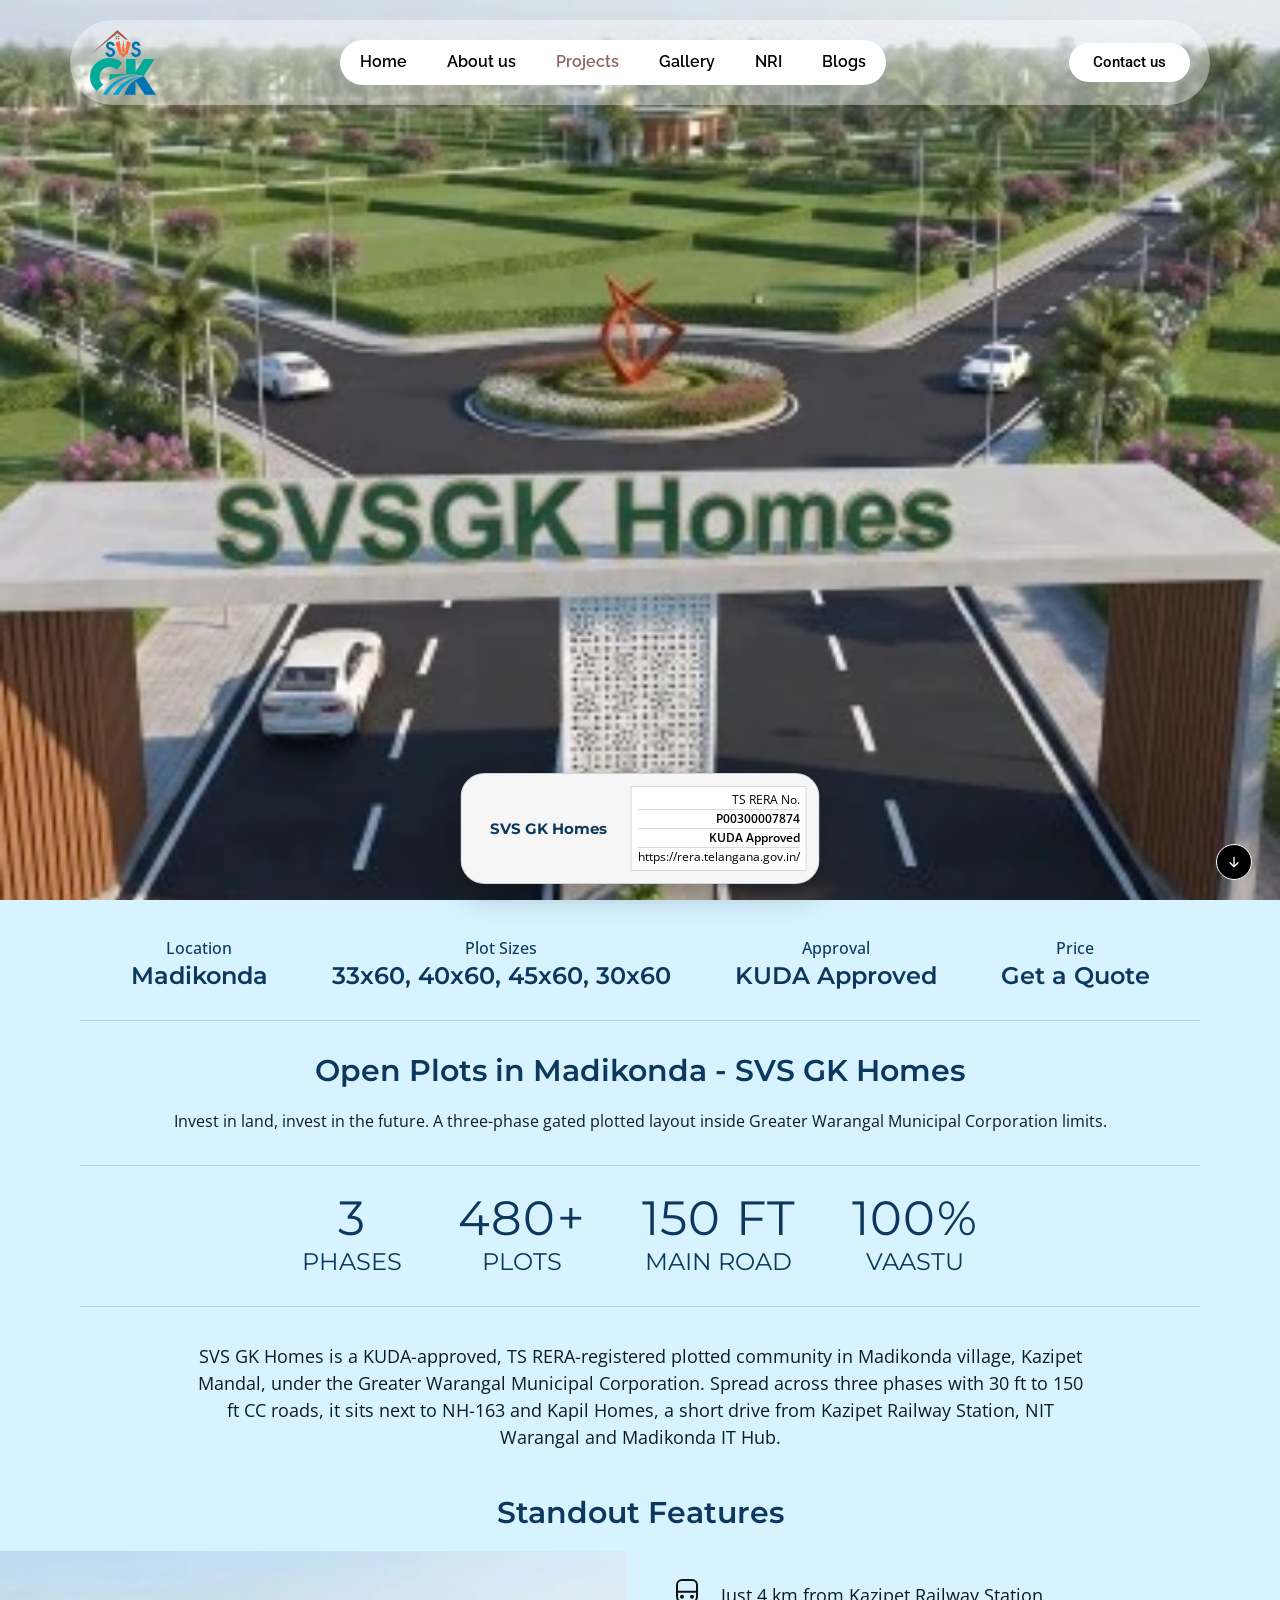
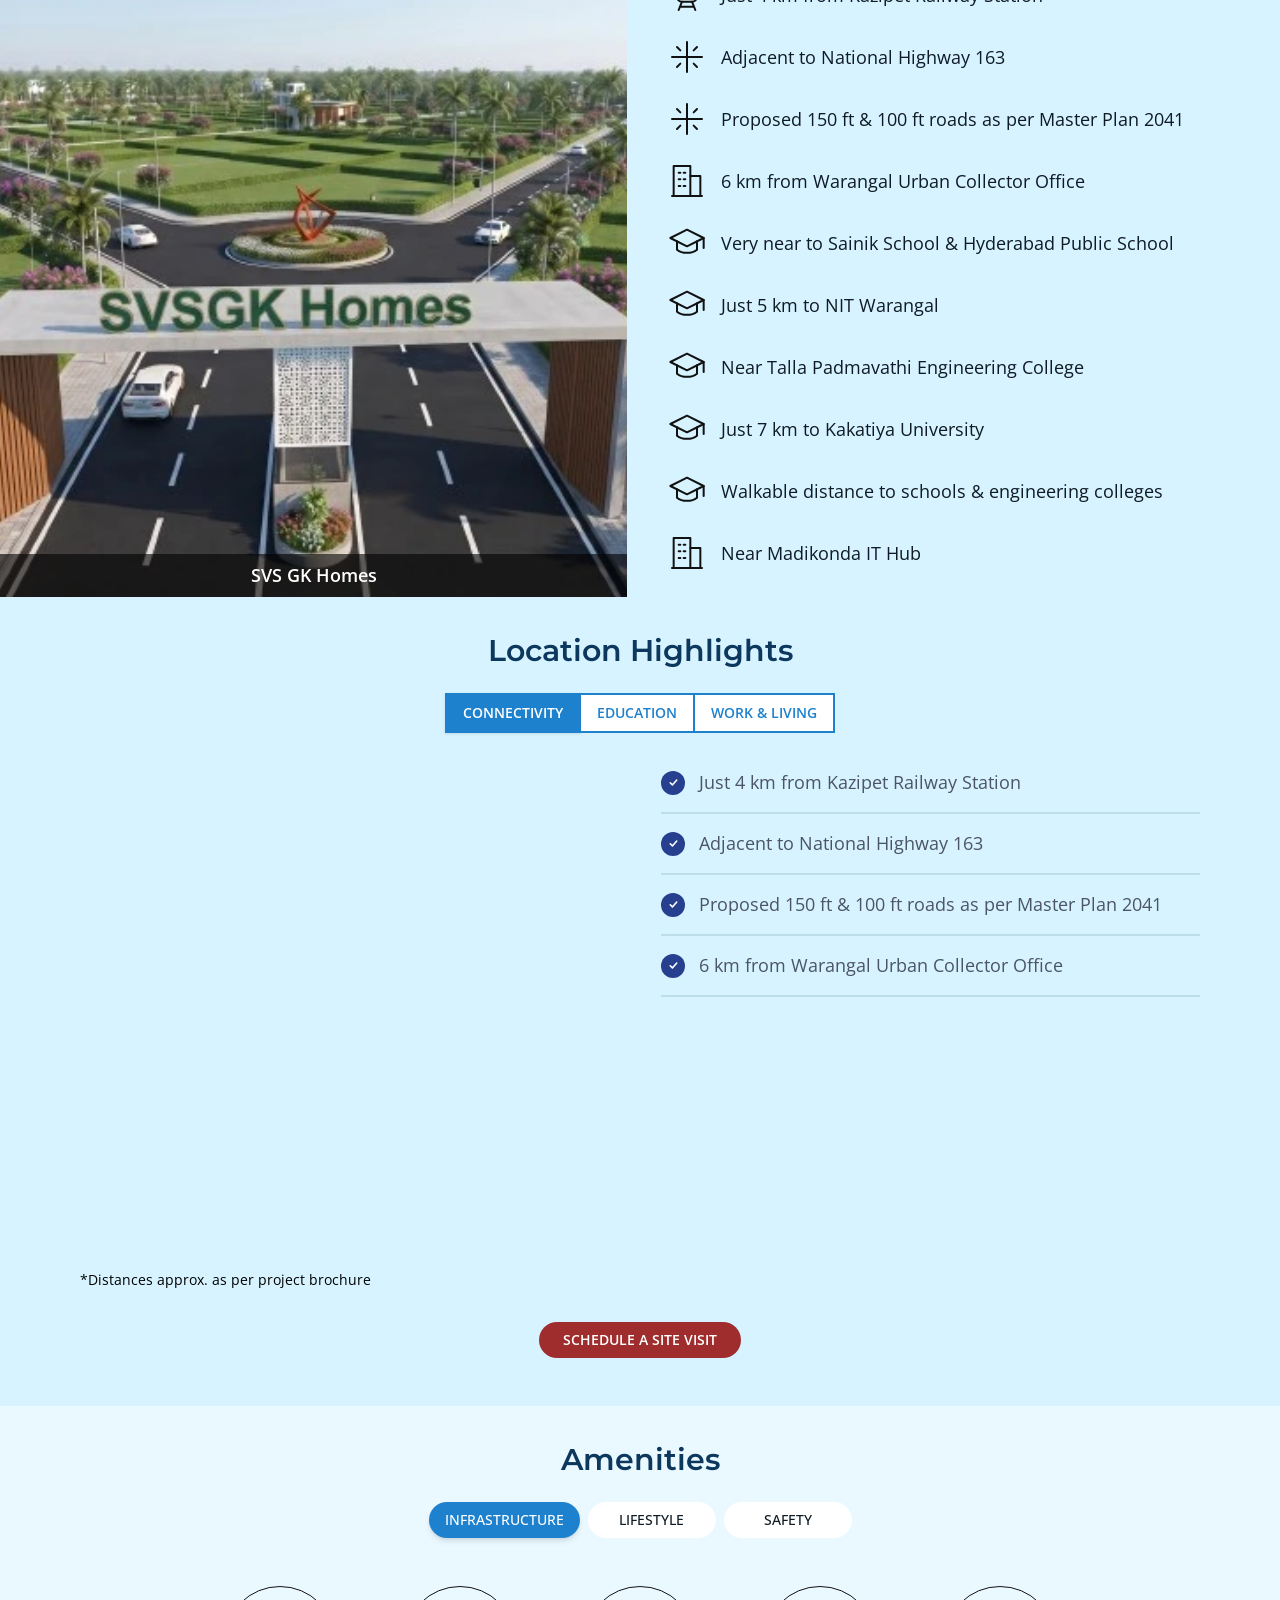
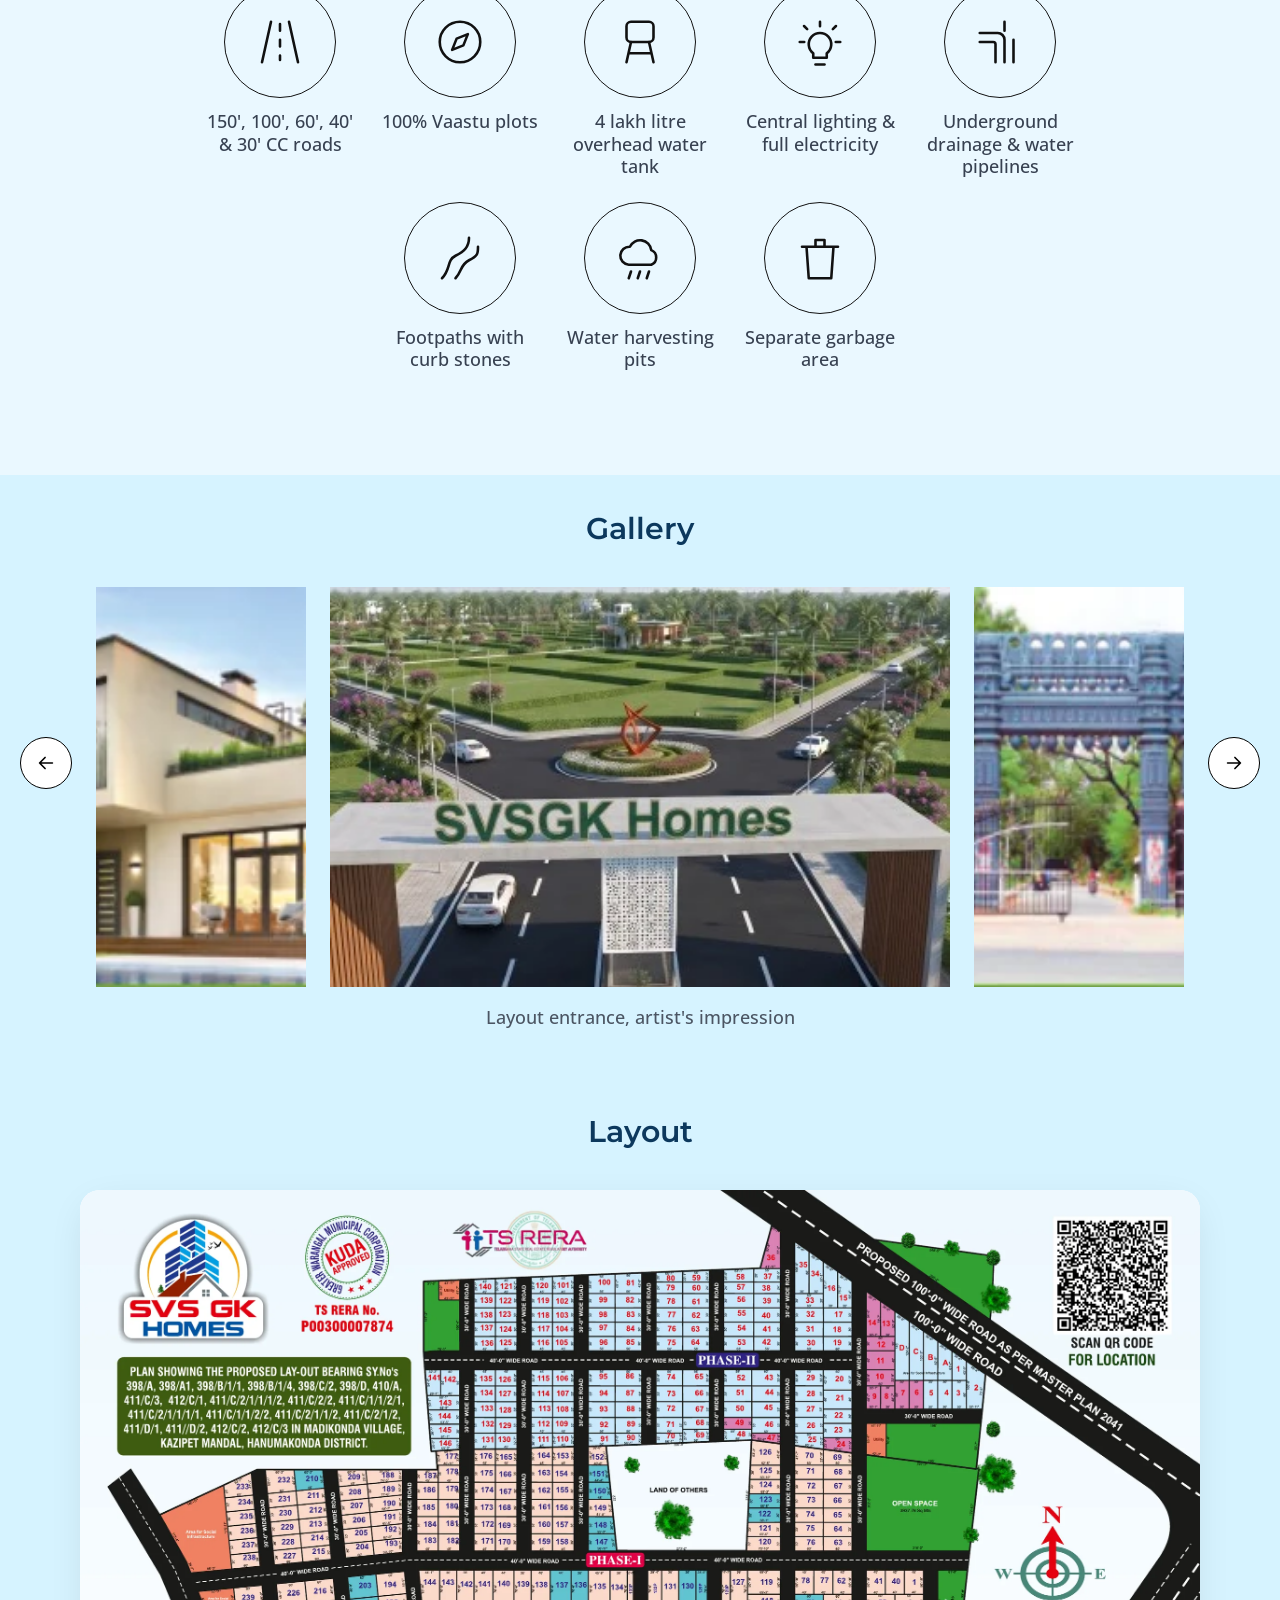
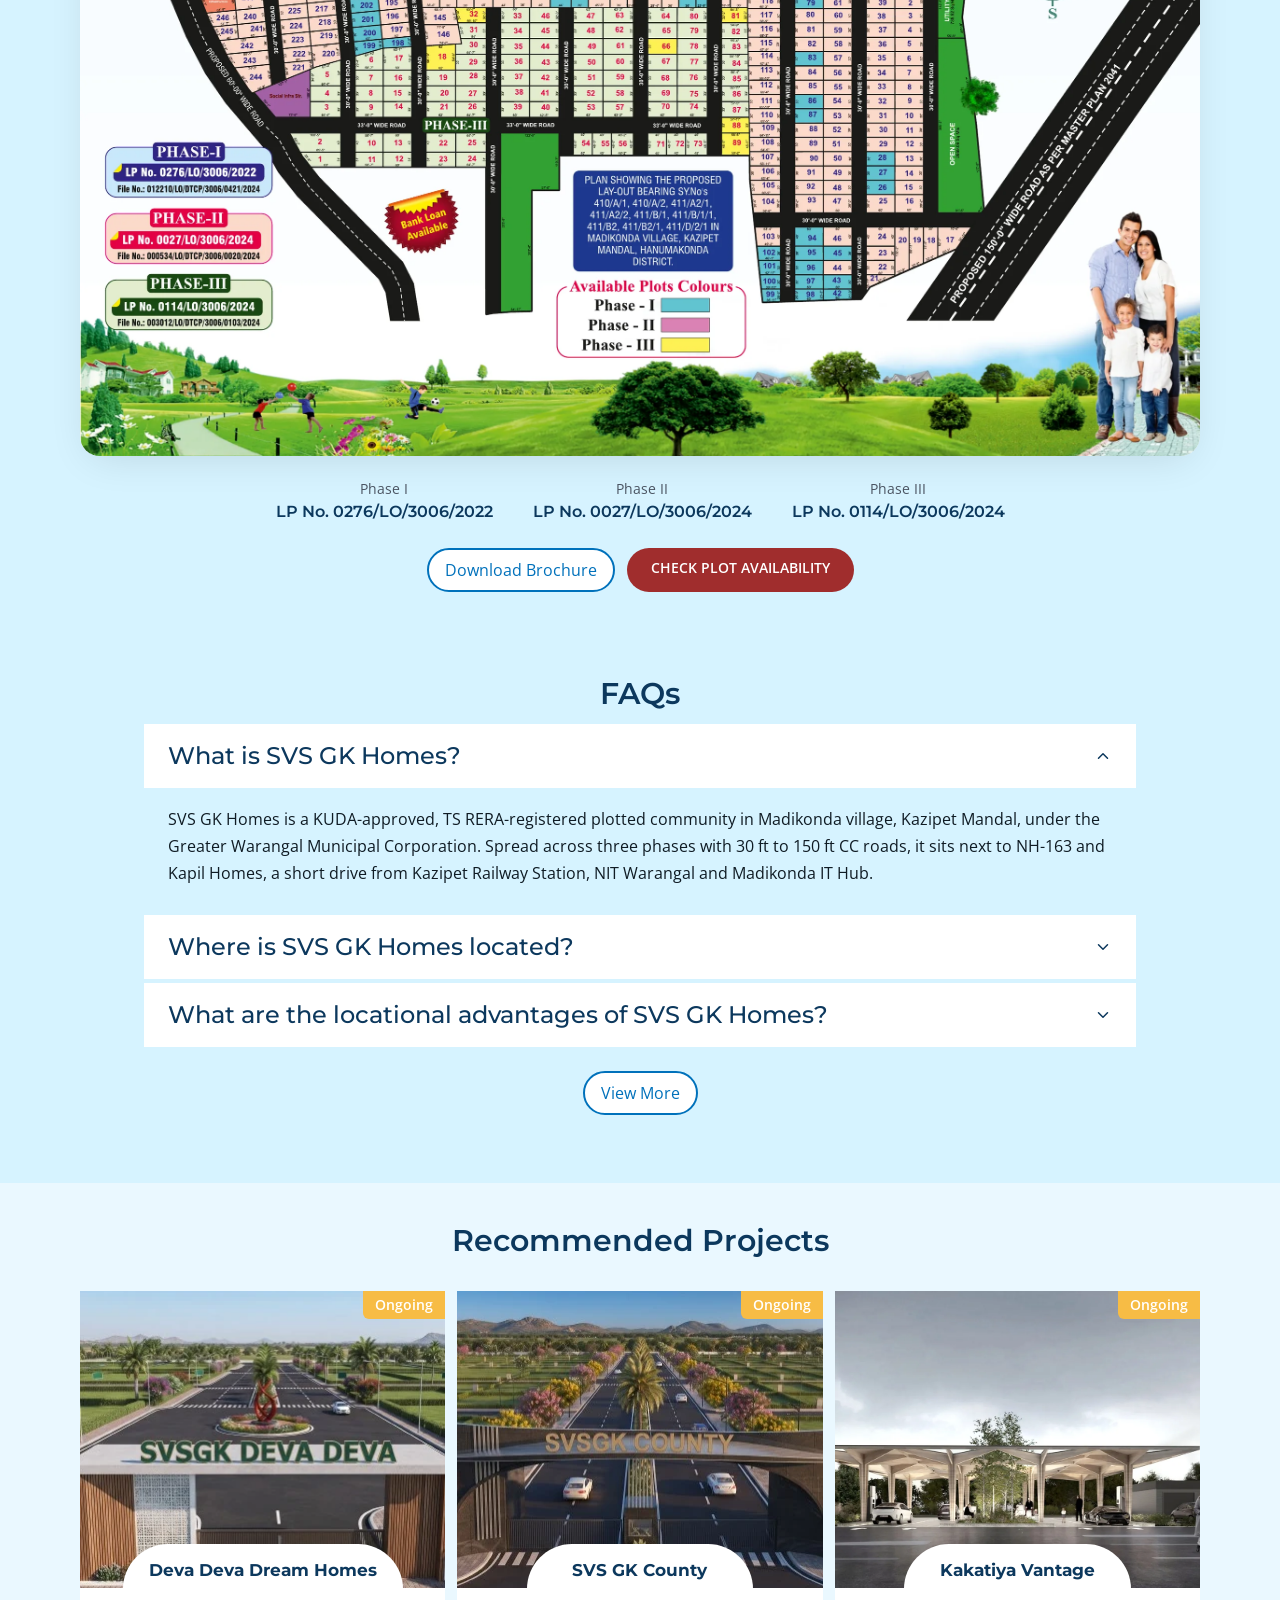
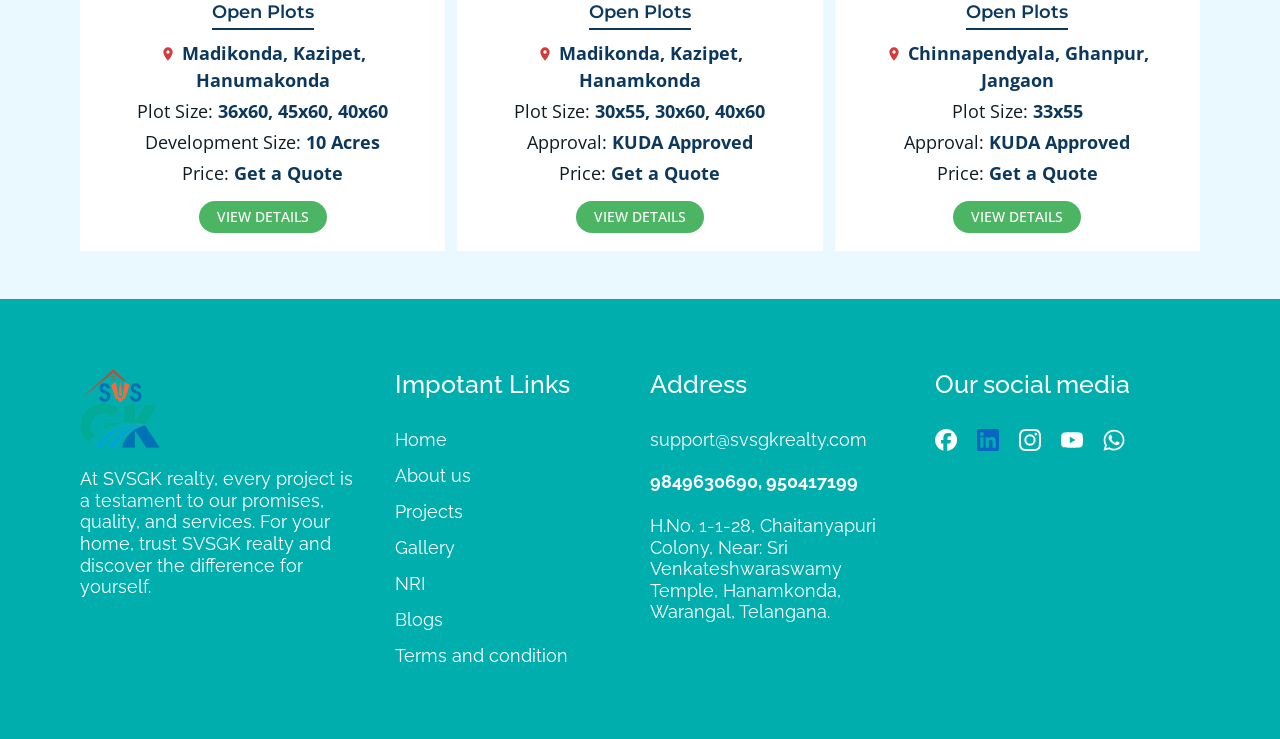
<file: svs-gk-homes/index.html>
<!doctype html>
<html lang="en">
<head>
<meta charset="utf-8">
<meta name="viewport" content="width=device-width, initial-scale=1">
<title>SVS GK Homes | Open Plots for Sale in Madikonda | SVSGK Realty</title>
<meta name="description" content="Three-phase gated layout near Kazipet with roads up to 150 ft wide. KUDA approved, TS RERA P00300007874. Plot sizes 33x60, 40x60, 45x60 and 30x60.">
<meta name="theme-color" content="#0C385D">
<link rel="icon" href="../assets/svsgk-logo.png">
<link rel="preload" as="image" href="../assets/p/svs-gk-homes/main.webp" fetchpriority="high">
<link rel="preconnect" href="https://fonts.googleapis.com">
<link rel="preconnect" href="https://fonts.gstatic.com" crossorigin>
<link href="https://fonts.googleapis.com/css2?family=Montserrat:wght@400;500;600;700&family=Open+Sans:wght@400;500;600;700&family=Raleway:wght@500;600&family=Roboto:wght@500&display=swap" rel="stylesheet">
<link rel="stylesheet" href="../assets/project.css?v=1a4e3c49">
<script type="application/ld+json">{"@context": "https://schema.org", "@type": "Residence", "name": "SVS GK Homes", "description": "SVS GK Homes is a KUDA-approved, TS RERA-registered plotted community in Madikonda village, Kazipet Mandal, under the Greater Warangal Municipal Corporation. Spread across three phases with 30 ft to 150 ft CC roads, it sits next to NH-163 and Kapil Homes, a short drive from Kazipet Railway Station, NIT Warangal and Madikonda IT Hub.", "address": {"@type": "PostalAddress", "addressLocality": "Madikonda, Kazipet, Hanumakonda", "addressRegion": "Telangana", "addressCountry": "IN"}}</script>
</head>
<body>



<section class="hero" id="top" style="background-image:url('../assets/p/svs-gk-homes/main.webp')" aria-label="SVS GK Homes">
  <header>
    <div class="box">
      <a href="https://svsgkrealty.com/" class="logo" aria-label="SVSGK Realty home"><img src="../assets/svsgk-logo.webp" alt="SVSGK Realty" width="66" height="65"></a>
      <ul class="nav" id="menu">
        <li class="mx"><button type="button" data-navclose aria-label="Close menu">&#x2715;</button></li>
        <li><a href="https://svsgkrealty.com/">Home</a></li>
        <li><a href="https://svsgkrealty.com/about-us/">About us</a></li>
        <li><a href="../" class="on">Projects</a></li>
        <li><a href="https://svsgkrealty.com/gallery/">Gallery</a></li>
        <li><a href="https://nri.svsgkrealty.com/">NRI</a></li>
        <li><a href="https://svsgkrealty.com/blogs/">Blogs</a></li>
        <li class="mc"><a href="#" data-enq>Contact Us</a></li>
      </ul>
      <a href="#" class="cta" data-enq>Contact us</a>
      <button class="burger" id="burger" aria-label="Open menu" aria-expanded="false"><i></i></button>
    </div>
  </header>
  <div class="permit"><div class="pl">SVS GK Homes</div><div class="tbl"><small>TS RERA No.</small><small><b>P00300007874</b></small><small><b>KUDA Approved</b></small><small>https://rera.telangana.gov.in/</small></div></div>
  <a href="#overview" class="down" aria-label="Scroll down"><svg viewBox="0 0 24 24"><path d="M12 5v14M6 13l6 6 6-6"/></svg></a>
</section>

<section id="overview">
  <div class="wrap">
    <div class="keys"><div><span>Location</span><h4>Madikonda</h4></div><div><span>Plot Sizes</span><h4>33x60, 40x60, 45x60, 30x60</h4></div><div><span>Approval</span><h4>KUDA Approved</h4></div><div><span>Price</span><h4>Get a Quote</h4></div></div>
    <h1 class="main">Open Plots in Madikonda - SVS GK Homes</h1>
    <div class="rich">Invest in land, invest in the future. A three-phase gated plotted layout inside Greater Warangal Municipal Corporation limits.</div>
    <div class="nums"><div><h5>3</h5><h3>Phases</h3></div><div><h5>480+</h5><h3>Plots</h3></div><div><h5>150 FT</h5><h3>Main Road</h3></div><div><h5>100%</h5><h3>Vaastu</h3></div></div>
    <p class="blurb">SVS GK Homes is a KUDA-approved, TS RERA-registered plotted community in Madikonda village, Kazipet Mandal, under the Greater Warangal Municipal Corporation. Spread across three phases with 30 ft to 150 ft CC roads, it sits next to NH-163 and Kapil Homes, a short drive from Kazipet Railway Station, NIT Warangal and Madikonda IT Hub.</p>
  </div>
  <h2 class="heading">Standout Features</h2>
  <div class="feat">
    <div class="feat-img" style="background-image:url('../assets/p/svs-gk-homes/main.webp')"><span>SVS GK Homes</span></div>
    <ul><li><svg viewBox="0 0 24 24" aria-hidden="true"><rect x="6" y="3" width="12" height="13" rx="3"/><path d="M6 10h12M9 16l-2 5M15 16l2 5M8 19h8"/><circle cx="9" cy="13" r=".6"/><circle cx="15" cy="13" r=".6"/></svg><p>Just 4 km from Kazipet Railway Station</p></li><li><svg viewBox="0 0 24 24" aria-hidden="true"><path d="M12 3v18M3 12h18M8 8l-2-2M16 8l2-2M8 16l-2 2M16 16l2 2"/></svg><p>Adjacent to National Highway 163</p></li><li><svg viewBox="0 0 24 24" aria-hidden="true"><path d="M12 3v18M3 12h18M8 8l-2-2M16 8l2-2M8 16l-2 2M16 16l2 2"/></svg><p>Proposed 150 ft &amp; 100 ft roads as per Master Plan 2041</p></li><li><svg viewBox="0 0 24 24" aria-hidden="true"><rect x="4" y="3" width="10" height="18"/><path d="M14 9h6v12h-6M7 7h1M10 7h1M7 11h1M10 11h1M7 15h1M10 15h1M3 21h18"/></svg><p>6 km from Warangal Urban Collector Office</p></li><li><svg viewBox="0 0 24 24" aria-hidden="true"><path d="M2 9l10-5 10 5-10 5z"/><path d="M6 11v5c3 2.5 9 2.5 12 0v-5M22 9v6"/></svg><p>Very near to Sainik School &amp; Hyderabad Public School</p></li><li><svg viewBox="0 0 24 24" aria-hidden="true"><path d="M2 9l10-5 10 5-10 5z"/><path d="M6 11v5c3 2.5 9 2.5 12 0v-5M22 9v6"/></svg><p>Just 5 km to NIT Warangal</p></li><li><svg viewBox="0 0 24 24" aria-hidden="true"><path d="M2 9l10-5 10 5-10 5z"/><path d="M6 11v5c3 2.5 9 2.5 12 0v-5M22 9v6"/></svg><p>Near Talla Padmavathi Engineering College</p></li><li><svg viewBox="0 0 24 24" aria-hidden="true"><path d="M2 9l10-5 10 5-10 5z"/><path d="M6 11v5c3 2.5 9 2.5 12 0v-5M22 9v6"/></svg><p>Just 7 km to Kakatiya University</p></li><li><svg viewBox="0 0 24 24" aria-hidden="true"><path d="M2 9l10-5 10 5-10 5z"/><path d="M6 11v5c3 2.5 9 2.5 12 0v-5M22 9v6"/></svg><p>Walkable distance to schools &amp; engineering colleges</p></li><li><svg viewBox="0 0 24 24" aria-hidden="true"><rect x="4" y="3" width="10" height="18"/><path d="M14 9h6v12h-6M7 7h1M10 7h1M7 11h1M10 11h1M7 15h1M10 15h1M3 21h18"/></svg><p>Near Madikonda IT Hub</p></li></ul>
  </div>
</section>

<section id="location" class="sec">
  <div class="wrap">
    <h2 class="heading">Location Highlights</h2>
    <div class="tabs"><div class="grp" role="tablist" id="ltabs"><button role="tab" aria-selected="true" data-k="Connectivity">Connectivity</button><button role="tab" aria-selected="false" data-k="Education">Education</button><button role="tab" aria-selected="false" data-k="Work &amp; Living">Work &amp; Living</button></div></div>
    <div class="loc">
      <div><iframe src="https://maps.google.com/maps?q=Madikonda%2C%20Kazipet%2C%20Hanamkonda%2C%20Telangana&z=13&output=embed" title="SVS GK Homes on Google Maps" loading="lazy" referrerpolicy="no-referrer-when-downgrade"></iframe><p class="eta">*Distances approx. as per project brochure</p></div>
      <ul class="checks" id="checks"><li data-k="Connectivity">Just 4 km from Kazipet Railway Station</li><li data-k="Connectivity">Adjacent to National Highway 163</li><li data-k="Connectivity">Proposed 150 ft &amp; 100 ft roads as per Master Plan 2041</li><li data-k="Connectivity">6 km from Warangal Urban Collector Office</li><li data-k="Education" hidden>Very near to Sainik School &amp; Hyderabad Public School</li><li data-k="Education" hidden>Just 5 km to NIT Warangal</li><li data-k="Education" hidden>Near Talla Padmavathi Engineering College</li><li data-k="Education" hidden>Just 7 km to Kakatiya University</li><li data-k="Education" hidden>Walkable distance to schools &amp; engineering colleges</li><li data-k="Work &amp; Living" hidden>Near Madikonda IT Hub</li><li data-k="Work &amp; Living" hidden>Near by IT companies</li><li data-k="Work &amp; Living" hidden>Adjacent to Kapil Homes</li><li data-k="Work &amp; Living" hidden>Under Greater Warangal Municipal Corporation</li><li data-k="Work &amp; Living" hidden>Suitable for immediate house construction</li></ul>
    </div>
    <div class="cta-row"><a class="btn-red" href="https://wa.me/919849630690?text=Hi%20SVSGK%2C%20I%27d%20like%20to%20schedule%20a%20site%20visit%20to%20SVS%20GK%20Homes." target="_blank" rel="noopener">Schedule a site visit</a></div>
  </div>
</section>

<section id="amenities" class="band sec">
  <div class="wrap">
    <h2 class="heading">Amenities</h2>
    <div class="am-tabs" role="tablist" id="atabs"><button role="tab" aria-selected="true" data-c="INFRASTRUCTURE">INFRASTRUCTURE</button><button role="tab" aria-selected="false" data-c="LIFESTYLE">LIFESTYLE</button><button role="tab" aria-selected="false" data-c="SAFETY">SAFETY</button></div>
    <div class="am-grid" id="agrid"><div class="am" data-c="INFRASTRUCTURE"><span class="ring"><svg viewBox="0 0 24 24" aria-hidden="true"><path d="M8 3 4 21M16 3l4 18M12 4v3M12 11v3M12 18v2"/></svg></span><p>150&#x27;, 100&#x27;, 60&#x27;, 40&#x27; &amp; 30&#x27; CC roads</p></div><div class="am" data-c="INFRASTRUCTURE"><span class="ring"><svg viewBox="0 0 24 24" aria-hidden="true"><circle cx="12" cy="12" r="9"/><path d="M15.5 8.5l-2 5-5 2 2-5z"/></svg></span><p>100% Vaastu plots</p></div><div class="am" data-c="LIFESTYLE" hidden><span class="ring"><svg viewBox="0 0 24 24" aria-hidden="true"><path d="M12 22v-6M7 16h10l-3-4h2l-4-6-4 6h2z"/></svg></span><p>Avenue plantation with drip system</p></div><div class="am" data-c="INFRASTRUCTURE"><span class="ring"><svg viewBox="0 0 24 24" aria-hidden="true"><rect x="6" y="3" width="12" height="9" rx="2"/><path d="M8 12l-2 9M16 12l2 9M7 17h10"/></svg></span><p>4 lakh litre overhead water tank</p></div><div class="am" data-c="INFRASTRUCTURE"><span class="ring"><svg viewBox="0 0 24 24" aria-hidden="true"><path d="M12 3v2M5 12H3M21 12h-2M6.3 6.3 4.9 4.9M17.7 6.3l1.4-1.4"/><path d="M9 17a5 5 0 1 1 6 0v2H9z"/><path d="M10 22h4"/></svg></span><p>Central lighting &amp; full electricity</p></div><div class="am" data-c="LIFESTYLE" hidden><span class="ring"><svg viewBox="0 0 24 24" aria-hidden="true"><circle cx="13" cy="4" r="2"/><path d="M10 22l2-7 3 3v4M8 12l3-4 4 3 3 1M12 15l-2-4"/></svg></span><p>Walking track</p></div><div class="am" data-c="LIFESTYLE" hidden><span class="ring"><svg viewBox="0 0 24 24" aria-hidden="true"><path d="M6 7v10M18 7v10M3 10v4M21 10v4M6 12h12"/></svg></span><p>Gym centre</p></div><div class="am" data-c="LIFESTYLE" hidden><span class="ring"><svg viewBox="0 0 24 24" aria-hidden="true"><circle cx="12" cy="5" r="2.2"/><path d="M5 10h14M12 10v5M9 22l3-7 3 7"/></svg></span><p>Children&#x27;s gaming zone</p></div><div class="am" data-c="LIFESTYLE" hidden><span class="ring"><svg viewBox="0 0 24 24" aria-hidden="true"><circle cx="12" cy="9" r="2.5"/><path d="M12 6.5V3M14.5 9H18M12 11.5V14M9.5 9H6M12 14v8M12 18c-2.5 0-4-1.5-4-3.5M12 18c2.5 0 4-1.5 4-3.5"/></svg></span><p>Parks, lawns &amp; flower plantation</p></div><div class="am" data-c="INFRASTRUCTURE"><span class="ring"><svg viewBox="0 0 24 24" aria-hidden="true"><path d="M3 8h8a3 3 0 0 1 3 3v10M3 12h6a1 1 0 0 1 1 1v8M14 3v4M18 21V11"/></svg></span><p>Underground drainage &amp; water pipelines</p></div><div class="am" data-c="SAFETY" hidden><span class="ring"><svg viewBox="0 0 24 24" aria-hidden="true"><path d="M3 21V9a9 9 0 0 1 18 0v12M7 21v-9M12 21v-9M17 21v-9"/></svg></span><p>Elevated main gate with arch</p></div><div class="am" data-c="SAFETY" hidden><span class="ring"><svg viewBox="0 0 24 24" aria-hidden="true"><path d="M12 3l8 3v6c0 5-3.5 8-8 9-4.5-1-8-4-8-9V6z"/><circle cx="12" cy="11" r="2.5"/></svg></span><p>24 hrs security &amp; solar fencing</p></div><div class="am" data-c="INFRASTRUCTURE"><span class="ring"><svg viewBox="0 0 24 24" aria-hidden="true"><path d="M4 21c4-4 2-8 6-10s6-4 6-8M10 21c3-3 2-6 6-8s4-3 4-6"/></svg></span><p>Footpaths with curb stones</p></div><div class="am" data-c="INFRASTRUCTURE"><span class="ring"><svg viewBox="0 0 24 24" aria-hidden="true"><path d="M7 15a4 4 0 0 1 .5-8 5 5 0 0 1 9.5 1.5A3.5 3.5 0 0 1 17 15z"/><path d="M8 18l-1 3M12 18l-1 3M16 18l-1 3"/></svg></span><p>Water harvesting pits</p></div><div class="am" data-c="INFRASTRUCTURE"><span class="ring"><svg viewBox="0 0 24 24" aria-hidden="true"><path d="M4 7h16M10 7V4h4v3M6 7l1 14h10l1-14"/></svg></span><p>Separate garbage area</p></div></div>
  </div>
</section>

<section id="gallery" class="gal">
  <h2 class="heading" style="padding-top:36px;margin-bottom:20px">Gallery</h2>
  <div style="position:relative">
    <button class="arr l" data-dir="-1" aria-label="Previous"><svg viewBox="0 0 24 24"><path d="M19 12H5M11 6l-6 6 6 6"/></svg></button>
    <div class="gal-track" id="gal"><figure data-full="../assets/p/svs-gk-homes/main.webp" data-cap="Layout entrance, artist&#x27;s impression"><img src="../assets/p/svs-gk-homes/main.webp" alt="Layout entrance, artist&#x27;s impression" decoding="async"></figure><figure data-full="../assets/p/svs-gk-homes/g1.webp" data-cap="Kakatiya University, 7 km"><img src="../assets/p/svs-gk-homes/g1.webp" alt="Kakatiya University, 7 km" decoding="async"></figure><figure data-full="../assets/p/svs-gk-homes/g2.webp" data-cap="Nearby landmark"><img src="../assets/p/svs-gk-homes/g2.webp" alt="Nearby landmark" decoding="async"></figure><figure data-full="../assets/p/svs-gk-homes/g3.webp" data-cap="Madikonda IT Hub"><img src="../assets/p/svs-gk-homes/g3.webp" alt="Madikonda IT Hub" decoding="async"></figure><figure data-full="../assets/p/svs-gk-homes/g4.webp" data-cap="Model villa elevation"><img src="../assets/p/svs-gk-homes/g4.webp" alt="Model villa elevation" decoding="async"></figure></div>
    <button class="arr r" data-dir="1" aria-label="Next"><svg viewBox="0 0 24 24"><path d="M5 12h14M13 6l6 6-6 6"/></svg></button>
  </div>
  <p class="gal-cap" id="galcap"></p>
</section>

<section id="layout" class="sec">
  <div class="wrap">
    <h2 class="heading" style="margin-bottom:20px">Layout</h2>
    <div class="layout-img" data-full="../assets/p/svs-gk-homes/layout.webp"><img src="../assets/p/svs-gk-homes/layout.webp" alt="SVS GK Homes layout plan" loading="lazy"></div>
    <div class="plan-meta"><div><span>Phase I</span><b>LP No. 0276/LO/3006/2022</b></div><div><span>Phase II</span><b>LP No. 0027/LO/3006/2024</b></div><div><span>Phase III</span><b>LP No. 0114/LO/3006/2024</b></div></div>
    <div class="dl"><a class="btn-out" href="../brochures/svs-gk-homes.pdf" download>Download Brochure</a><a class="btn-red" style="padding:10px 24px" href="https://wa.me/919849630690?text=Hi%20SVSGK%2C%20I%27m%20interested%20in%20SVS%20GK%20Homes.%20Please%20share%20plot%20availability%20and%20price%20details." target="_blank" rel="noopener">Check plot availability</a></div>
  </div>
</section>

<section id="faqs" class="sec">
  <div class="wrap">
    <h2 class="heading" style="padding-bottom:12px">FAQs</h2>
    <div class="faq" id="faq"><div class="item open"><button class="q" aria-expanded="true"><h3>What is SVS GK Homes?</h3><svg viewBox="0 0 24 24"><path d="M6 9l6 6 6-6"/></svg></button><div class="a"><div><p>SVS GK Homes is a KUDA-approved, TS RERA-registered plotted community in Madikonda village, Kazipet Mandal, under the Greater Warangal Municipal Corporation. Spread across three phases with 30 ft to 150 ft CC roads, it sits next to NH-163 and Kapil Homes, a short drive from Kazipet Railway Station, NIT Warangal and Madikonda IT Hub.</p></div></div></div><div class="item"><button class="q" aria-expanded="false"><h3>Where is SVS GK Homes located?</h3><svg viewBox="0 0 24 24"><path d="M6 9l6 6 6-6"/></svg></button><div class="a"><div><p>SVS GK Homes is located at Madikonda Village, Kazipet Mandal, Hanumakonda District.</p></div></div></div><div class="item"><button class="q" aria-expanded="false"><h3>What are the locational advantages of SVS GK Homes?</h3><svg viewBox="0 0 24 24"><path d="M6 9l6 6 6-6"/></svg></button><div class="a"><div><p>Just 4 km from Kazipet Railway Station. Adjacent to National Highway 163. Proposed 150 ft &amp; 100 ft roads as per Master Plan 2041. 6 km from Warangal Urban Collector Office. Very near to Sainik School &amp; Hyderabad Public School.</p></div></div></div><div class="item" hidden><button class="q" aria-expanded="false"><h3>Is SVS GK Homes an approved layout?</h3><svg viewBox="0 0 24 24"><path d="M6 9l6 6 6-6"/></svg></button><div class="a"><div><p>Yes. KUDA approved, TS RERA P00300007874. Phase I: LP No. 0276/LO/3006/2022; Phase II: LP No. 0027/LO/3006/2024; Phase III: LP No. 0114/LO/3006/2024.</p></div></div></div><div class="item" hidden><button class="q" aria-expanded="false"><h3>What plot sizes are available at SVS GK Homes?</h3><svg viewBox="0 0 24 24"><path d="M6 9l6 6 6-6"/></svg></button><div class="a"><div><p>Plots are available in 33x60, 40x60, 45x60 and 30x60 sizes, all 100% Vaastu compliant.</p></div></div></div><div class="item" hidden><button class="q" aria-expanded="false"><h3>Is a bank loan available?</h3><svg viewBox="0 0 24 24"><path d="M6 9l6 6 6-6"/></svg></button><div class="a"><div><p>Yes, bank loans are available for plots in this layout.</p></div></div></div></div>
    <div class="vm"><button class="btn-out" id="vm">View More</button></div>
  </div>
</section>

<section class="band rec">
  <div class="wrap">
    <h2 class="heading" style="margin-bottom:12px">Recommended Projects</h2>
    <div class="rec-grid"><a class="rc" href="../deva-deva-dream-homes/"><div class="im"><img src="../assets/p/deva-deva-dream-homes/main.webp" alt="Deva Deva Dream Homes" loading="lazy"><span class="badge">Ongoing</span></div>
<div class="bub">Deva Deva Dream Homes</div><div class="bd"><span class="cfg">Open Plots</span>
<span class="ln"><svg viewBox="0 0 24 24"><path d="M12 2a7 7 0 0 0-7 7c0 5.3 7 13 7 13s7-7.7 7-13a7 7 0 0 0-7-7zm0 9.5A2.5 2.5 0 1 1 12 6.5a2.5 2.5 0 0 1 0 5z"/></svg><b>Madikonda, Kazipet, Hanumakonda</b></span>
<span class="ln">Plot Size: <b>36x60, 45x60, 40x60</b></span>
<span class="ln">Development Size: <b>10 Acres</b></span>
<span class="ln">Price: <b>Get a Quote</b></span><span class="vd">View details</span></div></a><a class="rc" href="../svs-gk-county/"><div class="im"><img src="../assets/p/svs-gk-county/main.webp" alt="SVS GK County" loading="lazy"><span class="badge">Ongoing</span></div>
<div class="bub">SVS GK County</div><div class="bd"><span class="cfg">Open Plots</span>
<span class="ln"><svg viewBox="0 0 24 24"><path d="M12 2a7 7 0 0 0-7 7c0 5.3 7 13 7 13s7-7.7 7-13a7 7 0 0 0-7-7zm0 9.5A2.5 2.5 0 1 1 12 6.5a2.5 2.5 0 0 1 0 5z"/></svg><b>Madikonda, Kazipet, Hanamkonda</b></span>
<span class="ln">Plot Size: <b>30x55, 30x60, 40x60</b></span>
<span class="ln">Approval: <b>KUDA Approved</b></span>
<span class="ln">Price: <b>Get a Quote</b></span><span class="vd">View details</span></div></a><a class="rc" href="../kakatiya-vantage/"><div class="im"><img src="../assets/p/kakatiya-vantage/hero.webp" alt="Kakatiya Vantage" loading="lazy"><span class="badge">Ongoing</span></div>
<div class="bub">Kakatiya Vantage</div><div class="bd"><span class="cfg">Open Plots</span>
<span class="ln"><svg viewBox="0 0 24 24"><path d="M12 2a7 7 0 0 0-7 7c0 5.3 7 13 7 13s7-7.7 7-13a7 7 0 0 0-7-7zm0 9.5A2.5 2.5 0 1 1 12 6.5a2.5 2.5 0 0 1 0 5z"/></svg><b>Chinnapendyala, Ghanpur, Jangaon</b></span>
<span class="ln">Plot Size: <b>33x55</b></span>
<span class="ln">Approval: <b>KUDA Approved</b></span>
<span class="ln">Price: <b>Get a Quote</b></span><span class="vd">View details</span></div></a></div>
  </div>
</section>

<footer>
  <div class="ftw ft">
    <div>
      <a href="https://svsgkrealty.com/" class="ft-logo" aria-label="SVSGK Realty"><img src="../assets/svsgk-logo.webp" alt="SVSGK Realty" loading="lazy"></a>
      <p>At SVSGK realty, every project is a testament to our promises, quality, and services. For your home, trust SVSGK realty and discover the difference for yourself.</p>
    </div>
    <div>
      <h3>Impotant Links</h3>
      <ul>
        <li><a href="https://svsgkrealty.com/">Home</a></li>
        <li><a href="https://svsgkrealty.com/about-us/">About us</a></li>
        <li><a href="../">Projects</a></li>
        <li><a href="https://svsgkrealty.com/gallery/">Gallery</a></li>
        <li><a href="https://nri.svsgkrealty.com/">NRI</a></li>
        <li><a href="https://svsgkrealty.com/blogs/">Blogs</a></li>
        <li><a href="https://svsgkrealty.com/terms-and-condition/">Terms and condition</a></li>
      </ul>
    </div>
    <div>
      <h3>Address</h3>
      <a href="mailto:support@svsgkrealty.com" style="margin-top:10px">support@svsgkrealty.com</a>
      <b><a href="tel:+919849630690">9849630690, 950417199</a></b>
      <address>H.No. 1-1-28, Chaitanyapuri Colony, Near: Sri Venkateshwaraswamy Temple, Hanamkonda, Warangal, Telangana.</address>
    </div>
    <div>
      <h3>Our social media</h3>
      <div class="social">
        <a href="https://www.facebook.com/profile.php?id=61561106980623" target="_blank" rel="noopener" aria-label="Facebook"><svg viewBox="0 0 24 24"><path d="M9.1 23.7v-8H6.6V12h2.5v-1.6c0-4.1 1.9-6 5.9-6 .8 0 2.1.2 2.6.3v3.4c-.3 0-.8-.1-1.4-.1-2 0-2.7.7-2.7 2.7V12h3.9l-.7 3.7h-3.3V24A12 12 0 1 0 9.1 23.7z"/></svg></a>
        <a class="li" href="https://www.linkedin.com/company/svsgk-realty/" target="_blank" rel="noopener" aria-label="LinkedIn"><svg viewBox="0 0 24 24"><path d="M20.447 20.452h-3.554v-5.569c0-1.328-.027-3.037-1.852-3.037-1.853 0-2.136 1.445-2.136 2.939v5.667H9.351V9h3.414v1.561h.046c.477-.9 1.637-1.85 3.37-1.85 3.601 0 4.267 2.37 4.267 5.455v6.286zM5.337 7.433a2.062 2.062 0 1 1 0-4.125 2.062 2.062 0 0 1 0 4.125zm1.782 13.019H3.555V9h3.564v11.452zM22.225 0H1.771C.792 0 0 .774 0 1.729v20.542C0 23.227.792 24 1.771 24h20.451C23.2 24 24 23.227 24 22.271V1.729C24 .774 23.2 0 22.222 0h.003z"/></svg></a>
        <a href="https://www.instagram.com/svsgkrealty/" target="_blank" rel="noopener" aria-label="Instagram"><svg viewBox="0 0 24 24"><path d="M12 2.16c3.2 0 3.58.01 4.85.07 3.25.15 4.77 1.69 4.92 4.92.06 1.27.07 1.65.07 4.85s-.01 3.58-.07 4.85c-.15 3.23-1.66 4.77-4.92 4.92-1.27.06-1.65.07-4.85.07s-3.58-.01-4.85-.07c-3.26-.15-4.77-1.7-4.92-4.92C2.17 15.58 2.16 15.2 2.16 12s.01-3.58.07-4.85C2.38 3.92 3.9 2.38 7.15 2.23 8.42 2.17 8.8 2.16 12 2.16zM12 0C8.74 0 8.33.01 7.05.07 2.7.27.27 2.69.07 7.05.01 8.33 0 8.74 0 12s.01 3.67.07 4.95c.2 4.36 2.62 6.78 6.98 6.98C8.33 23.99 8.74 24 12 24s3.67-.01 4.95-.07c4.35-.2 6.78-2.62 6.98-6.98.06-1.28.07-1.69.07-4.95s-.01-3.67-.07-4.95c-.2-4.35-2.62-6.78-6.98-6.98C15.67.01 15.26 0 12 0zm0 5.84a6.16 6.16 0 1 0 0 12.32 6.16 6.16 0 0 0 0-12.32zM12 16a4 4 0 1 1 0-8 4 4 0 0 1 0 8zm6.4-11.85a1.44 1.44 0 1 0 0 2.88 1.44 1.44 0 0 0 0-2.88z"/></svg></a>
        <a href="https://www.youtube.com/" target="_blank" rel="noopener" aria-label="YouTube"><svg viewBox="0 0 24 24"><path d="M23.5 6.2a3 3 0 0 0-2.1-2.1C19.5 3.6 12 3.6 12 3.6s-7.5 0-9.4.5A3 3 0 0 0 .5 6.2 31 31 0 0 0 0 12a31 31 0 0 0 .5 5.8 3 3 0 0 0 2.1 2.1c1.9.5 9.4.5 9.4.5s7.5 0 9.4-.5a3 3 0 0 0 2.1-2.1A31 31 0 0 0 24 12a31 31 0 0 0-.5-5.8zM9.6 15.6V8.4l6.2 3.6-6.2 3.6z"/></svg></a>
        <a href="https://wa.me/919849630690" target="_blank" rel="noopener" aria-label="WhatsApp"><svg viewBox="0 0 24 24"><path d="M17.47 14.38c-.3-.15-1.76-.87-2.03-.97-.27-.1-.47-.15-.67.15-.2.3-.77.97-.94 1.17-.17.2-.35.22-.65.07-.3-.15-1.26-.46-2.4-1.48-.89-.79-1.49-1.77-1.66-2.07-.17-.3-.02-.46.13-.61.13-.13.3-.35.45-.52.15-.17.2-.3.3-.5.1-.2.05-.37-.02-.52-.08-.15-.67-1.61-.92-2.21-.24-.58-.49-.5-.67-.51h-.57c-.2 0-.52.07-.79.37-.27.3-1.04 1.02-1.04 2.48s1.07 2.88 1.21 3.08c.15.2 2.1 3.2 5.08 4.49.71.31 1.26.49 1.69.63.71.23 1.36.19 1.87.12.57-.09 1.76-.72 2.01-1.41.25-.69.25-1.29.17-1.41-.07-.12-.27-.2-.57-.35zM12.05 21.5h-.01a9.4 9.4 0 0 1-4.8-1.31l-.34-.2-3.57.94.95-3.48-.22-.36a9.43 9.43 0 1 1 7.99 4.41zm8.03-17.46A11.32 11.32 0 0 0 12.05.72 11.37 11.37 0 0 0 2.2 17.77L.6 23.6l5.96-1.56a11.35 11.35 0 0 0 5.48 1.4h.01c6.27 0 11.37-5.1 11.37-11.37 0-3.04-1.18-5.89-3.34-8.04z"/></svg></a>
      </div>
    </div>
  </div>
</footer>

<nav class="dock" id="dock" aria-label="Quick contact">
  <a href="tel:+919849630690" class="call" aria-label="Call SVSGK Realty"><span class="ic"><svg viewBox="0 0 24 24" width="16" height="16" fill="#fff"><path d="M6.6 10.8a15.1 15.1 0 0 0 6.6 6.6l2.2-2.2c.3-.3.7-.4 1-.2 1.1.4 2.3.6 3.6.6.6 0 1 .4 1 1V20c0 .6-.4 1-1 1A17 17 0 0 1 3 4c0-.6.4-1 1-1h3.5c.6 0 1 .4 1 1 0 1.3.2 2.5.6 3.6.1.3 0 .7-.2 1z"/></svg></span>Call now</a>
  <a href="https://wa.me/919849630690?text=Hi%2C%20I%27m%20interested%20in%20SVS%20GK%20Homes.%20Please%20share%20details." class="wa" target="_blank" rel="noopener" aria-label="Chat on WhatsApp"><span class="ic"><svg viewBox="0 0 24 24" width="16" height="16" fill="#fff"><path d="M17.5 14.4c-.3-.1-1.8-.9-2-1-.3-.1-.5-.1-.7.1l-.9 1.2c-.2.2-.4.2-.7.1-1.6-.8-2.7-1.4-3.7-3.2-.3-.5.3-.5.8-1.6.1-.2 0-.4 0-.5l-.9-2.2c-.2-.6-.5-.5-.7-.5h-.6c-.2 0-.5.1-.8.4s-1 1-1 2.5 1.1 2.9 1.2 3.1c.1.2 2.1 3.2 5.1 4.5 1.9.8 2.6.9 3.6.7.6-.1 1.8-.7 2-1.4.2-.7.2-1.3.2-1.4-.1-.1-.3-.2-.6-.3zM12 2a10 10 0 0 0-8.6 15.1L2 22l5-1.3A10 10 0 1 0 12 2z"/></svg></span>WhatsApp</a>
</nav>

<a href="#top" class="totop" id="totop" aria-label="Back to top"><svg viewBox="0 0 24 24"><path d="M12 19V5M6 11l6-6 6 6"/></svg></a>

<dialog class="enqm" id="enqm"><div class="hd">Enquire about SVS GK Homes<button type="button" data-close aria-label="Close">&#x2715;</button></div>
<form id="enqf" data-project="SVS GK Homes" data-wa="https://wa.me/919849630690">
  <label>Name<input name="name" required autocomplete="name"></label>
  <label>Phone<input name="phone" type="tel" required autocomplete="tel" pattern="[0-9+ ]{10,15}"></label>
  <label>Message<textarea name="msg" rows="3">Please share plot availability and price details.</textarea></label>
  <button class="sub" type="submit">Send on WhatsApp</button>
</form></dialog>

<dialog class="lb" id="lb"><button class="x" aria-label="Close">&#x2715;</button><div class="stage"><img alt=""></div></dialog>

<script src="../assets/project.js?v=1a4e3c49" defer></script>
</body>
</html>
</file>
<file: assets/project.css>
:root{
  --brand:#0C385D; --blue:#1E81CE; --blue-2:#0071BB; --para:#0F1B24; --gray6:#4B5563; --gray7:#374151;
  --red:#A02D2D; --green:#4CB563; --yellow:#F7BC45; --band:#EAF8FF; --sky:#D6F3FF; --faq:#EEEEEE; --line:rgba(12,56,93,.18);
  --head:Montserrat,system-ui,sans-serif; --body:"Open Sans",system-ui,sans-serif;
}
*{box-sizing:border-box;margin:0;padding:0}
html{scroll-behavior:smooth;scroll-padding-top:80px}
body{font-family:var(--body);color:#000;background:var(--sky);line-height:1.5;-webkit-font-smoothing:antialiased;overflow-x:hidden}
a{color:inherit;text-decoration:none}
img{display:block;max-width:100%}
button{font:inherit;cursor:pointer;border:0;background:none;color:inherit}
.wrap{width:min(1120px,100% - 32px);margin-inline:auto}
.heading{font-family:var(--head);font-size:30px;font-weight:600;line-height:36px;color:var(--brand);text-align:center;padding:20px 0}

/* ---------- header (same as svsgkrealty.com) ---------- */
header{position:absolute;inset:20px 0 auto;padding:0 10px;z-index:30}
header .box{width:min(1140px,100% - 32px);margin-inline:auto;display:flex;align-items:center;justify-content:space-between;background:rgba(255,255,255,.4);border-radius:50px;padding:10px 20px}
.logo img{width:66px;height:auto}
.nav{display:flex;background:#fff;border-radius:50px;list-style:none;margin:10px 0}
.nav a{display:block;padding:13px 20px;font-family:Raleway,sans-serif;font-size:16px;font-weight:600;line-height:18.78px;color:#000;transition:color .2s}
.nav a:hover,.nav a.on{color:#8F665E}
.cta{background:#fff;color:#000;font-family:Roboto,sans-serif;font-size:15px;font-weight:500;line-height:15px;padding:12px 24px;border-radius:30px}
.nav .mx,.nav .mc{display:none}
.burger{display:none;background:#fff;border-radius:50px;padding:12px 14px}
.burger i{display:block;width:22px;height:2px;background:#000;box-shadow:0 -7px 0 #000,0 7px 0 #000}

/* ---------- hero ---------- */
.hero{position:relative;height:100vh;min-height:560px;max-height:900px;background:#0b1b29 center/cover no-repeat}
.permit{position:absolute;left:50%;bottom:16px;transform:translateX(-50%);display:flex;align-items:center;gap:24px;background:#F6F6F6;border:1px solid var(--line);border-radius:24px;padding:12px 12px 12px 28px;box-shadow:0 10px 30px rgba(0,0,0,.25);max-width:calc(100% - 32px)}
.permit .pl{font-family:var(--head);font-weight:700;color:var(--brand);font-size:15px;line-height:1.15;text-align:center;max-width:120px}
.permit .tbl{background:#fff;border:1px solid var(--line);padding:4px 6px;text-align:right}
.permit .tbl small{display:block;font-size:12px;line-height:16px;padding:1px 0;border-bottom:1px solid var(--line);color:#000}
.permit .tbl small:last-child{border-bottom:0}
.permit .tbl small b{font-weight:600}
.down{position:absolute;right:28px;bottom:20px;width:36px;height:36px;border-radius:50%;background:#000;border:1px solid #fff;display:grid;place-items:center}
.down svg,.totop svg{width:16px;height:16px;fill:none;stroke:#fff;stroke-width:2;stroke-linecap:round;stroke-linejoin:round}

/* ---------- overview ---------- */
.keys{display:flex;justify-content:center;gap:64px;padding:36px 0 28px;border-bottom:1px solid var(--line);text-align:center;flex-wrap:wrap}
.keys span{display:block;font-size:16px;font-weight:500;line-height:24px;color:var(--brand)}
.keys h4{font-family:var(--head);font-size:24px;font-weight:600;line-height:32px;color:var(--brand)}
h1.main{font-family:var(--head);font-size:30px;font-weight:600;line-height:36px;color:var(--brand);text-align:center;padding:32px 0 20px}
.rich{font-size:16px;line-height:24px;color:var(--para);text-align:center;margin-bottom:32px}
.nums{display:flex;justify-content:center;gap:56px;padding:28px 0;border-top:1px solid var(--line);border-bottom:1px solid var(--line);text-align:center;flex-wrap:wrap}
.nums h5{font-family:var(--head);font-size:48px;font-weight:400;line-height:48px;letter-spacing:1.2px;color:var(--brand);margin-bottom:4px}
.nums h3{font-family:var(--head);font-size:24px;font-weight:400;line-height:32px;color:var(--brand);text-transform:uppercase}
.blurb{font-size:18px;line-height:27px;color:var(--para);text-align:center;max-width:900px;margin:36px auto 24px}

/* ---------- standout features ---------- */
.feat{display:grid;grid-template-columns:49% 1fr;align-items:center;gap:40px}
.feat-img{position:relative;height:100%;min-height:560px;background:#ddd center/cover no-repeat}
.feat-img span{position:absolute;left:0;right:0;bottom:0;background:rgba(0,0,0,.6);color:#fff;text-align:center;font-weight:600;font-size:18px;line-height:27px;padding:8px}
.feat ul{list-style:none;display:grid;gap:22px;padding:24px 16px 24px 0}
.feat li{display:flex;align-items:center;gap:14px}
.feat li svg{flex:none;width:40px;height:40px;fill:none;stroke:#111;stroke-width:1.2;stroke-linecap:round;stroke-linejoin:round}
.feat li p{font-size:18px;line-height:27px;color:var(--para)}

/* ---------- location highlights ---------- */
.sec{padding:16px 0 48px}
.tabs{display:flex;justify-content:center;margin:4px 0 36px}
.tabs .grp{display:flex;background:#fff}
.tabs button{padding:8px 16px;font-size:14px;font-weight:600;line-height:20px;text-transform:uppercase;color:var(--blue);border:2px solid var(--blue);margin-left:-2px;background:#fff;transition:background .2s,color .2s}
.tabs button:first-child{margin-left:0}
.tabs button[aria-selected=true]{background:var(--blue);color:#fff;box-shadow:0 1px 3px rgba(0,0,0,.1)}
.loc{display:grid;grid-template-columns:1fr 1fr;gap:42px;align-items:start}
.loc iframe{width:100%;height:490px;border:0;border-radius:12px;display:block}
.eta{font-size:14px;margin-top:10px}
.checks{list-style:none}
.checks li{display:flex;align-items:center;gap:14px;padding:16px 0;border-bottom:2px solid rgba(12,56,93,.12);font-size:18px;line-height:27px;color:var(--gray6)}
.checks li:first-child{padding-top:0}
.checks li::before{content:"";flex:none;width:24px;height:24px;border-radius:50%;background:#263F8F url("data:image/svg+xml,%3Csvg xmlns='http://www.w3.org/2000/svg' viewBox='0 0 24 24' fill='none' stroke='white' stroke-width='3' stroke-linecap='round' stroke-linejoin='round'%3E%3Cpath d='M6 12.5l4 4 8-9'/%3E%3C/svg%3E") center/13px no-repeat}
.checks li[hidden]{display:none}
.cta-row{text-align:center;margin-top:32px}
.btn-red{display:inline-block;background:var(--red);color:#fff;font-size:14px;font-weight:600;line-height:20px;text-transform:uppercase;padding:8px 24px;border-radius:999px;transition:opacity .2s}
.btn-red:hover{opacity:.88}

/* ---------- amenities ---------- */
.band{background:var(--band)}
.am-tabs{display:flex;justify-content:center;gap:8px;margin:4px 0 40px;flex-wrap:wrap}
.am-tabs button{width:auto;min-width:128px;padding:8px 16px;border-radius:999px;font-size:14px;font-weight:500;line-height:20px;text-transform:uppercase;background:#fff;color:var(--para);transition:background .2s,color .2s}
.am-tabs button[aria-selected=true]{background:var(--blue);color:#fff;box-shadow:0 4px 6px -1px rgba(0,0,0,.1),0 2px 4px -2px rgba(0,0,0,.1)}
.am-grid{display:flex;flex-wrap:wrap;justify-content:center;gap:0 4px;max-width:900px;margin:0 auto;padding-bottom:40px}
.am{width:176px;padding:8px;margin-bottom:8px;display:flex;flex-direction:column;align-items:center}
.am[hidden]{display:none}
.am .ring{width:112px;height:112px;border-radius:50%;border:1.6px solid #111;display:grid;place-items:center;background:transparent;transition:transform .3s}
.am:hover .ring{transform:scale(1.05)}
.am .ring svg{width:54px;height:54px;fill:none;stroke:#111;stroke-width:1.15;stroke-linecap:round;stroke-linejoin:round}
.am p{margin-top:12px;font-size:18px;font-weight:500;line-height:22.5px;color:var(--gray7);text-align:center}

/* ---------- gallery ---------- */
.gal{position:relative;padding:0 0 48px}
.gal-track{display:flex;justify-content:center;align-items:stretch;gap:24px;height:400px;overflow:hidden;width:min(1100px,100% - 140px);margin:0 auto}
.gal-track figure{flex:0 0 0;overflow:hidden;opacity:0;transition:flex-basis .5s ease,opacity .5s ease;cursor:zoom-in;display:none}
.gal-track figure.side{display:block;flex-basis:210px;opacity:1}
.gal-track figure.mid{display:block;flex-basis:620px;opacity:1}
.gal-track img{width:100%;height:100%;object-fit:cover}
.arr{position:absolute;top:calc(50% - 24px);transform:translateY(-50%);width:52px;height:52px;border-radius:50%;border:1.5px solid #000;background:#fff;display:grid;place-items:center;z-index:2}
.arr svg{width:22px;height:22px;fill:none;stroke:#000;stroke-width:1.8;stroke-linecap:round;stroke-linejoin:round}
.arr.l{left:max(12px,calc(50% - 620px))}
.arr.r{right:max(12px,calc(50% - 620px))}
.gal-cap{text-align:center;font-size:18px;font-weight:500;line-height:25.7px;color:var(--gray6);margin-top:18px}

/* ---------- layout ---------- */
.layout-img{background:#fff;border:0;border-radius:20px;overflow:hidden;box-shadow:rgba(0,0,0,.12) 0 10px 40px -10px;cursor:zoom-in;position:relative}
.layout-img img{width:100%;height:auto}
.plan-meta{display:flex;flex-wrap:wrap;justify-content:center;gap:12px 40px;margin-top:22px;text-align:center}
.plan-meta div span{display:block;font-size:14px;color:var(--gray6)}
.plan-meta div b{font-family:var(--head);font-size:16px;font-weight:600;color:var(--brand)}
.dl{display:flex;justify-content:center;gap:12px;flex-wrap:wrap;margin-top:24px}
.btn-out{display:inline-flex;align-items:center;gap:8px;padding:8px 16px;border:2px solid var(--blue-2);border-radius:999px;color:var(--blue-2);font-size:16px;line-height:24px;background:#fff;transition:background .2s,color .2s}
.btn-out:hover{background:var(--blue-2);color:#fff}

/* ---------- faqs ---------- */
.faq{max-width:992px;margin:0 auto}
.faq .item{margin-bottom:4px}
.faq .item[hidden]{display:none}
.faq .q{width:100%;padding:16px 24px;display:flex;align-items:center;justify-content:space-between;text-align:left;background:#fff}
.faq .q h3{font-family:var(--head);font-size:24px;font-weight:500;line-height:32px;color:var(--brand);padding-right:16px}
.faq .q svg{flex:none;width:18px;height:18px;fill:none;stroke:var(--brand);stroke-width:2;stroke-linecap:round;stroke-linejoin:round;transition:transform .3s}
.faq .item.open .q svg{transform:rotate(180deg)}
.faq .a{display:grid;grid-template-rows:0fr;transition:grid-template-rows .3s ease}
.faq .item.open .a{grid-template-rows:1fr}
.faq .a>div{overflow:hidden}
.faq .a p{padding:18px 24px 24px;font-size:16px;line-height:27px;color:var(--para)}
.vm{display:flex;justify-content:center}
.vm button{margin:20px 0}

/* ---------- recommended ---------- */
.rec{padding:20px 0 48px}
.rec-wrap{position:relative}
.rec-grid{display:grid;grid-template-columns:repeat(3,1fr);gap:12px}
.rc{background:#fff;display:flex;flex-direction:column;text-align:center}
.rc .im{position:relative;height:297px;overflow:hidden}
.rc .im img{width:100%;height:100%;object-fit:cover;transition:transform .6s}
.rc:hover .im img{transform:scale(1.04)}
.rc .badge{position:absolute;top:0;right:0;background:var(--yellow);color:#fff;font-size:14px;font-weight:600;line-height:20px;padding:4px 12px;border-radius:0 0 0 6px}
.rc .bub{position:relative;margin:-44px auto 0;background:#fff;border-radius:999px 999px 0 0;padding:14px 26px 6px;font-family:var(--head);font-weight:700;font-size:17px;color:var(--brand);min-width:62%}
.rc .bd{padding:10px 18px 18px;display:flex;flex-direction:column;align-items:center;gap:4px;flex:1}
.rc .cfg{font-family:var(--head);font-weight:600;font-size:18px;color:var(--brand);border-bottom:2px solid var(--brand);padding-bottom:2px;margin-bottom:6px}
.rc .ln{font-size:18px;line-height:27px;color:var(--para)}
.rc .ln b{color:var(--brand);font-weight:700}
.rc .ln svg{width:16px;height:16px;display:inline-block;vertical-align:-2px;margin-right:6px;fill:#D23B3B}
.rc .vd{margin-top:10px;background:var(--green);color:#fff;font-size:14px;font-weight:500;line-height:20px;text-transform:uppercase;padding:6px 18px;border-radius:999px}

/* ---------- footer (same as svsgkrealty.com) ---------- */
footer{background:#00AEAE;color:#fff;font-family:Raleway,sans-serif}
.ftw{width:min(1140px,100% - 32px);margin-inline:auto}
.ft{display:grid;grid-template-columns:285px 255px 285px 1fr;padding:60px 0 70px}
.ft>div{padding:10px 0 0 40px;display:flex;flex-direction:column;gap:20px}
.ft>div:first-child{padding-left:10px}
.ft h3{font-size:25px;font-weight:500;line-height:30px}
.ft p,.ft a,.ft address{font-size:18px;font-weight:400;font-style:normal;line-height:1.2}
.ft-logo img{width:80px}
.ft ul{list-style:none;display:grid;gap:12px;margin-top:10px}
.ft b a{font-weight:700}
.social{display:flex;gap:20px;margin-top:10px}
.social svg{width:22px;height:22px;fill:#fff}
.social a.li svg{fill:#0A66C2}

.totop{position:fixed;right:24px;bottom:24px;z-index:44;width:44px;height:44px;border-radius:50%;background:#4b4b4b;display:grid;place-items:center;opacity:0;pointer-events:none;transition:opacity .3s}
.totop.show{opacity:1;pointer-events:auto}

/* ---------- mobile quick-contact dock ---------- */
.dock{display:none}
@media(max-width:640px){
  .dock{display:flex;gap:6px;position:fixed;left:14px;bottom:calc(14px + env(safe-area-inset-bottom));z-index:44;padding:5px;border-radius:999px;background:rgba(255,255,255,.82);-webkit-backdrop-filter:blur(12px) saturate(1.6);backdrop-filter:blur(12px) saturate(1.6);box-shadow:0 8px 24px rgba(12,56,93,.22),inset 0 0 0 1px rgba(12,56,93,.08);transform:translateY(calc(100% + 24px));opacity:0;pointer-events:none;transition:transform .45s cubic-bezier(.2,.9,.3,1.25),opacity .3s}
  .dock.show{transform:none;opacity:1;pointer-events:auto}
  .dock a{display:flex;align-items:center;gap:7px;height:40px;padding:0 15px 0 5px;border-radius:999px;font-family:var(--head);font-size:13px;font-weight:600;color:#fff;letter-spacing:.2px;transition:transform .15s}
  .dock a:active{transform:scale(.94)}
  .dock .call{background:linear-gradient(135deg,var(--blue),var(--brand))}
  .dock .wa{background:linear-gradient(135deg,#2BE07A,#1DA851)}
  .dock .ic{position:relative;display:grid;place-items:center;width:30px;height:30px;border-radius:50%;background:rgba(255,255,255,.2)}
  .dock svg{width:16px;height:16px;fill:#fff}
  .dock .call .ic::after{content:"";position:absolute;inset:0;border-radius:50%;border:2px solid rgba(255,255,255,.7);animation:ring 2.4s ease-out infinite}
  .dock .call svg{animation:wiggle 4s ease-in-out infinite;transform-origin:50% 50%}
}
@keyframes ring{0%{transform:scale(1);opacity:.8}70%,100%{transform:scale(1.7);opacity:0}}
@keyframes wiggle{0%,82%,100%{transform:rotate(0)}85%,91%,97%{transform:rotate(-14deg)}88%,94%{transform:rotate(14deg)}}
@media(prefers-reduced-motion:reduce){.dock .call .ic::after,.dock .call svg{animation:none}}

/* ---------- enquiry modal ---------- */
dialog.enqm{border:0;border-radius:16px;padding:0;width:min(460px,calc(100% - 32px));box-shadow:0 30px 60px rgba(0,0,0,.35)}
dialog.enqm::backdrop{background:rgba(0,0,0,.55)}
.enqm .hd{background:var(--brand);color:#fff;padding:18px 22px;font-family:var(--head);font-weight:600;font-size:20px;display:flex;justify-content:space-between;align-items:center}
.enqm .hd button{color:#fff;font-size:22px;line-height:1}
.enqm form{padding:22px;display:grid;gap:14px}
.enqm label{font-size:14px;font-weight:600;color:var(--para);display:grid;gap:6px}
.enqm input,.enqm textarea{font:inherit;font-size:15px;padding:10px 12px;border:1px solid #cfd4da;border-radius:8px;width:100%}
.enqm input:focus,.enqm textarea:focus{outline:2px solid var(--blue);border-color:transparent}
.enqm .sub{background:var(--green);color:#fff;font-weight:600;text-transform:uppercase;font-size:14px;padding:12px;border-radius:999px}

/* ---------- lightbox ---------- */
dialog.lb{border:0;padding:0;background:transparent;max-width:100vw;max-height:100vh;width:100vw;height:100vh}
dialog.lb::backdrop{background:rgba(0,0,0,.9)}
.lb .stage{width:100%;height:100%;overflow:auto;display:grid;place-items:center;padding:56px 16px}
.lb img{max-width:min(1400px,100%);max-height:calc(100vh - 112px);cursor:zoom-in}
.lb.zoomed .stage{place-items:start}
.lb.zoomed img{max-width:none;max-height:none;width:2400px;cursor:zoom-out}
.lb .x{position:fixed;top:16px;right:16px;width:44px;height:44px;border-radius:50%;background:#fff;color:#000;font-size:20px;font-weight:700;z-index:2}

/* ---------- responsive ---------- */
@media(max-width:1024px){
  .cta{display:none}
  /* mobile header: transparent bar, logo + staggered burger, full-screen slide-in menu */
  header{inset:0 0 auto;padding:12px 10px 28px;background:none}
  header .box{background:none;padding:6px 4px}
  .burger{display:block;background:none;border:0;padding:14px 6px}
  .burger i{position:relative;display:block;width:26px;height:3px;border-radius:3px;background:#000;box-shadow:none}
  .burger i::before,.burger i::after{content:"";position:absolute;left:0;height:3px;border-radius:3px;background:#000}
  .burger i::before{top:-8px;width:30px}
  .burger i::after{top:8px;width:19px}
  .nav{display:flex;flex-direction:column;position:fixed;top:0;right:0;bottom:0;left:auto;width:min(320px,82vw);z-index:60;margin:0;border-radius:0;background:#DCF0FC;padding:76px 8px 32px;box-shadow:-12px 0 32px rgba(0,0,0,.18);overflow-y:auto;transform:translateX(100%);visibility:hidden;transition:transform .4s cubic-bezier(.2,.8,.2,1),visibility 0s .4s}
  .nav.open{transform:none;visibility:visible;transition:transform .4s cubic-bezier(.2,.8,.2,1)}
  .nav a{font-size:20px;font-weight:500;line-height:24px;padding:12px 32px}
  .nav .mx{display:block;position:absolute;top:16px;right:16px}
  .nav .mx button{width:44px;height:44px;font-size:24px;line-height:1;color:#8F665E;background:none;border:0;cursor:pointer}
  .nav .mc{display:block;align-self:center;margin-top:28px}
  .nav .mc a{background:#fff;border-radius:40px;padding:16px 32px;color:#000}
  body.nav-open{overflow:hidden}
  body.nav-open header{z-index:70}
  header::after{content:"";position:fixed;inset:0;z-index:-1;background:rgba(0,0,0,.45);opacity:0;pointer-events:none;transition:opacity .35s}
  body.nav-open header::after{opacity:1;pointer-events:auto}
  .feat{grid-template-columns:1fr;gap:24px}
  .feat-img{min-height:360px}
  .feat ul{padding:0 16px}
  .loc{grid-template-columns:1fr;gap:28px}
  .loc iframe{height:360px}
  .gal-track{height:340px;gap:16px;width:calc(100% - 120px)}
  .gal-track figure.side{flex-basis:120px}
  .gal-track figure.mid{flex-basis:min(620px,70%)}
  .rec-grid{grid-template-columns:1fr 1fr}
  .ft{grid-template-columns:1fr 1fr;gap:30px 0}
}
@media(max-width:640px){
  header .box{padding:8px 14px}
  .logo img{width:52px}
  .hero{height:78vh;min-height:480px}
  .permit{gap:12px;padding:10px;border-radius:18px;width:calc(100% - 32px);justify-content:center}
  .permit .pl{font-size:13px;max-width:90px}
  .permit .tbl small{font-size:11px}
  .down{display:none}
  .keys{gap:18px 28px}
  .keys h4{font-size:17px;line-height:24px}
  .keys span{font-size:13px}
  h1.main,.heading{font-size:22px;line-height:30px}
  .nums{display:grid;grid-template-columns:1fr 1fr;gap:18px 12px}
  .keys{display:grid;grid-template-columns:1fr 1fr;gap:16px 12px}
  .nums h5{font-size:28px;line-height:32px}
  .nums h3{font-size:15px;line-height:22px}
  .blurb{font-size:16px;line-height:25px}
  .feat li p,.checks li{font-size:16px;line-height:24px}
  .feat li svg{width:32px;height:32px}
  .tabs button{padding:8px 10px;font-size:12px}
  .am{width:50%;max-width:168px}
  .am .ring{width:88px;height:88px}
  .am .ring svg{width:42px;height:42px}
  .am p{font-size:15px;line-height:20px}
  .gal-track{height:240px;width:calc(100% - 32px)}
  .gal-track figure.side{display:none}
  .gal-track figure.mid{flex-basis:100%}
  .arr{top:auto;bottom:-6px;transform:none}
  .arr.l{left:calc(50% - 52px)}
  .arr.r{right:calc(50% - 52px)}
  .gal-cap{margin-top:56px}
  .arr{width:40px;height:40px;top:calc(50% - 24px)}
  .faq .q h3{font-size:17px;line-height:24px}
  .faq .q{padding:14px 16px}
  .faq .a p{padding:14px 16px 18px}
  .rec-grid{grid-template-columns:1fr}
  .rc .im{height:230px}
  .ft{grid-template-columns:1fr}
  .ft>div{padding-left:10px}
  .totop{right:14px;bottom:16px}
}
</file>
